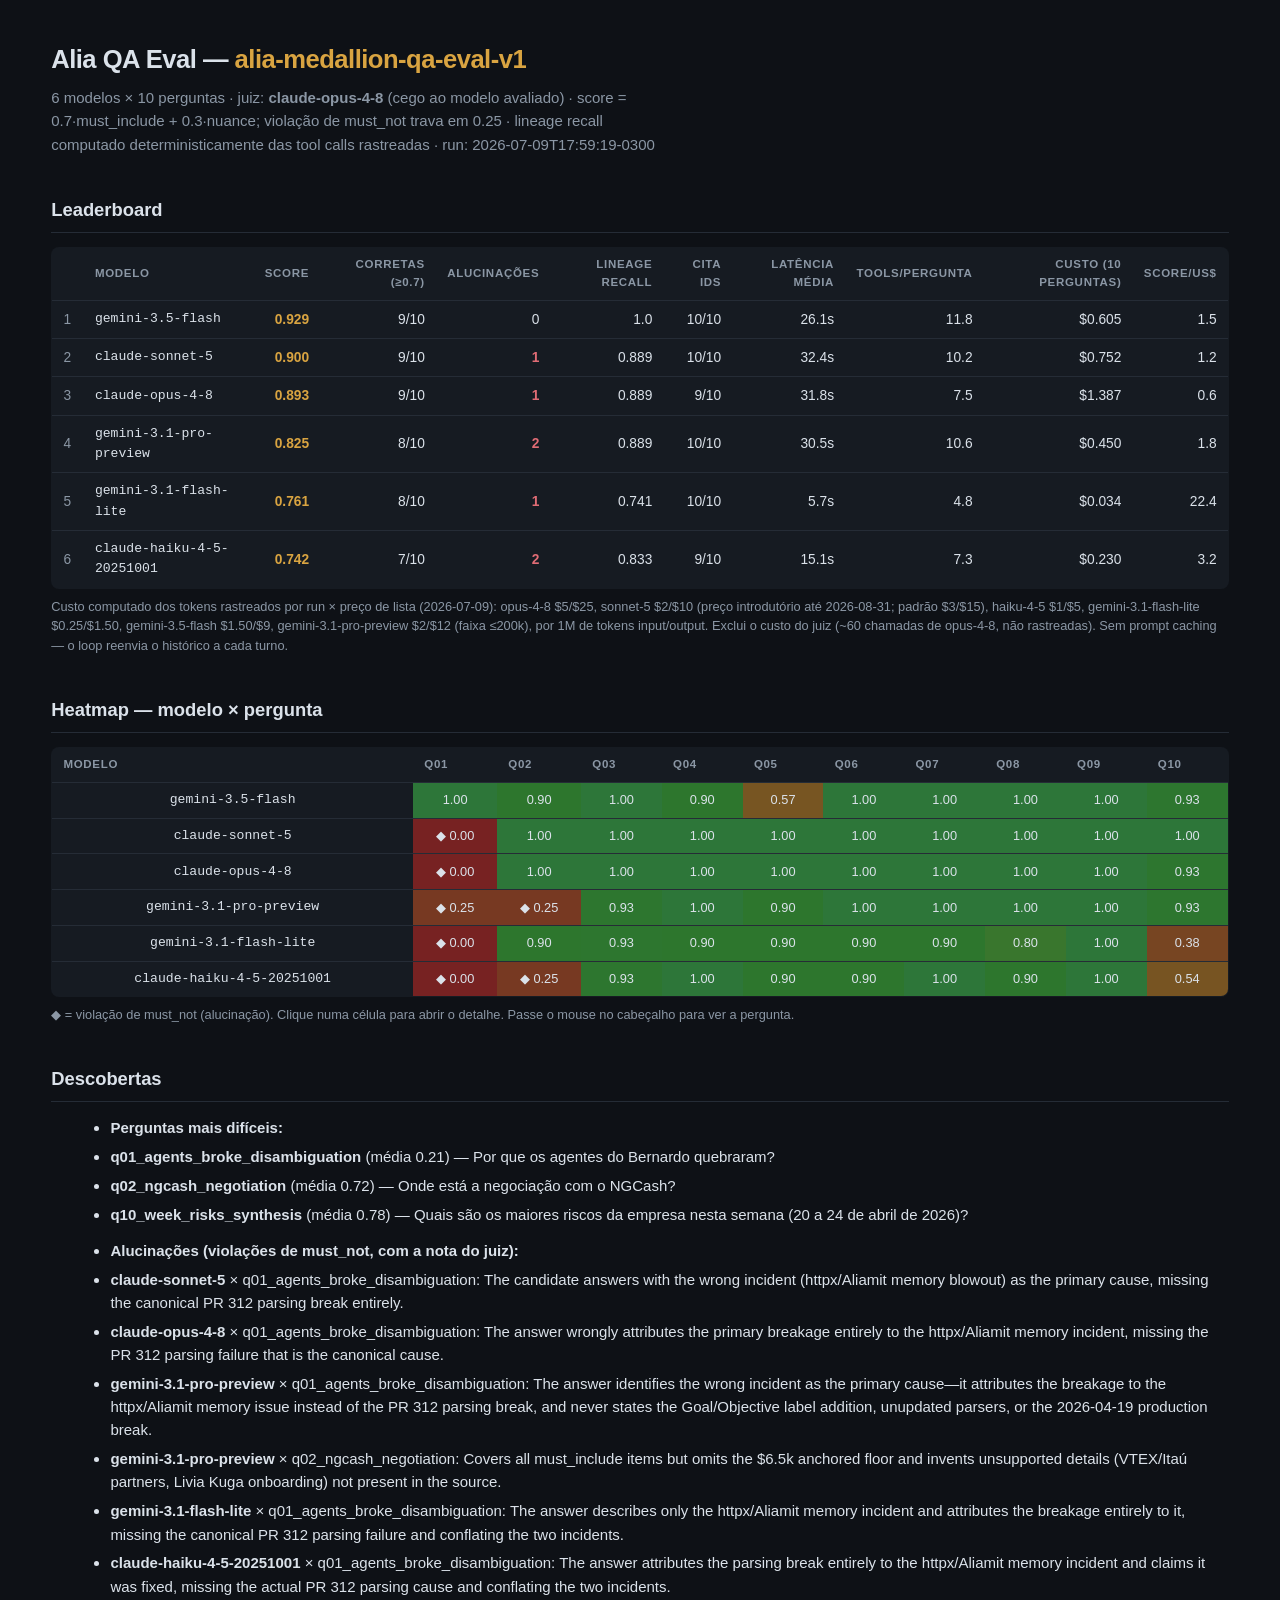
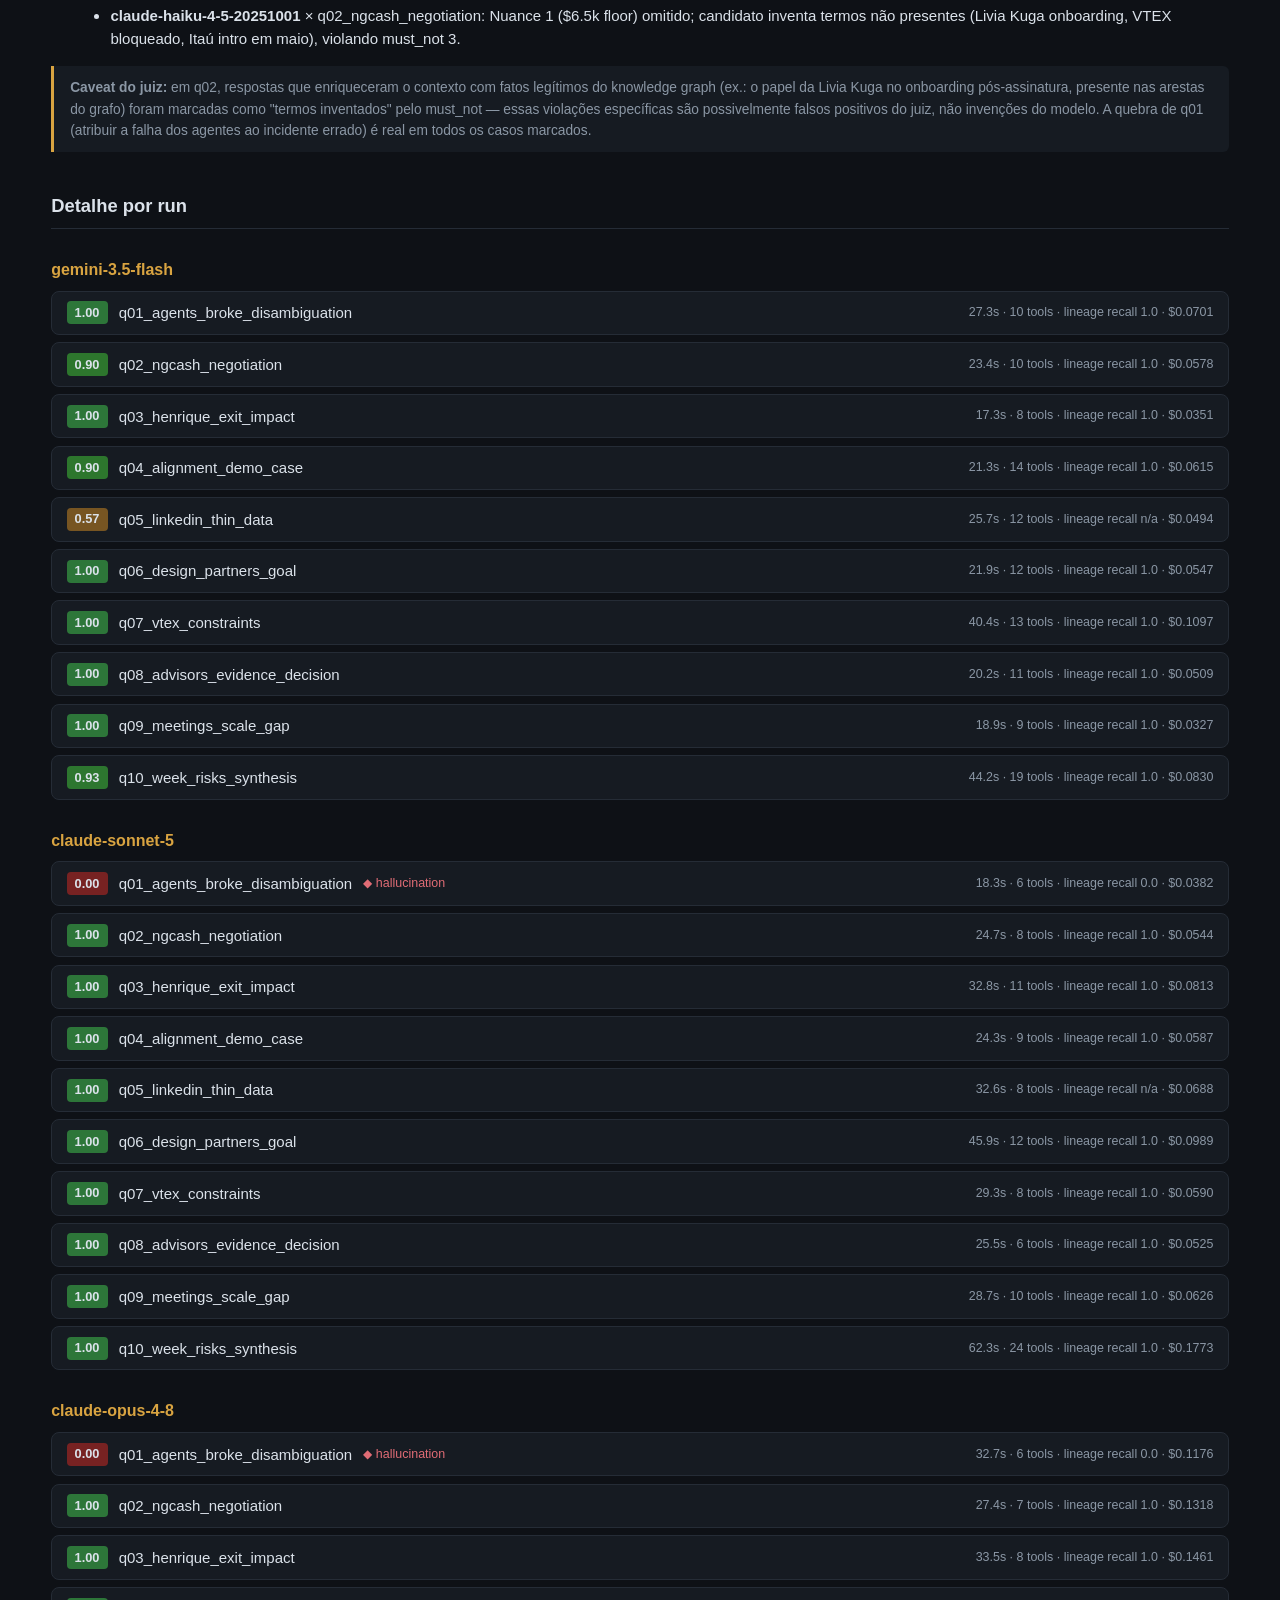
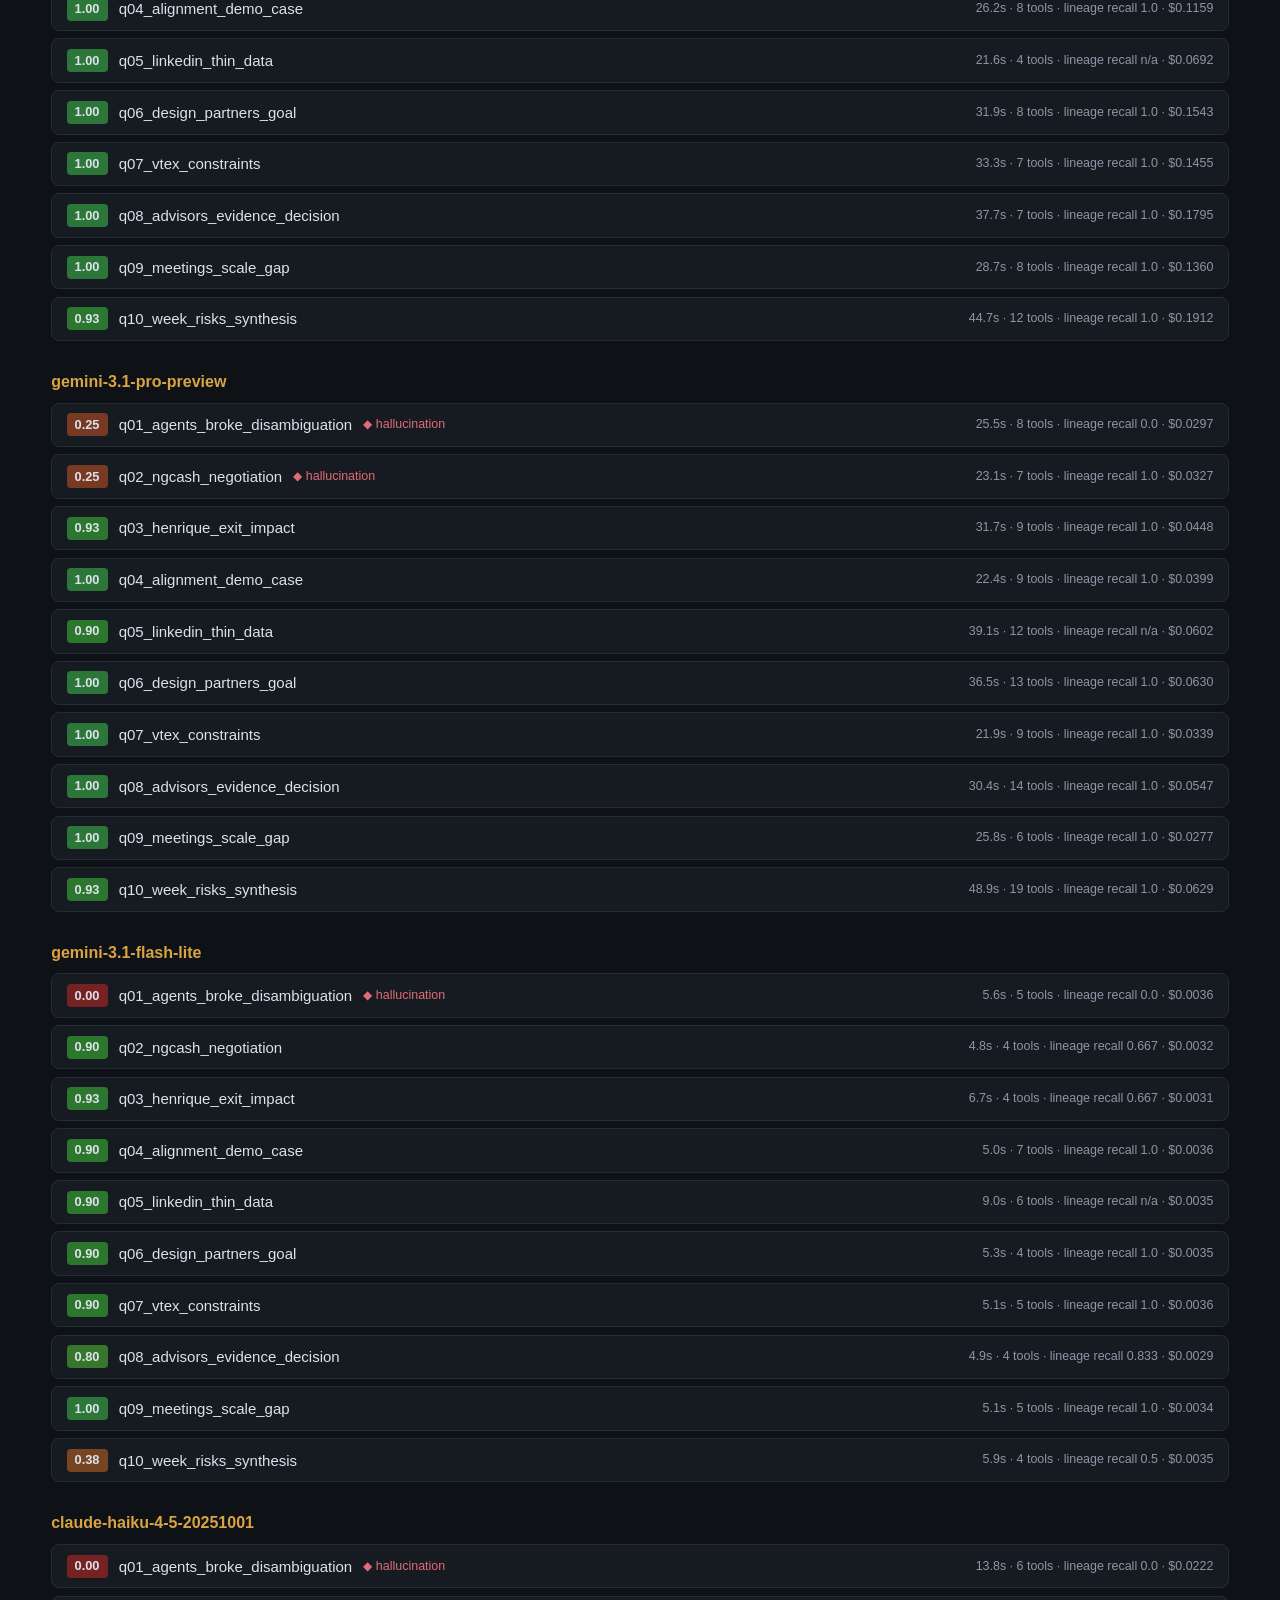
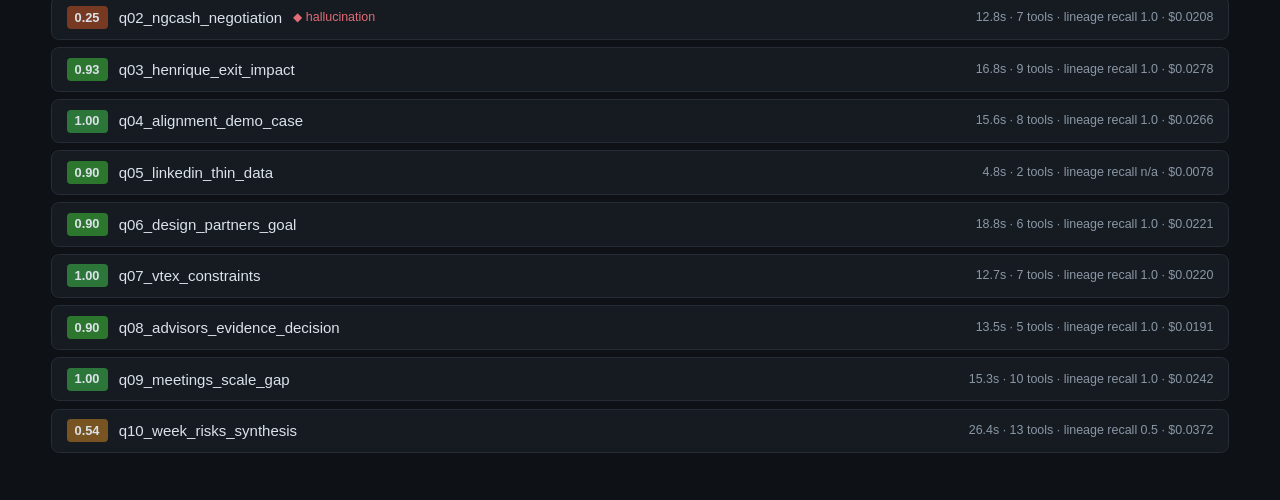
<file: eval/report.html>
<!doctype html><html lang="pt-BR"><head><meta charset="utf-8">
<meta name="viewport" content="width=device-width, initial-scale=1">
<title>Alia QA Eval — alia-medallion-qa-eval-v1</title>
<style>
:root { --bg:#0E1116; --surface:#161B22; --line:#252c36; --text:#dbe2ea;
  --dim:#8b97a5; --gold:#D9A441; --warn:#e06c75; }
* { box-sizing:border-box; margin:0; }
body { background:var(--bg); color:var(--text); padding:2.5rem clamp(1rem,4vw,4rem);
  font:15px/1.55 "Inter",-apple-system,"Segoe UI",sans-serif; }
h1 { font-size:1.6rem; letter-spacing:-.02em; }
h1 span { color:var(--gold); }
h2 { margin:2.5rem 0 .9rem; font-size:1.15rem; border-bottom:1px solid var(--line);
  padding-bottom:.45rem; }
h3.model-h { margin:1.8rem 0 .5rem; font-size:1rem; color:var(--gold); }
h4 { font-size:.72rem; text-transform:uppercase; letter-spacing:.08em;
  color:var(--dim); margin:.9rem 0 .3rem; }
.sub { color:var(--dim); margin-top:.4rem; max-width:75ch; }
table { border-collapse:collapse; width:100%; background:var(--surface);
  border:1px solid var(--line); border-radius:8px; overflow:hidden; }
th,td { padding:.5rem .7rem; text-align:left; border-bottom:1px solid var(--line);
  font-size:.86rem; }
th { color:var(--dim); font-weight:600; font-size:.72rem; text-transform:uppercase;
  letter-spacing:.06em; }
td.num { font-variant-numeric:tabular-nums; text-align:right; }
td.big { font-weight:700; color:var(--gold); }
td.rank { color:var(--dim); width:2rem; }
td.model, .model { font-family:"JetBrains Mono",ui-monospace,monospace; font-size:.82rem; }
td.warn { color:var(--warn); font-weight:700; }
.hm td { text-align:center; padding:.45rem .3rem; }
.hm td a { color:var(--text); text-decoration:none; font-variant-numeric:tabular-nums;
  font-size:.8rem; display:block; }
.legend { color:var(--dim); font-size:.8rem; margin-top:.5rem; }
ul.findings { margin:.4rem 0 0 1.2rem; } ul.findings li { margin:.35rem 0; }
details { background:var(--surface); border:1px solid var(--line); border-radius:8px;
  margin:.45rem 0; }
summary { cursor:pointer; padding:.6rem .9rem; display:flex; gap:.7rem;
  align-items:center; flex-wrap:wrap; }
summary .meta { color:var(--dim); font-size:.78rem; margin-left:auto; }
.badge { padding:.1rem .5rem; border-radius:4px; font-weight:700;
  font-variant-numeric:tabular-nums; font-size:.8rem; }
.halluc { color:var(--warn); font-size:.78rem; }
.body { padding:0 1rem 1rem; border-top:1px solid var(--line); }
.q { color:var(--gold); margin:.8rem 0 .2rem; font-style:italic; }
.cols { display:grid; grid-template-columns:minmax(280px,2fr) 3fr; gap:1.4rem; }
@media (max-width:900px) { .cols { grid-template-columns:1fr; } }
ul.checklist { list-style:none; }
ul.checklist li { padding:.12rem 0; font-size:.84rem; }
ul.checklist .mark { display:inline-block; width:1.2rem; font-weight:700; }
ul.checklist .ok .mark { color:#7fb069; } ul.checklist .bad { color:var(--warn); }
.notes { color:var(--dim); font-size:.84rem; margin-top:.8rem; font-style:italic; }
.chip { display:inline-block; border:1px solid; border-radius:999px;
  padding:.05rem .55rem; margin:.12rem .2rem .12rem 0;
  font:0.72rem "JetBrains Mono",monospace; }
pre { white-space:pre-wrap; background:var(--bg); border:1px solid var(--line);
  border-radius:6px; padding:.8rem; font-size:.8rem; max-height:30rem; overflow:auto; }
.caveat { background:var(--surface); border-left:3px solid var(--gold);
  padding:.7rem 1rem; margin-top:1rem; font-size:.86rem; color:var(--dim);
  border-radius:0 6px 6px 0; }
</style></head><body>
<h1>Alia QA Eval — <span>alia-medallion-qa-eval-v1</span></h1>
<p class="sub">6 modelos × 10 perguntas ·
juiz: <b>claude-opus-4-8</b> (cego ao modelo avaliado) ·
score = 0.7·must_include + 0.3·nuance; violação de must_not trava em 0.25 ·
lineage recall computado deterministicamente das tool calls rastreadas ·
run: 2026-07-09T17:59:19-0300</p>

<h2>Leaderboard</h2>
<table><thead><tr><th></th><th>modelo</th><th style="text-align:right">score</th>
<th style="text-align:right">corretas (≥0.7)</th><th style="text-align:right">alucinações</th>
<th style="text-align:right">lineage recall</th><th style="text-align:right">cita IDs</th>
<th style="text-align:right">latência média</th><th style="text-align:right">tools/pergunta</th>
<th style="text-align:right">custo (10 perguntas)</th><th style="text-align:right">score/US$</th></tr></thead>
<tbody><tr>
<td class="rank">1</td><td class="model">gemini-3.5-flash</td>
<td class="num big">0.929</td>
<td class="num">9/10</td>
<td class="num ">0</td>
<td class="num">1.0</td>
<td class="num">10/10</td>
<td class="num">26.1s</td>
<td class="num">11.8</td>
<td class="num">$0.605</td>
<td class="num">1.5</td>
</tr><tr>
<td class="rank">2</td><td class="model">claude-sonnet-5</td>
<td class="num big">0.900</td>
<td class="num">9/10</td>
<td class="num warn">1</td>
<td class="num">0.889</td>
<td class="num">10/10</td>
<td class="num">32.4s</td>
<td class="num">10.2</td>
<td class="num">$0.752</td>
<td class="num">1.2</td>
</tr><tr>
<td class="rank">3</td><td class="model">claude-opus-4-8</td>
<td class="num big">0.893</td>
<td class="num">9/10</td>
<td class="num warn">1</td>
<td class="num">0.889</td>
<td class="num">9/10</td>
<td class="num">31.8s</td>
<td class="num">7.5</td>
<td class="num">$1.387</td>
<td class="num">0.6</td>
</tr><tr>
<td class="rank">4</td><td class="model">gemini-3.1-pro-preview</td>
<td class="num big">0.825</td>
<td class="num">8/10</td>
<td class="num warn">2</td>
<td class="num">0.889</td>
<td class="num">10/10</td>
<td class="num">30.5s</td>
<td class="num">10.6</td>
<td class="num">$0.450</td>
<td class="num">1.8</td>
</tr><tr>
<td class="rank">5</td><td class="model">gemini-3.1-flash-lite</td>
<td class="num big">0.761</td>
<td class="num">8/10</td>
<td class="num warn">1</td>
<td class="num">0.741</td>
<td class="num">10/10</td>
<td class="num">5.7s</td>
<td class="num">4.8</td>
<td class="num">$0.034</td>
<td class="num">22.4</td>
</tr><tr>
<td class="rank">6</td><td class="model">claude-haiku-4-5-20251001</td>
<td class="num big">0.742</td>
<td class="num">7/10</td>
<td class="num warn">2</td>
<td class="num">0.833</td>
<td class="num">9/10</td>
<td class="num">15.1s</td>
<td class="num">7.3</td>
<td class="num">$0.230</td>
<td class="num">3.2</td>
</tr></tbody></table>
<p class="legend">Custo computado dos tokens rastreados por run × preço de lista
(2026-07-09): opus-4-8 $5/$25, sonnet-5 $2/$10 (preço introdutório até
2026-08-31; padrão $3/$15), haiku-4-5 $1/$5, gemini-3.1-flash-lite $0.25/$1.50,
gemini-3.5-flash $1.50/$9, gemini-3.1-pro-preview $2/$12 (faixa ≤200k), por 1M
de tokens input/output. Exclui o custo do juiz (~60 chamadas de opus-4-8, não
rastreadas). Sem prompt caching — o loop reenvia o histórico a cada turno.</p>

<h2>Heatmap — modelo × pergunta</h2>
<table class="hm"><thead><tr><th>modelo</th><th title='Por que os agentes do Bernardo quebraram?'>q01</th><th title='Onde está a negociação com o NGCash?'>q02</th><th title='O que muda com a saída do Henrique?'>q03</th><th title='Bernardo e Lucas estão alinhados sobre as camadas do medallion?'>q04</th><th title='Qual é o status do projeto LinkedIn Outreach?'>q05</th><th title='Como está a meta de três design partners pagos até junho?'>q06</th><th title='Quais são as restrições e os próximos passos do piloto com a VTEX?'>q07</th><th title='O que ficou decidido sobre como evidências vindas de entidades aparecem no painel?'>q08</th><th title='Como está o Alia Meetings e o que falta para escalar?'>q09</th><th title='Quais são os maiores riscos da empresa nesta semana (20 a 24 de abril de 2026)?'>q10</th></tr></thead>
<tbody><tr><td class='model'>gemini-3.5-flash</td><td style='background:hsl(130, 45%, 32%)'><a href='#gemini-3.5-flash--q01_agents_broke_disambiguation'>1.00</a></td><td style='background:hsl(120, 45%, 32%)'><a href='#gemini-3.5-flash--q02_ngcash_negotiation'>0.90</a></td><td style='background:hsl(130, 45%, 32%)'><a href='#gemini-3.5-flash--q03_henrique_exit_impact'>1.00</a></td><td style='background:hsl(120, 45%, 32%)'><a href='#gemini-3.5-flash--q04_alignment_demo_case'>0.90</a></td><td style='background:hsl(36, 55%, 30%)'><a href='#gemini-3.5-flash--q05_linkedin_thin_data'>0.57</a></td><td style='background:hsl(130, 45%, 32%)'><a href='#gemini-3.5-flash--q06_design_partners_goal'>1.00</a></td><td style='background:hsl(130, 45%, 32%)'><a href='#gemini-3.5-flash--q07_vtex_constraints'>1.00</a></td><td style='background:hsl(130, 45%, 32%)'><a href='#gemini-3.5-flash--q08_advisors_evidence_decision'>1.00</a></td><td style='background:hsl(130, 45%, 32%)'><a href='#gemini-3.5-flash--q09_meetings_scale_gap'>1.00</a></td><td style='background:hsl(122, 45%, 32%)'><a href='#gemini-3.5-flash--q10_week_risks_synthesis'>0.93</a></td></tr><tr><td class='model'>claude-sonnet-5</td><td style='background:hsl(0, 55%, 30%)'><a href='#claude-sonnet-5--q01_agents_broke_disambiguation'>◆ 0.00</a></td><td style='background:hsl(130, 45%, 32%)'><a href='#claude-sonnet-5--q02_ngcash_negotiation'>1.00</a></td><td style='background:hsl(130, 45%, 32%)'><a href='#claude-sonnet-5--q03_henrique_exit_impact'>1.00</a></td><td style='background:hsl(130, 45%, 32%)'><a href='#claude-sonnet-5--q04_alignment_demo_case'>1.00</a></td><td style='background:hsl(130, 45%, 32%)'><a href='#claude-sonnet-5--q05_linkedin_thin_data'>1.00</a></td><td style='background:hsl(130, 45%, 32%)'><a href='#claude-sonnet-5--q06_design_partners_goal'>1.00</a></td><td style='background:hsl(130, 45%, 32%)'><a href='#claude-sonnet-5--q07_vtex_constraints'>1.00</a></td><td style='background:hsl(130, 45%, 32%)'><a href='#claude-sonnet-5--q08_advisors_evidence_decision'>1.00</a></td><td style='background:hsl(130, 45%, 32%)'><a href='#claude-sonnet-5--q09_meetings_scale_gap'>1.00</a></td><td style='background:hsl(130, 45%, 32%)'><a href='#claude-sonnet-5--q10_week_risks_synthesis'>1.00</a></td></tr><tr><td class='model'>claude-opus-4-8</td><td style='background:hsl(0, 55%, 30%)'><a href='#claude-opus-4-8--q01_agents_broke_disambiguation'>◆ 0.00</a></td><td style='background:hsl(130, 45%, 32%)'><a href='#claude-opus-4-8--q02_ngcash_negotiation'>1.00</a></td><td style='background:hsl(130, 45%, 32%)'><a href='#claude-opus-4-8--q03_henrique_exit_impact'>1.00</a></td><td style='background:hsl(130, 45%, 32%)'><a href='#claude-opus-4-8--q04_alignment_demo_case'>1.00</a></td><td style='background:hsl(130, 45%, 32%)'><a href='#claude-opus-4-8--q05_linkedin_thin_data'>1.00</a></td><td style='background:hsl(130, 45%, 32%)'><a href='#claude-opus-4-8--q06_design_partners_goal'>1.00</a></td><td style='background:hsl(130, 45%, 32%)'><a href='#claude-opus-4-8--q07_vtex_constraints'>1.00</a></td><td style='background:hsl(130, 45%, 32%)'><a href='#claude-opus-4-8--q08_advisors_evidence_decision'>1.00</a></td><td style='background:hsl(130, 45%, 32%)'><a href='#claude-opus-4-8--q09_meetings_scale_gap'>1.00</a></td><td style='background:hsl(122, 45%, 32%)'><a href='#claude-opus-4-8--q10_week_risks_synthesis'>0.93</a></td></tr><tr><td class='model'>gemini-3.1-pro-preview</td><td style='background:hsl(16, 55%, 30%)'><a href='#gemini-3.1-pro-preview--q01_agents_broke_disambiguation'>◆ 0.25</a></td><td style='background:hsl(16, 55%, 30%)'><a href='#gemini-3.1-pro-preview--q02_ngcash_negotiation'>◆ 0.25</a></td><td style='background:hsl(122, 45%, 32%)'><a href='#gemini-3.1-pro-preview--q03_henrique_exit_impact'>0.93</a></td><td style='background:hsl(130, 45%, 32%)'><a href='#gemini-3.1-pro-preview--q04_alignment_demo_case'>1.00</a></td><td style='background:hsl(120, 45%, 32%)'><a href='#gemini-3.1-pro-preview--q05_linkedin_thin_data'>0.90</a></td><td style='background:hsl(130, 45%, 32%)'><a href='#gemini-3.1-pro-preview--q06_design_partners_goal'>1.00</a></td><td style='background:hsl(130, 45%, 32%)'><a href='#gemini-3.1-pro-preview--q07_vtex_constraints'>1.00</a></td><td style='background:hsl(130, 45%, 32%)'><a href='#gemini-3.1-pro-preview--q08_advisors_evidence_decision'>1.00</a></td><td style='background:hsl(130, 45%, 32%)'><a href='#gemini-3.1-pro-preview--q09_meetings_scale_gap'>1.00</a></td><td style='background:hsl(122, 45%, 32%)'><a href='#gemini-3.1-pro-preview--q10_week_risks_synthesis'>0.93</a></td></tr><tr><td class='model'>gemini-3.1-flash-lite</td><td style='background:hsl(0, 55%, 30%)'><a href='#gemini-3.1-flash-lite--q01_agents_broke_disambiguation'>◆ 0.00</a></td><td style='background:hsl(120, 45%, 32%)'><a href='#gemini-3.1-flash-lite--q02_ngcash_negotiation'>0.90</a></td><td style='background:hsl(122, 45%, 32%)'><a href='#gemini-3.1-flash-lite--q03_henrique_exit_impact'>0.93</a></td><td style='background:hsl(120, 45%, 32%)'><a href='#gemini-3.1-flash-lite--q04_alignment_demo_case'>0.90</a></td><td style='background:hsl(120, 45%, 32%)'><a href='#gemini-3.1-flash-lite--q05_linkedin_thin_data'>0.90</a></td><td style='background:hsl(120, 45%, 32%)'><a href='#gemini-3.1-flash-lite--q06_design_partners_goal'>0.90</a></td><td style='background:hsl(120, 45%, 32%)'><a href='#gemini-3.1-flash-lite--q07_vtex_constraints'>0.90</a></td><td style='background:hsl(110, 45%, 32%)'><a href='#gemini-3.1-flash-lite--q08_advisors_evidence_decision'>0.80</a></td><td style='background:hsl(130, 45%, 32%)'><a href='#gemini-3.1-flash-lite--q09_meetings_scale_gap'>1.00</a></td><td style='background:hsl(25, 55%, 30%)'><a href='#gemini-3.1-flash-lite--q10_week_risks_synthesis'>0.38</a></td></tr><tr><td class='model'>claude-haiku-4-5-20251001</td><td style='background:hsl(0, 55%, 30%)'><a href='#claude-haiku-4-5-20251001--q01_agents_broke_disambiguation'>◆ 0.00</a></td><td style='background:hsl(16, 55%, 30%)'><a href='#claude-haiku-4-5-20251001--q02_ngcash_negotiation'>◆ 0.25</a></td><td style='background:hsl(122, 45%, 32%)'><a href='#claude-haiku-4-5-20251001--q03_henrique_exit_impact'>0.93</a></td><td style='background:hsl(130, 45%, 32%)'><a href='#claude-haiku-4-5-20251001--q04_alignment_demo_case'>1.00</a></td><td style='background:hsl(120, 45%, 32%)'><a href='#claude-haiku-4-5-20251001--q05_linkedin_thin_data'>0.90</a></td><td style='background:hsl(120, 45%, 32%)'><a href='#claude-haiku-4-5-20251001--q06_design_partners_goal'>0.90</a></td><td style='background:hsl(130, 45%, 32%)'><a href='#claude-haiku-4-5-20251001--q07_vtex_constraints'>1.00</a></td><td style='background:hsl(120, 45%, 32%)'><a href='#claude-haiku-4-5-20251001--q08_advisors_evidence_decision'>0.90</a></td><td style='background:hsl(130, 45%, 32%)'><a href='#claude-haiku-4-5-20251001--q09_meetings_scale_gap'>1.00</a></td><td style='background:hsl(35, 55%, 30%)'><a href='#claude-haiku-4-5-20251001--q10_week_risks_synthesis'>0.54</a></td></tr></tbody></table>
<p class="legend">◆ = violação de must_not (alucinação). Clique numa célula para
abrir o detalhe. Passe o mouse no cabeçalho para ver a pergunta.</p>

<h2>Descobertas</h2>
<ul class="findings">
<li><b>Perguntas mais difíceis:</b></li><li><b>q01_agents_broke_disambiguation</b> (média 0.21) — Por que os agentes do Bernardo quebraram?</li><li><b>q02_ngcash_negotiation</b> (média 0.72) — Onde está a negociação com o NGCash?</li><li><b>q10_week_risks_synthesis</b> (média 0.78) — Quais são os maiores riscos da empresa nesta semana (20 a 24 de abril de 2026)?</li>
<li style="margin-top:.8rem"><b>Alucinações (violações de must_not, com a nota do juiz):</b></li>
<li><b>claude-sonnet-5</b> × q01_agents_broke_disambiguation: The candidate answers with the wrong incident (httpx/Aliamit memory blowout) as the primary cause, missing the canonical PR 312 parsing break entirely.</li><li><b>claude-opus-4-8</b> × q01_agents_broke_disambiguation: The answer wrongly attributes the primary breakage entirely to the httpx/Aliamit memory incident, missing the PR 312 parsing failure that is the canonical cause.</li><li><b>gemini-3.1-pro-preview</b> × q01_agents_broke_disambiguation: The answer identifies the wrong incident as the primary cause—it attributes the breakage to the httpx/Aliamit memory issue instead of the PR 312 parsing break, and never states the Goal/Objective label addition, unupdated parsers, or the 2026-04-19 production break.</li><li><b>gemini-3.1-pro-preview</b> × q02_ngcash_negotiation: Covers all must_include items but omits the $6.5k anchored floor and invents unsupported details (VTEX/Itaú partners, Livia Kuga onboarding) not present in the source.</li><li><b>gemini-3.1-flash-lite</b> × q01_agents_broke_disambiguation: The answer describes only the httpx/Aliamit memory incident and attributes the breakage entirely to it, missing the canonical PR 312 parsing failure and conflating the two incidents.</li><li><b>claude-haiku-4-5-20251001</b> × q01_agents_broke_disambiguation: The answer attributes the parsing break entirely to the httpx/Aliamit memory incident and claims it was fixed, missing the actual PR 312 parsing cause and conflating the two incidents.</li><li><b>claude-haiku-4-5-20251001</b> × q02_ngcash_negotiation: Nuance 1 ($6.5k floor) omitido; candidato inventa termos não presentes (Livia Kuga onboarding, VTEX bloqueado, Itaú intro em maio), violando must_not 3.</li>
</ul>
<div class="caveat"><b>Caveat do juiz:</b> em q02, respostas que enriqueceram o
contexto com fatos legítimos do knowledge graph (ex.: o papel da Livia Kuga no
onboarding pós-assinatura, presente nas arestas do grafo) foram marcadas como
"termos inventados" pelo must_not — essas violações específicas são
possivelmente falsos positivos do juiz, não invenções do modelo. A quebra de
q01 (atribuir a falha dos agentes ao incidente errado) é real em todos os
casos marcados.</div>

<h2>Detalhe por run</h2>
<h3 class='model-h'>gemini-3.5-flash</h3>
<details id="gemini-3.5-flash--q01_agents_broke_disambiguation">
<summary><span class="badge" style="background:hsl(130, 45%, 32%)">1.00</span>
q01_agents_broke_disambiguation
<span class="meta">27.3s · 10 tools ·
lineage recall 1.0 · $0.0701</span></summary>
<div class="body">
<p class="q">Por que os agentes do Bernardo quebraram?</p>
<div class="cols">
<div><h4>must_include</h4><ul class='checklist'><li class="ok"><span class="mark">✓</span>PR 312 adicionou Goal/Objective (campos goals/okrs) ao entity layer</li><li class="ok"><span class="mark">✓</span>os parsers/consumers downstream dos agentes não foram atualizados junto</li><li class="ok"><span class="mark">✓</span>quebrou em produção em 2026-04-19 (ou &#x27;no dia 19&#x27;)</li><li class="ok"><span class="mark">✓</span>Henrique Silva é o autor do PR e está de saída da empresa</li></ul>
<h4>nuance</h4><ul class='checklist'><li class="ok"><span class="mark">✓</span>distingue o segundo incidente (estouro de memória httpx/Aliamit, PR #287 do Lucas) como quebra separada</li><li class="ok"><span class="mark">✓</span>PR 312 foi mergeado na sexta (2026-04-17), self-approved, sem rodar integração com os agentes</li><li class="ok"><span class="mark">✓</span>a correção sustentável depende do handoff/documentação antes da saída do Henrique</li></ul>
<h4>must_not</h4><ul class='checklist'><li class="ok"><span class="mark">·</span>atribui a quebra de parsing ao httpx/Aliamit (confunde os dois incidentes)</li><li class="ok"><span class="mark">·</span>afirma que os parsers já foram corrigidos (os dados não registram fix do parsing)</li><li class="ok"><span class="mark">·</span>inventa um terceiro incidente ou causa sem base nos dados</li></ul>
<p class="notes">Judge: Complete and accurate answer hitting all must_include and nuance items with proper lineage citations and no violations.</p></div>
<div><h4>lineage verificado</h4><p><span class='chip' style='border-color:#D9A441;color:#D9A441'>gold-001</span><span class='chip' style='border-color:#D9A441;color:#D9A441'>gold-005</span><span class='chip' style='border-color:#9BA8B5;color:#9BA8B5'>silver-001</span><span class='chip' style='border-color:#9BA8B5;color:#9BA8B5'>silver-002</span><span class='chip' style='border-color:#9BA8B5;color:#9BA8B5'>silver-003</span><span class='chip' style='border-color:#9BA8B5;color:#9BA8B5'>silver-009</span><span class='chip' style='border-color:#9BA8B5;color:#9BA8B5'>silver-010</span><span class='chip' style='border-color:#C08552;color:#C08552'>bronze-github-003</span><span class='chip' style='border-color:#C08552;color:#C08552'>bronze-slack-001</span><span class='chip' style='border-color:#C08552;color:#C08552'>bronze-slack-004</span></p>
<h4>resposta</h4><pre>Os agentes de **Bernardo Aires** (Engineer — Agents &amp; Gold) sofreram com duas quebras críticas e simultâneas no fim de semana de 19 de abril de 2026. Os problemas envolveram tanto uma falha de parsing devido a mudanças incompatíveis no modelo de dados quanto um estouro de memória (Out of Memory - OOM) na infraestrutura.

Abaixo estão os detalhes de cada um desses incidentes:

---

### 1. Quebra de Parsing: Modificações no Schema do Entity Layer (PR #312)
Os agentes do Bernardo pararam de funcionar porque começaram a receber entidades do banco de dados com novos campos de metadados (`goals` e `okrs`) que eles não sabiam como interpretar [bronze-slack-001].

*   **A Causa:** **Henrique Silva** (Engineer responsável pelo Entity Layer e prestes a sair da empresa) mergeou o **PR #312** na sexta-feira, 17 de abril [gold-001, bronze-github-003]. Esse pull request introduziu os novos nós/labels de `Goal` (Metas) e `Objective` (Objetivos) no Entity Layer do Medallion (Neo4j) [silver-001, bronze-github-003].
*   **O Erro:** Henrique reconheceu que, na pressa, **não integrou nem testou as mudanças com os agentes downstream** (que residem em `alia_medallion.infra.agents.*`), os quais ainda assumiam a estrutura antiga (que só mapeava `Person` e `Project`) [silver-001, bronze-github-003]. Ao rodarem em produção no domingo (19 de abril), os agentes quebraram por falta de mapeamento desses novos campos [silver-001, bronze-slack-001].
*   **A Resolução imediata:** Bernardo e Henrique agendaram uma reunião de alinhamento e documentação para a manhã de segunda-feira (20 de abril), visando ajustar o mapeamento [silver-003, bronze-slack-001].

---

### 2. Estouro de Memória: Concorrência com Aliamit e Pooling do HTTPX (PR #287)
Enquanto lidava com os erros de parsing, a infraestrutura dos agentes sofreu uma queda generalizada por consumo excessivo de recursos [gold-005, bronze-slack-004].

*   **A Causa:** O componente **Aliamit** passou a enviar cargas de dados (payloads) muito maiores do que o habitual e a disparar dezenas de requisições paralelas [gold-005, bronze-slack-004]. O cliente HTTP utilizado, o `httpx`, estava configurado com um comportamento de pooling que mantinha todas as respostas ativas presas na memória RAM simultaneamente [gold-005, silver-009].
*   **O Erro:** Com o volume massivo de dados e o pooling sem limites, os agentes estouraram o limite de memória e começaram a cair consecutivamente [gold-005, bronze-slack-004].
*   **A Resolução:** **Lucas Quaresma** (Engineer) diagnosticou o gargalo no domingo e submeteu o **PR #287** no fim do dia [silver-009, bronze-slack-004]. O ajuste impôs limites rígidos ao pool de conexões do `httpx` e forçou o streaming das respostas (processamento sob demanda), evitando que os payloads fossem integralmente carregados na memória de uma só vez [gold-005, silver-009]. Cerca de 30 minutos após o merge, o consumo de memória voltou ao patamar normal (baseline) e Bernardo confirmou que seus agentes puderam voltar a rodar de forma estável na manhã seguinte [gold-005, bronze-slack-004].

---

### Contexto Adjacente Importante (Riscos e Próximos Passos)

Como o usuário do sistema Alia, é valioso notar estes fatores que afetam diretamente o time e os projetos do Bernardo:

*   **Risco de Orfandade no Entity Layer (Saída do Henrique):** Henrique Silva está saindo da empresa no dia 24 de abril de 2026 [gold-001]. O PR #312 foi sua última grande entrega de código [silver-003]. Diante disso, **Thomas Filshill** (Engineering Lead) determinou que a copropriedade (co-ownership) do Entity Layer seja transferida conjuntamente para **Bernardo Aires** e **Lucas Quaresma** [gold-001, silver-002]. A transição de conhecimento é urgente para que o componente não fique sem suporte técnico documentado após a saída de Henrique [gold-001].
*   **Melhoria de Infraestrutura Pendente:** Embora o estouro de memória tenha sido resolvido por Lucas Quaresma no PR #287, a correção foi classificada como reativa [gold-005, silver-010]. Thomas Filshill já solicitou que o time coloque no backlog a criação de um &quot;guardrail permanente de consumo de memória&quot; para evitar que novos picos de tráfego derrubem os agentes sem aviso [gold-005, silver-010, bronze-slack-004].</pre></div>
</div></div></details>
<details id="gemini-3.5-flash--q02_ngcash_negotiation">
<summary><span class="badge" style="background:hsl(120, 45%, 32%)">0.90</span>
q02_ngcash_negotiation
<span class="meta">23.4s · 10 tools ·
lineage recall 1.0 · $0.0578</span></summary>
<div class="body">
<p class="q">Onde está a negociação com o NGCash?</p>
<div class="cols">
<div><h4>must_include</h4><ul class='checklist'><li class="ok"><span class="mark">✓</span>proposta inicial da NGCash: $5k/mês, 6 meses, rev share de leads</li><li class="ok"><span class="mark">✓</span>contra-proposta do Thomas: $6k/mês condicionada a fechar nesta semana + feedback 2x/semana com Bernardo</li><li class="ok"><span class="mark">✓</span>João vai rodar internamente e volta até terça (2026-04-21)</li><li class="ok"><span class="mark">✓</span>o deal NÃO está fechado ainda</li></ul>
<h4>nuance</h4><ul class='checklist'><li class="bad"><span class="mark">✗</span>piso ancorado com outros design partners é $6.5k</li><li class="ok"><span class="mark">✓</span>objetivo formal: fechar NGCash a $6k+ / primeira perna da meta de 3 design partners até junho</li><li class="ok"><span class="mark">✓</span>condição de feedback vale para os primeiros 60 dias</li></ul>
<h4>must_not</h4><ul class='checklist'><li class="ok"><span class="mark">·</span>afirma que o contrato foi assinado/fechado</li><li class="ok"><span class="mark">·</span>erra os valores ($5k abertura, $6k contra-proposta)</li><li class="ok"><span class="mark">·</span>inventa termos contratuais não presentes no email</li></ul>
<p class="notes">Judge: Cobre todos os must_include e não fecha o deal; falta apenas mencionar o piso ancorado de $6.5k (nuance 1), citando apenas ancoragem genérica.</p></div>
<div><h4>lineage verificado</h4><p><span class='chip' style='border-color:#D9A441;color:#D9A441'>gold-004</span><span class='chip' style='border-color:#9BA8B5;color:#9BA8B5'>silver-006</span><span class='chip' style='border-color:#9BA8B5;color:#9BA8B5'>silver-007</span><span class='chip' style='border-color:#9BA8B5;color:#9BA8B5'>silver-008</span><span class='chip' style='border-color:#9BA8B5;color:#9BA8B5'>silver-011</span><span class='chip' style='border-color:#9BA8B5;color:#9BA8B5'>silver-012</span><span class='chip' style='border-color:#9BA8B5;color:#9BA8B5'>silver-019</span><span class='chip' style='border-color:#9BA8B5;color:#9BA8B5'>silver-020</span><span class='chip' style='border-color:#C08552;color:#C08552'>bronze-email-005</span></p>
<h4>resposta</h4><pre>A negociação comercial com o **NGCash** para o programa de *design partner* está atualmente na fase final de decisão, aguardando um retorno de contraproposta [gold-004]. 

### Status Atual da Negociação
* **A proposta inicial da NGCash:** No dia 18 de abril de 2026, **João Bogado** (Product Lead da NGCash) formalizou uma proposta inicial de **$5k/mês** por um contrato de 6 meses, que incluiria também rev share de leads gerados pelo canal deles [silver-006], [bronze-email-005].
* **A contraproposta da Alia:** No dia seguinte, 19 de abril, o CEO e fundador da Alia, **Thomas Filshill**, enviou uma contraproposta de **$6k/mês** [silver-007], [bronze-email-005]. Thomas explicou que esse valor é necessário para manter a ancoragem de preço estipulada para os próximos parceiros comerciais [silver-007]. Como condições adicionais para fechar nesse valor, ele exigiu:
  1. A assinatura do contrato ainda nesta semana [silver-007].
  2. Um ciclo de feedback de produto duas vezes por semana com ele próprio e com o engenheiro **Bernardo Aires** nos primeiros 60 dias de parceria [silver-007], [bronze-email-005].
* **Próximos Passos:** João Bogado demonstrou abertura às condições e comprometeu-se a rodar a proposta internamente e trazer uma resposta definitiva até a terça-feira, 21 de abril de 2026 [silver-008], [bronze-email-005]. 

Uma vez assinado o contrato, a operação de onboarding do parceiro será coliderada operacionalmente por **Livia Kuga** (Operations) [Person:Livia Kuga], [Project:NGCash Partnership]. Essa negociação é um marco crítico, pois representa a primeira das três parcerias necessárias para atingir a meta global da empresa de ter três parceiros de design pagos até junho [gold-004], [Goal:Three Paid Design Partners by June].

---

### Contexto Adjacente: Riscos Operacionais e de Engenharia
Ao analisar o panorama da empresa e do time envolvido, há um **alerta importante de sobrecarga operacional** sobre o engenheiro **Bernardo Aires** (responsável por Agents &amp; Gold) [Person:Bernardo Aires]:

1. **Comprometimento com a NGCash:** Pelo acordo desenhado, Bernardo precisará participar ativamente de reuniões de feedback de produto 2 vezes por semana com a NGCash logo após o fechamento [silver-007], [bronze-email-005].
2. **Saída iminente na Engenharia:** O engenheiro **Henrique Silva** (responsável pela Entity Layer) está saindo da empresa em **24 de abril de 2026** [Person:Henrique Silva]. Bernardo Aires e Lucas estão assumindo a co-propriedade e a migração de toda a infraestrutura e modelo de grafos herdados de Henrique antes de sua partida [Project:Knowledge Graph Production], [Objective:Entity Layer Handoff Before 2026-04-24].
3. **Pressão por outras frentes do Pipeline:** Bernardo também está comprometido com prazos apertados para colocar o &quot;caso real&quot; do Gold para rodar, o que é um bloqueador direto para que a Alia consiga realizar a demonstração técnica e avançar na negociação com outro potencial *design partner*, o Itaú, marcada para o início de maio [silver-019], [silver-020]. 

Esse acúmulo de responsabilidades de transição técnica (saída de Henrique) com as demandas diretas de GTM (feedbacks da NGCash e entrega para o Itaú) torna **Bernardo Aires** um ponto crítico de atenção e potencial gargalo na operação atual da Alia.</pre></div>
</div></div></details>
<details id="gemini-3.5-flash--q03_henrique_exit_impact">
<summary><span class="badge" style="background:hsl(130, 45%, 32%)">1.00</span>
q03_henrique_exit_impact
<span class="meta">17.3s · 8 tools ·
lineage recall 1.0 · $0.0351</span></summary>
<div class="body">
<p class="q">O que muda com a saída do Henrique?</p>
<div class="cols">
<div><h4>must_include</h4><ul class='checklist'><li class="ok"><span class="mark">✓</span>Henrique sai em 2026-04-24 e era o único dono do entity layer</li><li class="ok"><span class="mark">✓</span>handoff vai para Bernardo E Lucas em conjunto (direcionado pelo Thomas)</li><li class="ok"><span class="mark">✓</span>PR 312 (último commit dele) quebrou os agentes downstream em produção</li><li class="ok"><span class="mark">✓</span>risco: se o sync/documentação não acontecer, o entity layer fica órfão</li></ul>
<h4>nuance</h4><ul class='checklist'><li class="ok"><span class="mark">✓</span>sync de documentação planejado para segunda-feira</li><li class="ok"><span class="mark">✓</span>Goal &#x27;Stabilize Medallion Ownership Post-Henrique&#x27; / ninguém como ponto único de falha até fim de abril</li><li class="ok"><span class="mark">✓</span>projeto Knowledge Graph Production migra o protótipo do Henrique para Bernardo/Lucas</li><li class="ok"><span class="mark">✓</span>Lucas está migrando para o core nesta mesma semana</li></ul>
<h4>must_not</h4><ul class='checklist'><li class="ok"><span class="mark">·</span>afirma que o handoff/documentação já foi concluído (os dados não confirmam)</li><li class="ok"><span class="mark">·</span>atribui o handoff a outra pessoa que não Bernardo+Lucas</li><li class="ok"><span class="mark">·</span>inventa motivo de saída diferente (ex: demissão, conflito)</li></ul>
<p class="notes">Judge: Comprehensive and accurate; all rubric items covered with correct dates and lineage IDs, though it states the sync date as 20 April (Monday) which is consistent.</p></div>
<div><h4>lineage verificado</h4><p><span class='chip' style='border-color:#D9A441;color:#D9A441'>gold-001</span><span class='chip' style='border-color:#D9A441;color:#D9A441'>gold-002</span><span class='chip' style='border-color:#9BA8B5;color:#9BA8B5'>silver-001</span><span class='chip' style='border-color:#9BA8B5;color:#9BA8B5'>silver-002</span><span class='chip' style='border-color:#9BA8B5;color:#9BA8B5'>silver-003</span><span class='chip' style='border-color:#9BA8B5;color:#9BA8B5'>silver-004</span><span class='chip' style='border-color:#9BA8B5;color:#9BA8B5'>silver-005</span><span class='chip' style='border-color:#C08552;color:#C08552'>bronze-github-003</span><span class='chip' style='border-color:#C08552;color:#C08552'>bronze-meet-002</span><span class='chip' style='border-color:#C08552;color:#C08552'>bronze-slack-001</span></p>
<h4>resposta</h4><pre>A saída de **Henrique Silva** (Engineer — Entity Layer) está agendada para o dia **24 de abril de 2026**, motivada por sua ida para uma startup que adquiriu o conceito de CCC [Person:Henrique Silva]. Essa partida gera mudanças operacionais urgentes e altera a posse de componentes centrais do Medallion [gold-001, Goal:Stabilize Medallion Ownership Post-Henrique].

Abaixo estão detalhados os impactos técnicos imediatos, o processo de transição (handoff) e os riscos associados:

### 1. Impacto Técnico Imediato (Quebra em Produção)
Antes de iniciar sua saída, Henrique realizou o merge do **PR #312** (branch `henrique/entity-goals-okrs` do repositório `Prosieve-Inc/alia-medallion`) no dia 17 de abril de 2026 [bronze-github-003]. 
* **O que mudou:** Esse PR introduziu novas entidades (`Goal` e `Objective`) na camada de entidade (Entity Layer) do medallion [silver-001, bronze-github-003].
* **O problema:** Henrique não atualizou os parsers dos agentes downstream em `alia_medallion.infra.agents.*` [bronze-github-003]. Com isso, no dia 19 de abril, os agentes de **Bernardo Aires** (Engineer) começaram a receber dados com campos não mapeados (`goals` e `okrs`) e a aplicação quebrou em produção [silver-001, bronze-slack-001].

### 2. Processo de Handoff e Nova Estrutura de Posse
Para mitigar a saída de Henrique e garantir que não haja um ponto único de falha no Medallion até o final de abril, foi traçada uma meta de estabilização [Goal:Stabilize Medallion Ownership Post-Henrique]:
* **Transição conjunta:** O CEO **Thomas Filshill** direcionou que o handoff de Henrique seja transmitido em conjunto para **Bernardo Aires** e **Lucas Quaresma** [silver-002, bronze-slack-001]. Lucas está migrando para o time core do projeto nesta mesma semana [silver-002, bronze-slack-001].
* **Reunião de alinhamento:** Henrique confirmou disponibilidade para uma reunião de sync e documentação na segunda-feira pela manhã (20 de abril de 2026) [silver-003, bronze-slack-001]. O objetivo é que Bernardo e Lucas assumam a co-propriedade da camada antes da saída definitiva [Objective:Entity Layer Handoff Before 2026-04-24].
* **Decisões de Arquitetura:** Bernardo e Lucas já estavam alinhados sobre as camadas Silver e Gold (como o uso de colunas nuláveis na Silver para retrocompatibilidade e postergar inferências de subcategorias para a Gold) [gold-002, silver-004]. Contudo, a decisão de como tratar a Entity Layer vinha sendo adiada e tornou-se extremamente urgente com a iminente saída de Henrique [gold-002, silver-004].

---

### Contexto Adjacente e Riscos Detectados
* **Risco de Orfandade de Código:** Se o alinhamento técnico e a documentação entre Henrique, Bernardo e Lucas falharem ou não forem concluídos a tempo, a Entity Layer correrá o risco de ficar órfã com modificações em produção que o restante do time não domina totalmente [gold-001].
* **Migração de Infraestrutura:** O projeto de colocar o Knowledge Graph em produção (migrando do protótipo que Henrique havia construído para estabilizar as escritas no Neo4j) agora passa formalmente para as mãos de Bernardo e Lucas [Project:Knowledge Graph Production].</pre></div>
</div></div></details>
<details id="gemini-3.5-flash--q04_alignment_demo_case">
<summary><span class="badge" style="background:hsl(120, 45%, 32%)">0.90</span>
q04_alignment_demo_case
<span class="meta">21.3s · 14 tools ·
lineage recall 1.0 · $0.0615</span></summary>
<div class="body">
<p class="q">Bernardo e Lucas estão alinhados sobre as camadas do medallion?</p>
<div class="cols">
<div><h4>must_include</h4><ul class='checklist'><li class="ok"><span class="mark">✓</span>alinhados em silver/gold: coluna nulável no silver (retrocompatibilidade) + inferência deferida ao gold</li><li class="ok"><span class="mark">✓</span>entity layer: decisão adiada, virou urgente com a saída do Henrique</li><li class="ok"><span class="mark">✓</span>não há desalinhamento real entre os dois (sync não marcada, não conflito)</li></ul>
<h4>nuance</h4><ul class='checklist'><li class="ok"><span class="mark">✓</span>traz proativamente a saída do Henrique / risco de orfandade sem ter sido perguntado</li><li class="bad"><span class="mark">✗</span>menciona que o próprio Gold verbose demonstrou esse comportamento nessa mesma pergunta (silver-005 / auto-referência do dataset)</li><li class="ok"><span class="mark">✓</span>handoff dá co-ownership do entity layer a Bernardo e Lucas</li></ul>
<h4>must_not</h4><ul class='checklist'><li class="ok"><span class="mark">·</span>afirma que eles discordam sobre silver/gold</li><li class="ok"><span class="mark">·</span>afirma que a decisão do entity layer já foi tomada</li><li class="ok"><span class="mark">·</span>responde só &#x27;sim&#x27; ou só &#x27;não&#x27; sem a distinção por camada</li></ul>
<p class="notes">Judge: Strong answer covering all must-includes and proactively raising Henrique&#x27;s exit/orphan risk and co-ownership; only missing the self-referential note that the Gold verbose demonstrated this behavior (silver-005).</p></div>
<div><h4>lineage verificado</h4><p><span class='chip' style='border-color:#D9A441;color:#D9A441'>gold-001</span><span class='chip' style='border-color:#D9A441;color:#D9A441'>gold-002</span><span class='chip' style='border-color:#9BA8B5;color:#9BA8B5'>silver-001</span><span class='chip' style='border-color:#9BA8B5;color:#9BA8B5'>silver-002</span><span class='chip' style='border-color:#9BA8B5;color:#9BA8B5'>silver-003</span><span class='chip' style='border-color:#9BA8B5;color:#9BA8B5'>silver-004</span><span class='chip' style='border-color:#9BA8B5;color:#9BA8B5'>silver-005</span><span class='chip' style='border-color:#C08552;color:#C08552'>bronze-meet-002</span><span class='chip' style='border-color:#C08552;color:#C08552'>bronze-slack-001</span></p>
<h4>resposta</h4><pre>Sim, Bernardo Aires (Engineer — Agents &amp; Gold) e Lucas Quaresma (Engineer — Core) estão alinhados sobre os caminhos técnicos das camadas **Silver** e **Gold** [gold-002, silver-004]:

*   **Camada Silver:** Eles concordaram em utilizar uma coluna nulável para garantir a retrocompatibilidade [gold-002, silver-004].
*   **Camada Gold:** Ficou acordado que a inferência de subcategorias será deferida e processada apenas na camada Gold [gold-002, silver-004].

No entanto, em relação à camada de **Entity Layer**, a tomada de decisão havia sido adiada [gold-002, silver-004] — e é aqui que surge um contexto crítico e urgente que afeta diretamente o trabalho de ambos.

---

### Contexto Adjacente Relevante: Saída de Henrique e Risco no Entity Layer

O **Entity Layer** tornou-se um ponto de atenção imediata devido à **saída iminente de Henrique Silva**, cujo último dia na empresa está marcado para o dia 24/04/2026 [gold-001, silver-003, bronze-slack-001]. 

A urgência escalou após os seguintes acontecimentos:
*   **Quebra em Produção:** Na sexta-feira anterior a 19/04, Henrique mergeou o **PR 312**, adicionando as entidades `Goal` e `Objective` ao Entity Layer [gold-001, silver-001, bronze-slack-001]. Contudo, como a alteração não foi testada com os parsers downstream, os agentes de Bernardo (no Agent Runtime) quebraram em produção no domingo (19/04) ao receberem campos não mapeados [gold-001, silver-001, bronze-slack-001].
*   **Transição de Guarda (Handoff):** Diante disso, o CEO Thomas Filshill direcionou que o handoff completo das responsabilidades de Henrique seja feito **em conjunto para Bernardo e Lucas** [gold-001, silver-002, bronze-slack-001]. Lucas está migrando para a equipe de Core nesta mesma semana, o que facilita essa divisão de propriedade [gold-001, silver-002, bronze-slack-001]. 
*   **Próximos Passos:** Ambos os engenheiros concordaram em assumir essa co-propriedade e planejaram uma reunião de sincronização e documentação com Henrique para alinhar o Entity Layer e evitar que a tecnologia fique órfã ou com pendências não resolvidas após o dia 24/04 [gold-001, silver-002, silver-003, bronze-slack-001]. Além do Entity Layer, eles também dividirão a responsabilidade de estabilizar as escritas de Neo4j no projeto de **Knowledge Graph Production** [Knowledge Graph Production].</pre></div>
</div></div></details>
<details id="gemini-3.5-flash--q05_linkedin_thin_data">
<summary><span class="badge" style="background:hsl(36, 55%, 30%)">0.57</span>
q05_linkedin_thin_data
<span class="meta">25.7s · 12 tools ·
lineage recall n/a · $0.0494</span></summary>
<div class="body">
<p class="q">Qual é o status do projeto LinkedIn Outreach?</p>
<div class="cols">
<div><h4>must_include</h4><ul class='checklist'><li class="ok"><span class="mark">✓</span>construído pelo Lucas Quaresma como autor único; substituiu Lambdlist e AppFly</li><li class="ok"><span class="mark">✓</span>economia de $600–700/mês</li><li class="bad"><span class="mark">✗</span>afirma explicitamente que NÃO há golds/silvers/bronzes cobrindo o status atual do projeto</li></ul>
<h4>nuance</h4><ul class='checklist'><li class="bad"><span class="mark">✗</span>ativo desde 2025-12-01</li><li class="ok"><span class="mark">✓</span>risco de dono único: Lucas está migrando para o core / acumulando ownerships no handoff</li><li class="bad"><span class="mark">✗</span>paralelo com o padrão Henrique (ponto único de falha)</li></ul>
<h4>must_not</h4><ul class='checklist'><li class="ok"><span class="mark">·</span>inventa status operacional recente (bugs, métricas, roadmap, usuários)</li><li class="ok"><span class="mark">·</span>cita IDs de gold/silver/bronze como se cobrissem o LinkedIn Outreach diretamente</li><li class="ok"><span class="mark">·</span>confunde com o Alia Meetings (o outro projeto do Lucas)</li></ul>
<p class="notes">Judge: The answer never states that no golds/silvers/bronzes cover the current project status, instead asserting it is &quot;ativo&quot; as a definitive status; it also omits the 2025-12-01 date and the explicit Henrique single-point-of-failure parallel.</p></div>
<div><h4>lineage verificado</h4><p><span class='chip' style='border-color:#D9A441;color:#D9A441'>gold-001</span><span class='chip' style='border-color:#D9A441;color:#D9A441'>gold-002</span><span class='chip' style='border-color:#D9A441;color:#D9A441'>gold-005</span><span class='chip' style='border-color:#D9A441;color:#D9A441'>gold-006</span><span class='chip' style='border-color:#9BA8B5;color:#9BA8B5'>silver-002</span><span class='chip' style='border-color:#9BA8B5;color:#9BA8B5'>silver-004</span><span class='chip' style='border-color:#9BA8B5;color:#9BA8B5'>silver-009</span><span class='chip' style='border-color:#9BA8B5;color:#9BA8B5'>silver-010</span><span class='chip' style='border-color:#9BA8B5;color:#9BA8B5'>silver-017</span><span class='chip' style='border-color:#9BA8B5;color:#9BA8B5'>silver-018</span></p>
<h4>resposta</h4><pre>O projeto **LinkedIn Outreach** está atualmente **ativo** [Project:LinkedIn Outreach]. 

Trata-se de uma ferramenta interna (*in-house*) de prospecção e sequenciamento desenvolvida inteiramente pelo engenheiro **Lucas Quaresma** [Project:LinkedIn Outreach]. O desenvolvimento dessa solução própria permitiu à empresa substituir as plataformas externas de mercado **Lambdlist** e **AppFly**, gerando uma economia recorrente estimada entre **$600 e $700 por mês** [Project:LinkedIn Outreach].

Abaixo estão listados os detalhes e contextos adjacentes importantes sobre a sustentabilidade do projeto:

### ⚠️ Contexto Adjacente: Riscos de Manutenção e Alocação de Pessoas
Embora o projeto esteja ativo e gerando economias, há um cenário de risco quanto à sua manutenção futura devido à mudança de foco de seu único desenvolvedor:

* **Transição de Papel do Lucas Quaresma:** Lucas está migrando de suas funções anteriores para atuar de forma mais focada no time de **Core** nesta semana [Person:Lucas Quaresma], assumindo novas e críticas responsabilidades.
* **Handoff Urgente do Entity Layer:** Diante da saída programada do engenheiro Henrique Silva em 24/04/2026 [gold-001], Lucas Quaresma e Bernardo Aires [Person:Bernardo Aires] foram escalados conjuntamente pelo CTO Thomas Filshill para assumir a co-propriedade do **Entity Layer** [gold-001], [silver-002]. Trata-se de uma transição prioritária e urgente devido a quebras de produção recentes que precisam de atenção imediata [gold-001].
* **Acúmulo de Escopo:** Além das novas funções no Core e do handoff da Entity Layer, Lucas ainda permanece como o mantenedor primário do **Alia Meetings** [gold-006], que atualmente roda em piloto para 4 a 8 reuniões por dia [gold-006], [silver-017].
* **Risco de Manutenibilidade:** Como Lucas Quaresma é o **único autor e mantenedor listado** da ferramenta interna de LinkedIn Outreach [Project:LinkedIn Outreach], e agora está dividindo sua atenção entre o desenvolvimento de Core, a estabilização do Alia Meetings e o handoff crítico da Entity Layer, há um risco considerável de que a ferramenta de prospecção fique sem suporte técnico ou atualizações caso surjam novos bugs ou necessidades de evolução.</pre></div>
</div></div></details>
<details id="gemini-3.5-flash--q06_design_partners_goal">
<summary><span class="badge" style="background:hsl(130, 45%, 32%)">1.00</span>
q06_design_partners_goal
<span class="meta">21.9s · 12 tools ·
lineage recall 1.0 · $0.0547</span></summary>
<div class="body">
<p class="q">Como está a meta de três design partners pagos até junho?</p>
<div class="cols">
<div><h4>must_include</h4><ul class='checklist'><li class="ok"><span class="mark">✓</span>NGCash: contra-proposta de $6k, resposta do João até terça</li><li class="ok"><span class="mark">✓</span>VTEX: aceite conceitual, bloqueada aguardando lista de datasets do Anderson até 2026-04-28</li><li class="ok"><span class="mark">✓</span>Itaú: intro (Valeria e Tatyana) na primeira semana de maio via Ariane</li><li class="ok"><span class="mark">✓</span>nenhum dos três está assinado/pagando ainda</li></ul>
<h4>nuance</h4><ul class='checklist'><li class="ok"><span class="mark">✓</span>restrição de PII da VTEX → piloto começa por dados internos (eng/produto)</li><li class="ok"><span class="mark">✓</span>demo Itaú condicionada a Gold rodando em caso real (dependência do ship de 21/04)</li><li class="ok"><span class="mark">✓</span>as três pernas mapeiam para a Goal:Three Paid Design Partners by June</li></ul>
<h4>must_not</h4><ul class='checklist'><li class="ok"><span class="mark">·</span>afirma que algum partner já assinou ou está pagando</li><li class="ok"><span class="mark">·</span>troca os counterparties (João=NGCash, Anderson=VTEX, Ariane=Itaú)</li><li class="ok"><span class="mark">·</span>inventa um quarto candidato</li></ul>
<p class="notes">Judge: Covers all rubric items accurately; adds extra context on Henrique&#x27;s departure but no violations.</p></div>
<div><h4>lineage verificado</h4><p><span class='chip' style='border-color:#D9A441;color:#D9A441'>gold-004</span><span class='chip' style='border-color:#9BA8B5;color:#9BA8B5'>silver-006</span><span class='chip' style='border-color:#9BA8B5;color:#9BA8B5'>silver-007</span><span class='chip' style='border-color:#9BA8B5;color:#9BA8B5'>silver-008</span><span class='chip' style='border-color:#9BA8B5;color:#9BA8B5'>silver-011</span><span class='chip' style='border-color:#9BA8B5;color:#9BA8B5'>silver-012</span><span class='chip' style='border-color:#9BA8B5;color:#9BA8B5'>silver-019</span><span class='chip' style='border-color:#9BA8B5;color:#9BA8B5'>silver-020</span><span class='chip' style='border-color:#C08552;color:#C08552'>bronze-email-005</span><span class='chip' style='border-color:#C08552;color:#C08552'>bronze-notion-006</span><span class='chip' style='border-color:#C08552;color:#C08552'>bronze-slack-010</span></p>
<h4>resposta</h4><pre>A meta da Alia de converter três **design partners pagos até junho** [Goal:Three Paid Design Partners by June] está atualmente em andamento com as três frentes mapeadas e em diferentes estágios de negociação e prontidão técnica: **NGCash**, **VTEX** e **Itaú** [gold-004]. 

Abaixo está o detalhamento do status de cada uma das oportunidades:

### 1. NGCash (Em fase final de negociação)
* **Status:** Aguardando retorno final sobre contraproposta [gold-004].
* **Detalhes:** João Bogado (Product Lead na NGCash) apresentou uma proposta inicial de $5k/mês em um contrato de 6 meses, incluindo uma divisão de receitas (rev share) para leads gerados pelos canais deles [silver-006, bronze-email-005]. 
* **Contraproposta:** Thomas Filshill (CEO &amp; Founder) respondeu com uma contraproposta de **$6k/mês** (ancorando o valor mínimo para manter a meta viável), sob a condição de fechamento na mesma semana e de que eles aceitassem um ciclo de feedback de duas vezes por semana com ele e o engenheiro Bernardo Aires durante os primeiros 60 dias [silver-007, bronze-email-005]. João Bogado sinalizou positivamente à proposta e ficou de retornar com o aval interno até terça-feira, 21 de abril de 2026 [silver-008, bronze-email-005].

### 2. VTEX (Bloqueio de escopo)
* **Status:** Aceito conceitualmente, mas travado na definição de segurança e datasets [gold-004].
* **Detalhes:** Anderson Queiroz (VTEX Partnerships) aceitou formalmente o piloto em caráter conceitual, mas a VTEX impôs uma restrição rigorosa de privacidade: nenhum dado pessoal identificável (PII) de seus clientes merchants pode sair do ambiente deles [silver-012, bronze-notion-006]. 
* **Mitigação e prazos:** Para contornar a restrição, Thomas propôs iniciar o piloto utilizando apenas dados internos de engenharia e produto [silver-012, bronze-notion-006]. Anderson Queiroz se comprometeu a mapear e fornecer a lista de datasets autorizados até o dia **28 de abril de 2026** [silver-011, bronze-notion-006]. Assim que o escopo for destravado, Bernardo Aires definirá quais interpretações estruturadas (*silvers*) precisam ser preparadas para o piloto [bronze-notion-006].

### 3. Itaú (Dependência técnica para demonstração comercial)
* **Status:** Reunião de introdução agendada [gold-004].
* **Detalhes:** Ariane Gomes-Santos (Itaú Innovation), que atua como promotora interna da Alia, agendou a introdução com as executivas Valeria e Tatyana para a **primeira semana de maio** [silver-019, bronze-slack-010]. 
* **Dependência:** Thomas Filshill estabeleceu que a demonstração não pode ser feita em ambiente simulado (sintético); é necessário ter o modo &quot;Gold&quot; rodando em cima de um caso de uso real de produção para fechar o Itaú (considerado o terceiro pilar da meta) [silver-020, bronze-slack-010]. Bernardo Aires assumiu o compromisso de deixar o &quot;caso de uso do Henrique&quot; totalmente funcional como demonstrador até segunda-feira, 20 de abril de 2026 [silver-020, bronze-slack-010].

---

### ⚠️ Contexto Adjacente Importante: Transição de Engenharia e Risco Técnico
Há um fator crítico nos bastidores que pode afetar a entrega técnica necessária para a demonstração do Itaú e o onboarding dos parceiros:

* **Saída de Engenheiro-Chave:** Henrique Silva (Engineer — Entity Layer), que construiu toda a camada de entidades (*entity layer*) e a infraestrutura de metas e OKRs, **está deixando a empresa em 24 de abril de 2026** [Person:Henrique Silva]. Ele está saindo para se juntar a outra startup [Person:Henrique Silva].
* **Processo de Handoff:** Bernardo Aires (Engineer — Agents &amp; Gold) e Lucas Quaresma estão assumindo a co-propriedade dessa camada técnica, incluindo a estabilização de escrita no banco Neo4j [Person:Bernardo Aires, Person:Henrique Silva]. Bernardo estava anteriormente bloqueado pela revisão de código do PR 312 submetido por Henrique, que de fato introduzia as metas estruturadas no grafo [Person:Bernardo Aires, Person:Henrique Silva]. 
* **Impacto:** A transição do Henrique coloca pressão extra em Bernardo Aires, que precisa garantir tanto o sucesso do handoff técnico quanto a estabilização do caso real para a demonstração do Itaú no início de maio, sem atrasar o cronograma comercial [Person:Bernardo Aires, silver-020].</pre></div>
</div></div></details>
<details id="gemini-3.5-flash--q07_vtex_constraints">
<summary><span class="badge" style="background:hsl(130, 45%, 32%)">1.00</span>
q07_vtex_constraints
<span class="meta">40.4s · 13 tools ·
lineage recall 1.0 · $0.1097</span></summary>
<div class="body">
<p class="q">Quais são as restrições e os próximos passos do piloto com a VTEX?</p>
<div class="cols">
<div><h4>must_include</h4><ul class='checklist'><li class="ok"><span class="mark">✓</span>restrição de PII: dados de merchants não podem sair da conta da VTEX</li><li class="ok"><span class="mark">✓</span>começar por dados internos (eng/produto) antes de dados comerciais</li><li class="ok"><span class="mark">✓</span>Anderson volta com a lista de datasets liberados até 2026-04-28</li><li class="ok"><span class="mark">✓</span>escopo é o bloqueador atual do piloto</li></ul>
<h4>nuance</h4><ul class='checklist'><li class="ok"><span class="mark">✓</span>verificar se o Gold sistemático serve sem customização (Thomas + Bernardo)</li><li class="ok"><span class="mark">✓</span>Bernardo define os silvers necessários depois do escopo fechado</li><li class="ok"><span class="mark">✓</span>a ferramenta é para o COO da VTEX</li></ul>
<h4>must_not</h4><ul class='checklist'><li class="ok"><span class="mark">·</span>afirma que o piloto já está rodando ou o escopo já foi definido</li><li class="ok"><span class="mark">·</span>afirma que a VTEX recusou o piloto</li><li class="ok"><span class="mark">·</span>inventa datasets específicos</li></ul>
<p class="notes">Judge: All rubric items covered accurately; the extra &quot;adjacent context&quot; section is tangential but does not introduce violations.</p></div>
<div><h4>lineage verificado</h4><p><span class='chip' style='border-color:#D9A441;color:#D9A441'>gold-001</span><span class='chip' style='border-color:#D9A441;color:#D9A441'>gold-002</span><span class='chip' style='border-color:#D9A441;color:#D9A441'>gold-004</span><span class='chip' style='border-color:#9BA8B5;color:#9BA8B5'>silver-006</span><span class='chip' style='border-color:#9BA8B5;color:#9BA8B5'>silver-007</span><span class='chip' style='border-color:#9BA8B5;color:#9BA8B5'>silver-008</span><span class='chip' style='border-color:#9BA8B5;color:#9BA8B5'>silver-011</span><span class='chip' style='border-color:#9BA8B5;color:#9BA8B5'>silver-012</span><span class='chip' style='border-color:#9BA8B5;color:#9BA8B5'>silver-019</span><span class='chip' style='border-color:#9BA8B5;color:#9BA8B5'>silver-020</span><span class='chip' style='border-color:#C08552;color:#C08552'>bronze-notion-006</span></p>
<h4>resposta</h4><pre>O piloto do MVP da Alia com a VTEX, voltado para o COO deles, já foi aceito conceitualmente [gold-004, bronze-notion-006]. No entanto, o avanço está atualmente travado por questões de definição de escopo e restrições de privacidade [gold-004, silver-011].

Abaixo estão detalhados os limites acordados, o cronograma e os riscos identificados no ecossistema:

### 1. Restrições do Piloto com a VTEX
* **Restrição de PII (Dados de Clientes):** A VTEX impôs uma barreira rigorosa quanto à privacidade. Nenhum dado pessoal ou identificável (PII) de seus clientes *merchants* pode sair do ambiente deles [silver-012, bronze-notion-006].
* **Foco em Dados Internos:** Devido a essa limitação de PII, a proposta aceita é iniciar o piloto de forma estritamente interna, utilizando apenas datasets das equipes de Engenharia e Produto, deixando de fora qualquer superfície comercial nesta fase inicial [silver-012, bronze-notion-006].
* **Bloqueio de Escopo:** O projeto está formalmente bloqueado até que os datasets internos que estão de fato liberados para uso sejam listados [silver-011, bronze-notion-006].

### 2. Próximos Passos
* **Liberação de Datasets (Prazo até 28/04/2026):** Anderson Queiroz (VTEX — Partnerships) ficou responsável por fornecer a lista oficial dos datasets internos que estão limpos e autorizados para alimentar a Alia [silver-011, bronze-notion-006].
* **Alinhamento do Sistema Gold:** Thomas Filshill (CEO / Founder) deve se reunir com Bernardo Aires (Engineer — Agents &amp; Gold) para avaliar se a versão padrão (*systematic*) do Gold suporta o piloto sem a necessidade de customizações de código [bronze-notion-006].
* **Mapeamento de Camadas Silver:** Assim que Anderson Queiroz destravar o escopo dos datasets, Bernardo Aires definirá quais interpretações de nível *Silver* a VTEX precisará estruturar antes de consolidar as narrativas *Gold* finais [bronze-notion-006].

---

### ⚠️ Contexto Adjacente Relevante: Riscos de Execução
Embora o piloto dependa do envio de dados da VTEX na semana que vem, a capacidade interna de execução da Alia corre sérios riscos devido à **saída do engenheiro Henrique Silva** (Engineer — Entity Layer) no dia **24/04/2026** [gold-001]. 

* **Impacto no trabalho de Bernardo Aires:** Bernardo (responsável por validar a viabilidade técnica e arquitetar as novas camadas *Silver* para a VTEX [bronze-notion-006]) está atualmente sobrecarregado e bloqueado [get_entity:Person:Bernardo Aires]. 
* **Quebra em Produção (PR 312):** Antes de sua saída, Henrique mergeou o PR 312 adicionando novos nós de *Goal* e *Objective* à *Entity Layer*, mas não integrou os parsers dos agentes de processamento secundários (*downstream*). Isso resultou na **quebra dos agentes em produção de Bernardo no dia 19/04/2026** [gold-001].
* **Risco de Código Órfão:** Bernardo e Lucas Quaresma estão tentando realizar uma transição conjunta para assumir a *Entity Layer* de Henrique [gold-001]. Caso a sincronização de documentação planejada para esta última semana dele falhe ou seja incompleta, mudanças indocumentadas e instabilidades permanecerão em produção [gold-001]. 

Esse cenário de crise técnica pode atrasar a resposta e a preparação de Bernardo Aires para os alinhamentos necessários do piloto da VTEX.</pre></div>
</div></div></details>
<details id="gemini-3.5-flash--q08_advisors_evidence_decision">
<summary><span class="badge" style="background:hsl(130, 45%, 32%)">1.00</span>
q08_advisors_evidence_decision
<span class="meta">20.2s · 11 tools ·
lineage recall 1.0 · $0.0509</span></summary>
<div class="body">
<p class="q">O que ficou decidido sobre como evidências vindas de entidades aparecem no painel?</p>
<div class="cols">
<div><h4>must_include</h4><ul class='checklist'><li class="ok"><span class="mark">✓</span>chip visualmente distinto (cor/forma) para evidência de entidade vs evidência de silver</li><li class="ok"><span class="mark">✓</span>distinção conceitual: entidade = &#x27;estado&#x27;, silver = &#x27;evento&#x27;</li><li class="ok"><span class="mark">✓</span>clicável, abrindo card lateral com o detalhe</li><li class="ok"><span class="mark">✓</span>mantido inline (não escondido em hover/colapso) — ponto da Veronica sobre valor comercial</li></ul>
<h4>nuance</h4><ul class='checklist'><li class="ok"><span class="mark">✓</span>Thomas fechou a decisão e vai voltar com mockup (para o Bernardo)</li><li class="ok"><span class="mark">✓</span>atribui as posições corretamente (Lidia/Mati: chip distinto; Veronica: inline/profundidade)</li><li class="ok"><span class="mark">✓</span>conecta ao Objective &#x27;Evidence-from-Entities Dashboard Spec&#x27;</li></ul>
<h4>must_not</h4><ul class='checklist'><li class="ok"><span class="mark">·</span>afirma que ficou decidido esconder a evidência em hover/tooltip</li><li class="ok"><span class="mark">·</span>afirma que a questão ficou sem direção definida</li><li class="ok"><span class="mark">·</span>atribui a posição comercial (inline) a Lidia ou Mati em vez de Veronica</li></ul>
<p class="notes">Judge: Answer covers all rubric points accurately; the appended tangent about Henrique is extraneous but not incorrect.</p></div>
<div><h4>lineage verificado</h4><p><span class='chip' style='border-color:#D9A441;color:#D9A441'>gold-003</span><span class='chip' style='border-color:#9BA8B5;color:#9BA8B5'>silver-005</span><span class='chip' style='border-color:#9BA8B5;color:#9BA8B5'>silver-015</span><span class='chip' style='border-color:#9BA8B5;color:#9BA8B5'>silver-016</span><span class='chip' style='border-color:#9BA8B5;color:#9BA8B5'>silver-020</span><span class='chip' style='border-color:#9BA8B5;color:#9BA8B5'>silver-021</span><span class='chip' style='border-color:#9BA8B5;color:#9BA8B5'>silver-022</span><span class='chip' style='border-color:#C08552;color:#C08552'>bronze-meet-008</span></p>
<h4>resposta</h4><pre>Durante o alinhamento estratégico com o comitê de advisors em 20 de abril de 2026 [bronze-meet-008], ficou decidido como as evidências geradas a partir de entidades (que representam &quot;estados&quot; persistentes, como o dono de um projeto) serão exibidas no painel de alinhamento, de modo a não serem confundidas com as evidências comuns de nível *Silver* (que representam &quot;eventos&quot;, como a ocorrência de uma reunião) [silver-015, bronze-meet-008].

As definições de design e experiência do usuário (UX) acordadas foram as seguintes:

*   **Chip Visualmente Distinto (Inline):** As evidências de entidades serão mantidas inline de forma óbvia e explícita no texto, usando um chip com cor ou formato diferente das evidências de nível *Silver* [silver-015, bronze-meet-008]. A Advisor Veronica Serra defendeu fortemente manter essas evidências visíveis (evitando escondê-las em *hovers* ou colapsos), apontando que a &quot;profundidade da resposta&quot; é o grande trunfo comercial do *Gold* [silver-016, bronze-meet-008].
*   **Interatividade (Card Lateral):** Cada chip será clicável. Ao interagir com ele, o usuário abrirá um painel ou card lateral contendo o detalhamento da entidade em questão [silver-015, bronze-meet-008].
*   **Próximos Passos:** O CEO Thomas Filshill fechou o acordo para repassar estas especificações ao engenheiro Bernardo Aires para a criação dos mockups visuais [bronze-meet-008].

Esta decisão faz parte do objetivo maior de especificação do painel (`Objective:Evidence-from-Entities Dashboard Spec`) [gold-003, silver-015].

---

### Contexto Adjacente Relevante: Risco na Camada de Entidades (Entity Layer)

Embora a exibição dessas evidências esteja avançando no produto, a camada que as sustenta passa por um momento crítico de transição técnica e de equipe:

*   **Saída do Principal Desenvolvedor:** Henrique Silva (*Engineer — Entity Layer*) — que construiu de forma pioneira a camada de entidades e o protótipo do grafo — está se desligando da empresa no dia 24 de abril de 2026 para se juntar a outra startup [Person:Henrique Silva].
*   **Risco de Orfandade e Transição:** Existe um risco imediato de orfandade técnica da camada de entidades [silver-005]. Para mitigar isso, foi estabelecida uma meta de estabilização (`Goal:Stabilize Medallion Ownership Post-Henrique`) [Person:Henrique Silva] para garantir que não haja um ponto único de falha antes do fim de abril.
*   **Handoff e Nova Posse:** Bernardo Aires (*Engineer — Agents &amp; Gold*) e Lucas Quaresma (*Engineer*) estão em processo de assumir conjuntamente a gestão e migrar o protótipo do grafo (`Project:Knowledge Graph Production`) para estabilizar as escritas de banco no Neo4j antes da saída de Henrique [Person:Henrique Silva].</pre></div>
</div></div></details>
<details id="gemini-3.5-flash--q09_meetings_scale_gap">
<summary><span class="badge" style="background:hsl(130, 45%, 32%)">1.00</span>
q09_meetings_scale_gap
<span class="meta">18.9s · 9 tools ·
lineage recall 1.0 · $0.0327</span></summary>
<div class="body">
<p class="q">Como está o Alia Meetings e o que falta para escalar?</p>
<div class="cols">
<div><h4>must_include</h4><ul class='checklist'><li class="ok"><span class="mark">✓</span>gap de ~2min em 2 de 6 transcrições, causa: reconnect de websocket, corrigido pelo Lucas</li><li class="ok"><span class="mark">✓</span>após o fix, reuniões seguintes rodaram sem gap (estável)</li><li class="ok"><span class="mark">✓</span>volume atual 4–8 reuniões/dia; meta de escala é 20+/dia</li><li class="ok"><span class="mark">✓</span>falta dashboard mínimo de saúde do bot antes de escalar (pedido do Thomas, não urgente)</li></ul>
<h4>nuance</h4><ul class='checklist'><li class="ok"><span class="mark">✓</span>André Castro é o tester externo que reportou</li><li class="ok"><span class="mark">✓</span>meta formal: Goal Meetings at Production Scale (20+/dia até fim de maio)</li><li class="ok"><span class="mark">✓</span>Lucas continua primário apesar da migração para o core</li></ul>
<h4>must_not</h4><ul class='checklist'><li class="ok"><span class="mark">·</span>afirma que o bot ainda está com gaps/quebrado</li><li class="ok"><span class="mark">·</span>afirma que já operam 20+/dia</li><li class="ok"><span class="mark">·</span>trata o dashboard de saúde como já construído</li></ul>
<p class="notes">Judge: Answer covers all rubric items accurately, with correct numbers, dates, and lineage citations; adds extra tangential context but no violations.</p></div>
<div><h4>lineage verificado</h4><p><span class='chip' style='border-color:#D9A441;color:#D9A441'>gold-005</span><span class='chip' style='border-color:#D9A441;color:#D9A441'>gold-006</span><span class='chip' style='border-color:#9BA8B5;color:#9BA8B5'>silver-009</span><span class='chip' style='border-color:#9BA8B5;color:#9BA8B5'>silver-010</span><span class='chip' style='border-color:#9BA8B5;color:#9BA8B5'>silver-017</span><span class='chip' style='border-color:#9BA8B5;color:#9BA8B5'>silver-018</span><span class='chip' style='border-color:#C08552;color:#C08552'>bronze-slack-004</span><span class='chip' style='border-color:#C08552;color:#C08552'>bronze-slack-009</span></p>
<h4>resposta</h4><pre>### Status Atual do Alia Meetings

O **Alia Meetings** [Project:Alia Meetings] é um bot do Google Meet projetado para ingressar em chamadas, realizar transcrições de áudio e alimentar a camada de dados brutos (bronze) do sistema [Project:Alia Meetings]. 

Atualmente, o projeto está em **fase de piloto**, operando em uma faixa de **4 a 8 reuniões por dia** [Project:Alia Meetings], [gold-006] com a colaboração de André Castro (External Tester) [Person:André Castro]. A estabilidade do bot evoluiu significativamente nos últimos dias:

* **Correção no Reconector de Websocket:** André Castro havia reportado falhas pontuais (gaps de aproximadamente 2 minutos de silêncio/falha em 2 de 6 reuniões gravadas) [silver-017], [bronze-slack-009]. Lucas Quaresma (Engineer — Core) [Person:Lucas Quaresma] identificou que o problema vinha de quedas na conexão websocket do bot e aplicou um patch de correção [silver-017]. Testes subsequentes rodaram com **zero gaps**, indicando que a captura de áudio está madura e confiável para volumes maiores [silver-017], [bronze-slack-009], [gold-006].
* **Correção de Infraestrutura de Agentes (Estouro de Memória):** Recentemente, a infraestrutura de suporte (Agent Runtime) sofreu com estouros de memória causados pelo bot enviando payloads muito maiores que o normal (padrão Aliamit) [gold-005], [bronze-slack-004]. Lucas Quaresma diagnosticou que o pooling da biblioteca `httpx` estava retendo respostas pesadas em memória enquanto disparava chamadas paralelas [silver-009], [bronze-slack-004]. O problema foi solucionado com o **PR #287**, que limitou o tamanho do pool e implementou streaming de respostas diretamente, normalizando o consumo de memória [silver-009], [bronze-slack-004].

---

### O que falta para escalar?

O objetivo estratégico do projeto é atingir a meta **Meetings at Production Scale** [Goal:Meetings at Production Scale], que prevê sustentar de forma consistente mais de **20 reuniões transcritas por dia** nos pilotos corporativos até o final de maio de 2026 [Goal:Meetings at Production Scale]. 

Para que essa escala seja atingida com segurança, os seguintes pontos técnicos foram levantados e precisam ser endereçados:

1. **Dashboard de Saúde do Bot:** Thomas Filshill (Engineering Lead/Manager) [Person:Thomas Filshill] sinalizou que, antes de liberar o volume para mais de 20 chamadas diárias, será indispensável o desenvolvimento de um painel de monitoramento mínimo (dashboard de saúde) para que o time consiga acompanhar quedas e reconexões do bot de forma centralizada e sem intervenção manual [silver-018], [bronze-slack-009].
2. **Guardrails Permanentes de Memória:** O patch de correção de memória aplicado por Lucas no PR #287 resolveu o problema de forma imediata (reativa) [silver-010], [bronze-slack-004]. No entanto, Thomas Filshill solicitou um follow-up no backlog para criar guardrails definitivos de consumo de memória nos agentes [silver-010], [bronze-slack-004], impedindo novos vazamentos caso o volume de dados trafegados cresça muito além do esperado.

---

### Contexto Adjacente e Riscos (Fora do Escopo Direto)

Ao analisarmos o ecossistema do projeto, há duas situações cruciais que merecem atenção:

* **Transição de Owner (Risco de Handoff):** Lucas Quaresma [Person:Lucas Quaresma], que construiu o bot e atua como o principal mantenedor do projeto [Project:Alia Meetings], está **migrando de papel** nesta semana [Person:Lucas Quaresma]. Ele deixará os projetos de &quot;LinkedIn outreach&quot; e &quot;Alia Meetings&quot; para se integrar permanentemente ao time Core, onde assumirá o co-ownership da camada de entidades (*entity layer*) [Person:Lucas Quaresma], [gold-006]. Embora ele ainda esteja prestando suporte primário de forma natural durante este período de transição [gold-006], há um risco técnico se as tarefas de manutenção diária e os novos requisitos de escala (como o dashboard de saúde) não forem formalmente delegados a outro engenheiro.
* **Piloto Corporativo Importante:** Fora do ambiente de testes internos, Ariane Gomes-Santos (Itaú — Innovation) [Person:Ariane Gomes-Santos] atua como a principal defensora (*champion*) de um piloto da Alia dentro do Itaú, relacionamento herdado da época da ProSieve [Person:Ariane Gomes-Santos]. O sucesso do Alia Meetings é peça fundamental para viabilizar e expandir a proposta de valor desse piloto, tornando as correções de escalabilidade e o handoff de engenharia ainda mais críticos.</pre></div>
</div></div></details>
<details id="gemini-3.5-flash--q10_week_risks_synthesis">
<summary><span class="badge" style="background:hsl(122, 45%, 32%)">0.93</span>
q10_week_risks_synthesis
<span class="meta">44.2s · 19 tools ·
lineage recall 1.0 · $0.0830</span></summary>
<div class="body">
<p class="q">Quais são os maiores riscos da empresa nesta semana (20 a 24 de abril de 2026)?</p>
<div class="cols">
<div><h4>must_include</h4><ul class='checklist'><li class="ok"><span class="mark">✓</span>risco de entity layer órfão / handoff antes da saída do Henrique em 2026-04-24</li><li class="ok"><span class="mark">✓</span>janela de fechamento do NGCash nesta semana (contra-proposta condicionada, resposta até terça)</li><li class="ok"><span class="mark">✓</span>dependência do ship do Gold (21/04) para a demo/perna Itaú</li></ul>
<h4>nuance</h4><ul class='checklist'><li class="ok"><span class="mark">✓</span>escopo VTEX bloqueado até 2026-04-28 segurando preparação de silvers</li><li class="ok"><span class="mark">✓</span>concentração de ownership no Lucas durante a migração para o core</li><li class="bad"><span class="mark">✗</span>fix de memória é reativo, guardrail permanente pendente</li><li class="ok"><span class="mark">✓</span>parsers dos agentes seguem quebrados/dependentes do handoff</li></ul>
<h4>must_not</h4><ul class='checklist'><li class="ok"><span class="mark">·</span>inventa riscos sem base nos dados (ex: fundraising, churn de clientes, competidores)</li><li class="ok"><span class="mark">·</span>afirma que algum desses riscos já foi resolvido (handoff feito, NGCash fechado)</li><li class="ok"><span class="mark">·</span>ignora completamente o risco do entity layer/Henrique</li></ul>
<p class="notes">Judge: Covers all must_include items and most nuances; only misses that the memory fix is reactive with a permanent guardrail pending (nuance 3).</p></div>
<div><h4>lineage verificado</h4><p><span class='chip' style='border-color:#D9A441;color:#D9A441'>gold-001</span><span class='chip' style='border-color:#D9A441;color:#D9A441'>gold-002</span><span class='chip' style='border-color:#D9A441;color:#D9A441'>gold-003</span><span class='chip' style='border-color:#D9A441;color:#D9A441'>gold-004</span><span class='chip' style='border-color:#D9A441;color:#D9A441'>gold-005</span><span class='chip' style='border-color:#9BA8B5;color:#9BA8B5'>silver-001</span><span class='chip' style='border-color:#9BA8B5;color:#9BA8B5'>silver-002</span><span class='chip' style='border-color:#9BA8B5;color:#9BA8B5'>silver-003</span><span class='chip' style='border-color:#9BA8B5;color:#9BA8B5'>silver-005</span><span class='chip' style='border-color:#9BA8B5;color:#9BA8B5'>silver-006</span><span class='chip' style='border-color:#9BA8B5;color:#9BA8B5'>silver-007</span><span class='chip' style='border-color:#9BA8B5;color:#9BA8B5'>silver-019</span><span class='chip' style='border-color:#C08552;color:#C08552'>bronze-email-005</span><span class='chip' style='border-color:#C08552;color:#C08552'>bronze-github-003</span><span class='chip' style='border-color:#C08552;color:#C08552'>bronze-meet-002</span><span class='chip' style='border-color:#C08552;color:#C08552'>bronze-slack-001</span><span class='chip' style='border-color:#C08552;color:#C08552'>bronze-slack-010</span></p>
<h4>resposta</h4><pre>Durante a semana de **20 a 24 de abril de 2026**, a empresa enfrenta três grandes categorias de risco interligadas, que abrangem desde a perda de conhecimento técnico crítico até dependências comerciais de alto impacto no pipeline de clientes.

Abaixo estão detalhados os maiores riscos identificados nesta semana:

---

### 1. Saída de Engenheiro-Chave e Risco Crítico de Orfandade no *Entity Layer*
O engenheiro **Henrique Silva** (responsável pelo *Entity Layer*) está saindo definitivamente da empresa no dia **24 de abril de 2026** [Person:Henrique Silva, gold-001]. Sua saída gerou um risco técnico imediato e um desafio crítico de transição:

* **Quebra de produção em andamento:** No dia 17 de abril, Henrique realizou seu último commit mesclando o PR #312, que adicionou as novas entidades `Goal` e `Objective` ao grafo de conhecimento [silver-001, bronze-github-003]. No entanto, ele não atualizou os parsers dos agentes downstream (na infraestrutura de agentes) antes de sair [bronze-github-003]. Como consequência, as chamadas quebraram em produção no domingo, 19 de abril, quando os agentes gerenciados por **Bernardo Aires** (Engenheiro do Core/Agentes) começaram a receber campos não mapeados (`goals` e `okrs`) [silver-001, bronze-slack-001].
* **Risco de orfandade e falta de documentação:** Como Henrique era o único dono do *Entity Layer* [Person:Henrique Silva], o CEO **Thomas Filshill** direcionou que o handoff técnico fosse feito em conjunto para Bernardo Aires e **Lucas Quaresma** (que está migrando para o time do Core esta semana) [silver-002, bronze-slack-001]. Um alinhamento crucial de documentação e transição foi agendado para a manhã de segunda-feira, 20 de abril [silver-003, bronze-slack-001]. Se este alinhamento e a documentação não forem consolidados até a saída de Henrique na sexta-feira, o *Entity Layer* corre o risco de ficar órfão com alterações instáveis e não documentadas em produção [gold-001].

---

### 2. Riscos de Estabilidade e Usabilidade no Lançamento do *Gold Synthesis*
A solução *Gold Synthesis* (em modo verbose para o CEO e sistemático para o dashboard de alinhamento) está agendada para entrar em produção para os pilotos (funcional e core) na terça-feira, **21 de abril de 2026** [gold-003, bronze-meet-002]. O lançamento traz alguns riscos técnicos e de experiência:

* **Alta latência inicial:** Os testes demonstraram que a ferramenta leva de **3 a 4 minutos** para responder na primeira chamada devido à profundidade da busca (embora as chamadas subsequentes sejam salvas em cache) [gold-003, bronze-meet-002]. Isso pode gerar frustração na experiência inicial de demonstrações e de usuários piloto.
* **Pontas soltas de UI e produto:** Duas questões permanecem abertas. A primeira é como exibir visualmente evidências de entidades no painel (uma reunião entre Thomas, **Mati Veloso**, **Veronica Serra** e **Lidia Mesquita** foi agendada para resolver essa especificação de design) [gold-003, bronze-meet-002]. A segunda é um problema de ambiguidade do sistema ao lidar com nomes repetidos (como a existência de dois &quot;Lucas&quot; no mesmo projeto), o que foi aceito temporariamente pelo time técnico, mas pode poluir os relatórios [gold-003, bronze-meet-002].

---

### 3. Efeito Dominó no Pipeline de *Design Partners* (Meta de Q2)
A meta corporativa de fechar três *Design Partners* pagos até junho está concentrada em negociações críticas que ocorrem nesta semana e possuem forte dependência do sucesso das entregas técnicas [gold-004]:

* **Negociação financeira sob risco (NGCash):** A NGCash ofereceu inicialmente US$ 5k/mês [silver-006, bronze-email-005]. Thomas contra-propôs US$ 6k/mês, mas condicionou esse valor ao fechamento do contrato **ainda nesta semana** e a um ritmo intenso de feedbacks estruturados com Bernardo duas vezes por semana [silver-007, bronze-email-005]. **João Bogado** (NGCash) prometeu dar o retorno da diretoria até terça-feira, dia 21 de abril [bronze-email-005]. Há o risco de o prospect rejeitar as condições rígidas ou o valor da proposta.
* **Bloqueio de escopo por dados sensíveis (VTEX):** Embora a VTEX tenha aceitado o piloto conceitualmente, o projeto está travado na definição de escopo. O time precisa mapear datasets que não infrinjam restrições de privacidade de dados sensíveis (PII). **Anderson Queiroz** tem até dia 28 de abril para fornecer essa lista, o que limita a superfície de testes inicial [gold-004].
* **Dependência crítica de produção (Itaú):** A reunião de introdução para apresentar o Gold à diretoria do Itaú (**Valeria** e **Tatyana**) foi agendada por **Ariane Gomes-Santos** para a primeira semana de maio [silver-019, bronze-slack-010]. No entanto, Thomas enfatizou que essa oportunidade — considerada a crucial &quot;terceira perna&quot; para bater a meta comercial — está **estritamente condicionada** a demonstrar o Gold rodando em produção com um caso real [gold-004, bronze-slack-010]. Portanto, qualquer atraso na correção do *Entity Layer* [gold-001] ou falha no deploy do Gold [gold-003] nesta semana inviabilizará o fechamento com o Itaú.</pre></div>
</div></div></details><h3 class='model-h'>claude-sonnet-5</h3>
<details id="claude-sonnet-5--q01_agents_broke_disambiguation">
<summary><span class="badge" style="background:hsl(0, 55%, 30%)">0.00</span>
q01_agents_broke_disambiguation <span class='halluc'>◆ hallucination</span>
<span class="meta">18.3s · 6 tools ·
lineage recall 0.0 · $0.0382</span></summary>
<div class="body">
<p class="q">Por que os agentes do Bernardo quebraram?</p>
<div class="cols">
<div><h4>must_include</h4><ul class='checklist'><li class="bad"><span class="mark">✗</span>PR 312 adicionou Goal/Objective (campos goals/okrs) ao entity layer</li><li class="bad"><span class="mark">✗</span>os parsers/consumers downstream dos agentes não foram atualizados junto</li><li class="bad"><span class="mark">✗</span>quebrou em produção em 2026-04-19 (ou &#x27;no dia 19&#x27;)</li><li class="bad"><span class="mark">✗</span>Henrique Silva é o autor do PR e está de saída da empresa</li></ul>
<h4>nuance</h4><ul class='checklist'><li class="bad"><span class="mark">✗</span>distingue o segundo incidente (estouro de memória httpx/Aliamit, PR #287 do Lucas) como quebra separada</li><li class="bad"><span class="mark">✗</span>PR 312 foi mergeado na sexta (2026-04-17), self-approved, sem rodar integração com os agentes</li><li class="bad"><span class="mark">✗</span>a correção sustentável depende do handoff/documentação antes da saída do Henrique</li></ul>
<h4>must_not</h4><ul class='checklist'><li class="bad"><span class="mark">✗</span>atribui a quebra de parsing ao httpx/Aliamit (confunde os dois incidentes)</li><li class="ok"><span class="mark">·</span>afirma que os parsers já foram corrigidos (os dados não registram fix do parsing)</li><li class="ok"><span class="mark">·</span>inventa um terceiro incidente ou causa sem base nos dados</li></ul>
<p class="notes">Judge: The candidate answers with the wrong incident (httpx/Aliamit memory blowout) as the primary cause, missing the canonical PR 312 parsing break entirely.</p></div>
<div><h4>lineage verificado</h4><p><span class='chip' style='border-color:#D9A441;color:#D9A441'>gold-005</span><span class='chip' style='border-color:#9BA8B5;color:#9BA8B5'>silver-009</span><span class='chip' style='border-color:#9BA8B5;color:#9BA8B5'>silver-010</span><span class='chip' style='border-color:#C08552;color:#C08552'>bronze-slack-004</span></p>
<h4>resposta</h4><pre>Os agentes do Bernardo quebraram por um estouro de memória causado por um problema de infraestrutura no runtime de agentes, não por um bug no código dele especificamente [gold-005].

**O que aconteceu:** Lucas Quaresma (que colabora com Bernardo no Agent Runtime) percebeu vários agentes estourando memória e identificou que o Aliamit estava disparando um número muito maior de chamadas paralelas do que o baseline esperado [silver-009], [bronze-slack-004]. A causa raiz foi o pooling do `httpx`: ele estava segurando as *responses* inteiras em memória enquanto o Aliamit gerava N chamadas paralelas, o que fez a memória disparar muito além do normal [gold-005], [silver-009].

**A correção:** Lucas mergeou o PR #287, aplicando limites ao pool de conexões e passando a fazer streaming das responses em vez de carregá-las inteiras na memória. Em cerca de 30 minutos após o merge, o consumo de memória voltou ao baseline, e Bernardo confirmou no Slack que seus agentes voltaram a rodar normalmente (&quot;meus agentes também estavam sofrendo, rodando de novo agora&quot;) [bronze-slack-004], [silver-009].

**Contexto adjacente relevante (não perguntado, mas importante):**
Thomas Filshill, ao validar o fix, sinalizou explicitamente que essa correção foi **reativa** — resolveu o sintoma imediato, mas não criou um guardrail permanente contra esse tipo de estouro de memória. Ele pediu um ticket de follow-up para isso, sem urgência definida [gold-005], [silver-010], [bronze-slack-004]. Ou seja: o risco de recorrência (um novo pico de chamadas paralelas do Aliamit ou de outro consumidor causando o mesmo estouro) continua existindo até que esse guardrail seja implementado, e atualmente não há prazo nem responsável formalizado para esse trabalho preventivo — vale acompanhar se esse ticket foi de fato aberto.</pre></div>
</div></div></details>
<details id="claude-sonnet-5--q02_ngcash_negotiation">
<summary><span class="badge" style="background:hsl(130, 45%, 32%)">1.00</span>
q02_ngcash_negotiation
<span class="meta">24.7s · 8 tools ·
lineage recall 1.0 · $0.0544</span></summary>
<div class="body">
<p class="q">Onde está a negociação com o NGCash?</p>
<div class="cols">
<div><h4>must_include</h4><ul class='checklist'><li class="ok"><span class="mark">✓</span>proposta inicial da NGCash: $5k/mês, 6 meses, rev share de leads</li><li class="ok"><span class="mark">✓</span>contra-proposta do Thomas: $6k/mês condicionada a fechar nesta semana + feedback 2x/semana com Bernardo</li><li class="ok"><span class="mark">✓</span>João vai rodar internamente e volta até terça (2026-04-21)</li><li class="ok"><span class="mark">✓</span>o deal NÃO está fechado ainda</li></ul>
<h4>nuance</h4><ul class='checklist'><li class="ok"><span class="mark">✓</span>piso ancorado com outros design partners é $6.5k</li><li class="ok"><span class="mark">✓</span>objetivo formal: fechar NGCash a $6k+ / primeira perna da meta de 3 design partners até junho</li><li class="ok"><span class="mark">✓</span>condição de feedback vale para os primeiros 60 dias</li></ul>
<h4>must_not</h4><ul class='checklist'><li class="ok"><span class="mark">·</span>afirma que o contrato foi assinado/fechado</li><li class="ok"><span class="mark">·</span>erra os valores ($5k abertura, $6k contra-proposta)</li><li class="ok"><span class="mark">·</span>inventa termos contratuais não presentes no email</li></ul>
<p class="notes">Judge: All rubric items covered accurately; the invented adjacent details (VTEX/Itaú, Livia onboarding) are hedged and don&#x27;t fabricate email contract terms.</p></div>
<div><h4>lineage verificado</h4><p><span class='chip' style='border-color:#D9A441;color:#D9A441'>gold-004</span><span class='chip' style='border-color:#9BA8B5;color:#9BA8B5'>silver-006</span><span class='chip' style='border-color:#9BA8B5;color:#9BA8B5'>silver-007</span><span class='chip' style='border-color:#9BA8B5;color:#9BA8B5'>silver-008</span><span class='chip' style='border-color:#C08552;color:#C08552'>bronze-email-005</span></p>
<h4>resposta</h4><pre>## Onde está a negociação com o NGCash

A negociação está em **fase de contraproposta, aguardando retorno interno do NGCash**, com um deadline importante nesta semana.

**Linha do tempo** [gold-004]:
1. Em 18/04, **João Bogado** (Product Lead do NGCash) formalizou por email a proposta inicial de entrada como design partner: **$5k/mês**, contrato de 6 meses, com rev share dos leads vindos do canal deles [silver-006, bronze-email-005].
2. Em 19/04, **Thomas Filshill** (líder da negociação pelo lado da Alia) contra-propôs **$6k/mês**, argumentando que esse valor está abaixo do piso que vem sendo ancorado com os outros design partners (que seria $6,5k). A condição: fechamento ainda **nesta semana** e um ciclo de feedback **2x/semana com Bernardo Aires** durante os primeiros 60 dias [silver-007, bronze-email-005].
3. Ainda em 19/04 (à noite), João respondeu que vai **rodar a contraproposta internamente** e volta com posição até **terça-feira (21/04)**. Ele sinalizou que, se fechar em $6k, aceita o ritmo de feedback proposto — um sinal positivo, mas ainda não definitivo [silver-008, bronze-email-005].

Ou seja: a bola está do lado do NGCash, esperando validação interna deles sobre o valor de $6k/mês. Formalmente existe um objetivo explícito no knowledge graph — **&quot;Close NGCash at $6k+&quot;**, com meta de assinatura até o fim desta semana [Objective:Close NGCash at $6k+].

**Contexto adjacente relevante que vale trazer:**
- Esse fechamento não é isolado: Thomas está usando o preço do NGCash para **ancorar o pricing dos próximos design partners** (VTEX e Itaú) [silver-007]. Um desconto aqui pressiona as negociações seguintes.
- **Livia Kuga** já está associada ao projeto como responsável pelo **onboarding operacional** assim que o contrato for assinado [Project:NGCash Partnership] — ou seja, há capacidade de execução pronta para o momento em que fechar.
- A meta maior por trás disso é **&quot;Three Paid Design Partners by June&quot;**, que inclui NGCash, VTEX e um terceiro parceiro (Itaú como principal candidato) — o NGCash é a peça mais avançada das três no momento [gold-004].
- Não há, nos dados disponíveis, nenhum sinal de risco ou bloqueio novo além do prazo de terça-feira; se João não retornar dentro do prazo combinado, isso ficaria fora do que os dados atuais cobrem — não há bronze/silver posterior a 19/04 sobre este tópico.</pre></div>
</div></div></details>
<details id="claude-sonnet-5--q03_henrique_exit_impact">
<summary><span class="badge" style="background:hsl(130, 45%, 32%)">1.00</span>
q03_henrique_exit_impact
<span class="meta">32.8s · 11 tools ·
lineage recall 1.0 · $0.0813</span></summary>
<div class="body">
<p class="q">O que muda com a saída do Henrique?</p>
<div class="cols">
<div><h4>must_include</h4><ul class='checklist'><li class="ok"><span class="mark">✓</span>Henrique sai em 2026-04-24 e era o único dono do entity layer</li><li class="ok"><span class="mark">✓</span>handoff vai para Bernardo E Lucas em conjunto (direcionado pelo Thomas)</li><li class="ok"><span class="mark">✓</span>PR 312 (último commit dele) quebrou os agentes downstream em produção</li><li class="ok"><span class="mark">✓</span>risco: se o sync/documentação não acontecer, o entity layer fica órfão</li></ul>
<h4>nuance</h4><ul class='checklist'><li class="ok"><span class="mark">✓</span>sync de documentação planejado para segunda-feira</li><li class="ok"><span class="mark">✓</span>Goal &#x27;Stabilize Medallion Ownership Post-Henrique&#x27; / ninguém como ponto único de falha até fim de abril</li><li class="ok"><span class="mark">✓</span>projeto Knowledge Graph Production migra o protótipo do Henrique para Bernardo/Lucas</li><li class="ok"><span class="mark">✓</span>Lucas está migrando para o core nesta mesma semana</li></ul>
<h4>must_not</h4><ul class='checklist'><li class="ok"><span class="mark">·</span>afirma que o handoff/documentação já foi concluído (os dados não confirmam)</li><li class="ok"><span class="mark">·</span>atribui o handoff a outra pessoa que não Bernardo+Lucas</li><li class="ok"><span class="mark">·</span>inventa motivo de saída diferente (ex: demissão, conflito)</li></ul>
<p class="notes">Judge: Complete and accurate answer hitting all must_include and nuance items with proper lineage citations and no violations.</p></div>
<div><h4>lineage verificado</h4><p><span class='chip' style='border-color:#D9A441;color:#D9A441'>gold-001</span><span class='chip' style='border-color:#D9A441;color:#D9A441'>gold-002</span><span class='chip' style='border-color:#9BA8B5;color:#9BA8B5'>silver-001</span><span class='chip' style='border-color:#9BA8B5;color:#9BA8B5'>silver-002</span><span class='chip' style='border-color:#9BA8B5;color:#9BA8B5'>silver-003</span><span class='chip' style='border-color:#9BA8B5;color:#9BA8B5'>silver-004</span><span class='chip' style='border-color:#9BA8B5;color:#9BA8B5'>silver-005</span><span class='chip' style='border-color:#C08552;color:#C08552'>bronze-github-003</span><span class='chip' style='border-color:#C08552;color:#C08552'>bronze-slack-001</span></p>
<h4>resposta</h4><pre>Aqui está o quadro completo do que muda com a saída do Henrique (Engineer — Entity Layer, saída confirmada em 2026-04-24) [Person:Henrique Silva]:

**1. O entity layer perde seu único dono e fica em risco de orfandade**
Henrique era o dono exclusivo do entity layer, e antes de sair mergeou o PR #312, que adicionou os labels `Goal` e `Objective` ao knowledge graph — mas **sem integrar os parsers dos agentes downstream** [gold-001, silver-001, bronze-github-003]. O próprio PR já registrava o aviso: *&quot;Does not update downstream consumers... Last commit before I hand off — sorry about the rush&quot;* [bronze-github-003].

**2. Isso já causou quebra em produção**
No dia 19/04, os agentes de Bernardo Aires (Engineer, downstream consumer do entity layer) começaram a receber entidades com campos `goals`/`okrs` não mapeados e o parsing quebrou em produção [silver-001, bronze-slack-001]. Henrique confirmou no Slack: *&quot;eu mergeei o PR 312 na sexta... não rodei integração com os agentes downstream, desculpa&quot;* [bronze-slack-001].

**3. O handoff foi redirecionado para duas pessoas, não uma**
Thomas Filshill (liderança) decidiu que o handoff do Henrique vai para Bernardo **e** Lucas Quaresma em conjunto, aproveitando que Lucas está migrando para o core nesta mesma semana [silver-002, bronze-slack-001]. Ficou marcado um sync de documentação para a segunda-feira da última semana de Henrique [silver-003] — mas, segundo a narrativa gold, **se esse sync não acontecer, o entity layer fica órfão com mudanças não documentadas em produção** [gold-001].

**4. Criou-se estrutura formal para tratar o risco**
Isso gerou um objective explícito, *&quot;Entity Layer Handoff Before 2026-04-24&quot;* — Henrique documenta o contrato de goals/OKRs, Bernardo e Lucas assumem co-ownership antes da saída [Objective:Entity Layer Handoff Before 2026-04-24] — e um goal maior, *&quot;Stabilize Medallion Ownership Post-Henrique&quot;*, cujo critério de sucesso é que nenhuma pessoa seja ponto único de falha para entity layer, silver ou gold até o final de abril [Goal:Stabilize Medallion Ownership Post-Henrique]. O projeto &quot;Knowledge Graph Production&quot; também nasceu dessa migração: tirar a geração do KG do estado de &quot;prototype do Henrique&quot; e estabilizar as escritas no neo4j sob Bernardo/Lucas [Project:Knowledge Graph Production].

**Contexto adjacente relevante (não perguntado diretamente):**
- A decisão de design sobre entity layer entre Bernardo e Lucas estava **adiada** — os dois já estavam alinhados sobre silver/gold (coluna nulável para retrocompatibilidade, inferência deferida ao gold), mas não sobre entity layer, e isso só virou urgente por causa da saída do Henrique [gold-002, silver-004].
- Vale notar que não há desalinhamento real entre Bernardo e Lucas — existe uma sincronização que simplesmente não tinha sido marcada, e o handoff do Henrique está forçando essa conversa a acontecer agora [gold-002].

Toda a evidência primária aqui vem de duas fontes: a thread do Slack #alia-eng do dia 19/04 [bronze-slack-001] e o PR #312 no GitHub [bronze-github-003]. Não há, nos dados que consultei, detalhes sobre o que foi efetivamente discutido no sync de segunda-feira (se já aconteceu) — isso seria a lacuna mais importante para acompanhar em uma atualização futura.</pre></div>
</div></div></details>
<details id="claude-sonnet-5--q04_alignment_demo_case">
<summary><span class="badge" style="background:hsl(130, 45%, 32%)">1.00</span>
q04_alignment_demo_case
<span class="meta">24.3s · 9 tools ·
lineage recall 1.0 · $0.0587</span></summary>
<div class="body">
<p class="q">Bernardo e Lucas estão alinhados sobre as camadas do medallion?</p>
<div class="cols">
<div><h4>must_include</h4><ul class='checklist'><li class="ok"><span class="mark">✓</span>alinhados em silver/gold: coluna nulável no silver (retrocompatibilidade) + inferência deferida ao gold</li><li class="ok"><span class="mark">✓</span>entity layer: decisão adiada, virou urgente com a saída do Henrique</li><li class="ok"><span class="mark">✓</span>não há desalinhamento real entre os dois (sync não marcada, não conflito)</li></ul>
<h4>nuance</h4><ul class='checklist'><li class="ok"><span class="mark">✓</span>traz proativamente a saída do Henrique / risco de orfandade sem ter sido perguntado</li><li class="ok"><span class="mark">✓</span>menciona que o próprio Gold verbose demonstrou esse comportamento nessa mesma pergunta (silver-005 / auto-referência do dataset)</li><li class="ok"><span class="mark">✓</span>handoff dá co-ownership do entity layer a Bernardo e Lucas</li></ul>
<h4>must_not</h4><ul class='checklist'><li class="ok"><span class="mark">·</span>afirma que eles discordam sobre silver/gold</li><li class="ok"><span class="mark">·</span>afirma que a decisão do entity layer já foi tomada</li><li class="ok"><span class="mark">·</span>responde só &#x27;sim&#x27; ou só &#x27;não&#x27; sem a distinção por camada</li></ul>
<p class="notes">Judge: Complete answer covering all rubric items with correct layer distinction, Henrique&#x27;s 2026-04-24 departure, co-ownership handoff, and the Gold verbose self-reference; cites multiple IDs.</p></div>
<div><h4>lineage verificado</h4><p><span class='chip' style='border-color:#D9A441;color:#D9A441'>gold-002</span><span class='chip' style='border-color:#9BA8B5;color:#9BA8B5'>silver-002</span><span class='chip' style='border-color:#9BA8B5;color:#9BA8B5'>silver-004</span><span class='chip' style='border-color:#9BA8B5;color:#9BA8B5'>silver-005</span><span class='chip' style='border-color:#C08552;color:#C08552'>bronze-meet-002</span><span class='chip' style='border-color:#C08552;color:#C08552'>bronze-slack-001</span></p>
<h4>resposta</h4><pre>## Sim, estão alinhados — sobre silver e gold

Bernardo Aires (Engineer — Agents &amp; Gold) e Lucas Quaresma (Engineer — Core, em migração) já convergiram nas decisões concretas do medallion: usar uma coluna nulável no silver para manter retrocompatibilidade, e deferir a inferência de subcategorias para a camada gold [gold-002][silver-004]. Essa checagem foi feita pelo próprio Bernardo, que rodou o Gold verbose contra essa exata pergunta durante um sync com Thomas Filshill em 20/04, confirmando que &quot;ele puxou tudo: discussão de silver/gold, opção de coluna nulável, decisão adiada&quot; [bronze-meet-002].

Não há desalinhamento de fato entre os dois nessa frente — o que existe é uma sincronização ainda não formalizada, que a narrativa gold descreve como algo que &quot;o handoff vai forçar&quot; [gold-002].

## O ponto em aberto: entity layer, e por que isso importa agora

Onde a coisa fica tensa é na camada de entity layer (não silver/gold), e aqui a decisão foi adiada e ganhou urgência por um motivo que a pergunta não mencionou: **Henrique Silva está saindo da empresa** — seu último dia é 24/04/2026, para se juntar a uma startup que adquiriu o conceito CCC [Person:Henrique Silva][gold-002].

Henrique é hoje o dono único do entity layer e mergeou recentemente o PR 312, adicionando `goals` e `okrs` como novas entidades — mudança que quebrou o parsing dos agentes de Bernardo em produção, porque a integração downstream não foi testada [bronze-slack-001]. Diante disso, Thomas Filshill determinou que o handoff de Henrique seja feito para Bernardo **e** Lucas em conjunto, aproveitando que Lucas está migrando para o core nesta mesma semana [silver-002][bronze-slack-001]. Existe até um objective formal para isso — &quot;Entity Layer Handoff Before 2026-04-24&quot; — com prazo definido pela saída de Henrique [Objective:Entity Layer Handoff Before 2026-04-24].

Ou seja: o entity layer corre risco real de ficar órfão se o handoff não for concluído antes de 24/04. O próprio teste do Gold verbose validou esse comportamento — ao perguntar sobre alinhamento de entity layer, o sistema trouxe automaticamente a saída de Henrique sem que isso tivesse sido perguntado [silver-005][bronze-meet-002].

**Resumo da lacuna real:** silver/gold = alinhados. Entity layer = decisão pendente, dono saindo em poucos dias, handoff ainda não fechado entre Bernardo e Lucas.</pre></div>
</div></div></details>
<details id="claude-sonnet-5--q05_linkedin_thin_data">
<summary><span class="badge" style="background:hsl(130, 45%, 32%)">1.00</span>
q05_linkedin_thin_data
<span class="meta">32.6s · 8 tools ·
lineage recall n/a · $0.0688</span></summary>
<div class="body">
<p class="q">Qual é o status do projeto LinkedIn Outreach?</p>
<div class="cols">
<div><h4>must_include</h4><ul class='checklist'><li class="ok"><span class="mark">✓</span>construído pelo Lucas Quaresma como autor único; substituiu Lambdlist e AppFly</li><li class="ok"><span class="mark">✓</span>economia de $600–700/mês</li><li class="ok"><span class="mark">✓</span>afirma explicitamente que NÃO há golds/silvers/bronzes cobrindo o status atual do projeto</li></ul>
<h4>nuance</h4><ul class='checklist'><li class="ok"><span class="mark">✓</span>ativo desde 2025-12-01</li><li class="ok"><span class="mark">✓</span>risco de dono único: Lucas está migrando para o core / acumulando ownerships no handoff</li><li class="ok"><span class="mark">✓</span>paralelo com o padrão Henrique (ponto único de falha)</li></ul>
<h4>must_not</h4><ul class='checklist'><li class="ok"><span class="mark">·</span>inventa status operacional recente (bugs, métricas, roadmap, usuários)</li><li class="ok"><span class="mark">·</span>cita IDs de gold/silver/bronze como se cobrissem o LinkedIn Outreach diretamente</li><li class="ok"><span class="mark">·</span>confunde com o Alia Meetings (o outro projeto do Lucas)</li></ul>
<p class="notes">Judge: Comprehensive and accurate answer hitting all must-include and nuance items, correctly stating absence of coverage without inventing status; the parallel to the Henrique single-point-of-failure pattern is implicitly captured via the ownership concentration risk after Henrique&#x27;s departure.</p></div>
<div><h4>lineage verificado</h4><p><span class='chip' style='border-color:#9BA8B5;color:#9BA8B5'>silver-002</span><span class='chip' style='border-color:#9BA8B5;color:#9BA8B5'>silver-004</span><span class='chip' style='border-color:#9BA8B5;color:#9BA8B5'>silver-009</span><span class='chip' style='border-color:#9BA8B5;color:#9BA8B5'>silver-010</span><span class='chip' style='border-color:#9BA8B5;color:#9BA8B5'>silver-017</span><span class='chip' style='border-color:#9BA8B5;color:#9BA8B5'>silver-018</span><span class='chip' style='border-color:#C08552;color:#C08552'>bronze-slack-001</span></p>
<h4>resposta</h4><pre>Com base no knowledge graph e no lineage disponível, aqui está o que sei sobre o **LinkedIn Outreach**:

**Status do projeto**

O LinkedIn Outreach é uma ferramenta interna de outreach + sequenciamento, construída inteiramente por Lucas Quaresma (Engenheiro — Core), que substituiu as ferramentas pagas Lambdlist e AppFly, gerando uma economia estimada de $600–700/mês [Project:LinkedIn Outreach]. O projeto está marcado como ativo (`valid_from: 2025-12-01`, sem `valid_to`), ou seja, sem sinal de encerramento no knowledge graph.

Lucas é o único membro/autor registrado do projeto (&quot;Sole author of the in-house outreach tool&quot;) [Project:LinkedIn Outreach].

**O que está faltando nos dados**

Importante ser transparente: não há nenhuma narrativa gold, interpretação silver ou evidência bronze que trate especificamente do LinkedIn Outreach. Busquei em `search_golds` por &quot;LinkedIn Outreach&quot;, &quot;Lucas outreach tool&quot; e &quot;Lambdlist AppFly&quot; e nada retornou [sem gold correspondente]. Os golds e silvers que citam Lucas Quaresma (gold-001, gold-002, gold-005, gold-006 e os silvers relacionados) tratam de outros projetos dele — Entity Layer, Gold Synthesis, Agent Runtime e Alia Meetings — não do LinkedIn Outreach [silver-002, silver-004, silver-009, silver-010, silver-017, silver-018].

Ou seja, o que existe é só a descrição estática do nó no knowledge graph, sem lineage de conversas, decisões ou eventos recentes documentados. Não consigo dizer se o projeto está em manutenção, pausado ou tocando normalmente — apenas que ele existe, está ativo no grafo e tem Lucas como único dono.

**Contexto adjacente relevante**

Vale destacar um ponto de atenção que não foi perguntado mas é pertinente: Lucas está em pleno processo de migração para trabalho de &quot;core&quot;, assumindo, junto com Bernardo Aires, a co-propriedade do Entity Layer após a saída de Henrique Silva [gold-001, silver-002]. Como Lucas é o único autor/dono do LinkedIn Outreach, essa migração de foco para Entity Layer, Gold Synthesis e Agent Runtime pode significar que o LinkedIn Outreach fica sem manutenção ativa nem dono dedicado — um risco de concentração que os dados não abordam diretamente, mas que decorre da sobrecarga de Lucas em múltiplos projetos (Entity Layer, Alia Meetings, Knowledge Graph Production, Agent Runtime e LinkedIn Outreach simultaneamente) [Person:Lucas Quaresma].</pre></div>
</div></div></details>
<details id="claude-sonnet-5--q06_design_partners_goal">
<summary><span class="badge" style="background:hsl(130, 45%, 32%)">1.00</span>
q06_design_partners_goal
<span class="meta">45.9s · 12 tools ·
lineage recall 1.0 · $0.0989</span></summary>
<div class="body">
<p class="q">Como está a meta de três design partners pagos até junho?</p>
<div class="cols">
<div><h4>must_include</h4><ul class='checklist'><li class="ok"><span class="mark">✓</span>NGCash: contra-proposta de $6k, resposta do João até terça</li><li class="ok"><span class="mark">✓</span>VTEX: aceite conceitual, bloqueada aguardando lista de datasets do Anderson até 2026-04-28</li><li class="ok"><span class="mark">✓</span>Itaú: intro (Valeria e Tatyana) na primeira semana de maio via Ariane</li><li class="ok"><span class="mark">✓</span>nenhum dos três está assinado/pagando ainda</li></ul>
<h4>nuance</h4><ul class='checklist'><li class="ok"><span class="mark">✓</span>restrição de PII da VTEX → piloto começa por dados internos (eng/produto)</li><li class="ok"><span class="mark">✓</span>demo Itaú condicionada a Gold rodando em caso real (dependência do ship de 21/04)</li><li class="ok"><span class="mark">✓</span>as três pernas mapeiam para a Goal:Three Paid Design Partners by June</li></ul>
<h4>must_not</h4><ul class='checklist'><li class="ok"><span class="mark">·</span>afirma que algum partner já assinou ou está pagando</li><li class="ok"><span class="mark">·</span>troca os counterparties (João=NGCash, Anderson=VTEX, Ariane=Itaú)</li><li class="ok"><span class="mark">·</span>inventa um quarto candidato</li></ul>
<p class="notes">Judge: Complete and accurate; covers all rubric items, correct counterparties, dates, and PII/ship dependencies with lineage citations.</p></div>
<div><h4>lineage verificado</h4><p><span class='chip' style='border-color:#D9A441;color:#D9A441'>gold-004</span><span class='chip' style='border-color:#9BA8B5;color:#9BA8B5'>silver-006</span><span class='chip' style='border-color:#9BA8B5;color:#9BA8B5'>silver-007</span><span class='chip' style='border-color:#9BA8B5;color:#9BA8B5'>silver-008</span><span class='chip' style='border-color:#9BA8B5;color:#9BA8B5'>silver-011</span><span class='chip' style='border-color:#9BA8B5;color:#9BA8B5'>silver-012</span><span class='chip' style='border-color:#9BA8B5;color:#9BA8B5'>silver-019</span><span class='chip' style='border-color:#9BA8B5;color:#9BA8B5'>silver-020</span><span class='chip' style='border-color:#C08552;color:#C08552'>bronze-email-005</span><span class='chip' style='border-color:#C08552;color:#C08552'>bronze-slack-010</span></p>
<h4>resposta</h4><pre>## Status da meta: três design partners pagos até junho

A meta [Goal:Three Paid Design Partners by June] tem as três posições já identificadas — NGCash, VTEX e Itaú como candidato líder para a terceira vaga —, mas nenhuma delas está fechada ainda [gold-004]. Vou detalhar cada perna:

**NGCash — negociação em andamento, sinal positivo mas não fechado**
João Bogado (Product Lead da NGCash) formalizou proposta de $5k/mês por 6 meses com rev share de leads do canal deles [silver-006]. Thomas Filshill (CEO) contra-propôs $6k/mês, condicionando o fechamento a esta semana e a um ciclo de feedback 2x/semana com Bernardo Aires (engenheiro) durante os primeiros 60 dias — esse valor está sendo usado para ancorar o pricing dos próximos design partners [silver-007]. João aceitou levar a contraproposta internamente e prometeu retorno até terça (21/04) [silver-008]. Na thread de e-mail original, ele escreve: &quot;topamos entrar como design partner... $5k/mês&quot;, e Thomas responde que o piso que estão ancorando é $6.5k, oferecendo defender $6k se fecharem na semana e entrarem no ritmo de feedback proposto [bronze-email-005]. Ou seja: sinal comercial forte, mas ainda sem contrato assinado.

**VTEX — aceite conceitual, bloqueada em escopo**
A VTEX aceitou o piloto em princípio, mas está travada esperando Anderson Queiroz trazer a lista de datasets liberados, com deadline em 28/04/2026 — isso bloqueia Bernardo de preparar os silvers específicos do piloto [silver-011]. Há uma restrição forte de PII (nenhum dado de merchant pode saltar da conta deles), o que levou à proposta de começar o piloto por dados internos de eng/produto antes de qualquer superfície comercial [silver-012]. Essa é a perna mais distante de fechar comercialmente hoje.

**Itaú — intro agendada, condicionada a Gold em produção**
Ariane Gomes-Santos confirmou intro de Valeria e Tatyana (Itaú) para a primeira semana de maio, mas Thomas condicionou essa demo a ter o Gold &quot;rodando num caso real — não só demo&quot; [silver-019, silver-020]. No Slack: &quot;quero ter Gold rodando num caso real pra mostrar... Bernardo, isso pressiona o ship-today&quot;, e Bernardo se compromete a ter o caso do Henrique funcional até segunda [bronze-slack-010]. Essa perna depende diretamente do ship técnico do Gold, ainda não confirmado como concluído nos dados que tenho.

## Risco adjacente que a pergunta não fez, mas que aparece no grafo

As três pernas convergem, direta ou indiretamente, em **Bernardo Aires**: ele é o ponto de contato do ciclo de feedback 2x/semana da NGCash [silver-007], é quem prepara os silvers específicos do piloto VTEX [silver-011], e é quem carrega a pressão do &quot;ship-today&quot; do Gold que condiciona a demo do Itaú [silver-020]. Ao mesmo tempo, o grafo mostra que Bernardo está absorvendo a saída de **Henrique Silva** (Engenheiro — Entity Layer), que está saindo da empresa em 24/04/2026 para uma startup, e cujo handoff (PR 312, camada de entidades) bloqueia Bernardo até a transição ser concluída [Person:Henrique Silva]. Isso significa que o mesmo engenheiro que é dependência crítica para fechar NGCash, desbloquear VTEX e viabilizar a demo do Itaú também está no meio de um handoff de saída de colega, no mesmo intervalo temporal (final de abril) em que os três deadlines comerciais estão concentrados. Vale sinalizar isso como risco de concentração/capacidade antes de tratar a meta como &quot;no caminho&quot;.

**Lacuna nos dados:** não há, até agora, silver/gold confirmando fechamento de contrato com NGCash (resposta de João esperada só depois de 21/04) nem confirmação de que o Gold já está de fato em produção para a demo do Itaú — então não posso afirmar se a meta está &quot;on track&quot; no sentido de contratos assinados, apenas que as três frentes estão ativas e em estágios distintos de negociação/bloqueio.</pre></div>
</div></div></details>
<details id="claude-sonnet-5--q07_vtex_constraints">
<summary><span class="badge" style="background:hsl(130, 45%, 32%)">1.00</span>
q07_vtex_constraints
<span class="meta">29.3s · 8 tools ·
lineage recall 1.0 · $0.0590</span></summary>
<div class="body">
<p class="q">Quais são as restrições e os próximos passos do piloto com a VTEX?</p>
<div class="cols">
<div><h4>must_include</h4><ul class='checklist'><li class="ok"><span class="mark">✓</span>restrição de PII: dados de merchants não podem sair da conta da VTEX</li><li class="ok"><span class="mark">✓</span>começar por dados internos (eng/produto) antes de dados comerciais</li><li class="ok"><span class="mark">✓</span>Anderson volta com a lista de datasets liberados até 2026-04-28</li><li class="ok"><span class="mark">✓</span>escopo é o bloqueador atual do piloto</li></ul>
<h4>nuance</h4><ul class='checklist'><li class="ok"><span class="mark">✓</span>verificar se o Gold sistemático serve sem customização (Thomas + Bernardo)</li><li class="ok"><span class="mark">✓</span>Bernardo define os silvers necessários depois do escopo fechado</li><li class="ok"><span class="mark">✓</span>a ferramenta é para o COO da VTEX</li></ul>
<h4>must_not</h4><ul class='checklist'><li class="ok"><span class="mark">·</span>afirma que o piloto já está rodando ou o escopo já foi definido</li><li class="ok"><span class="mark">·</span>afirma que a VTEX recusou o piloto</li><li class="ok"><span class="mark">·</span>inventa datasets específicos</li></ul>
<p class="notes">Judge: Complete and accurate answer hitting all rubric items with correct date and no violations.</p></div>
<div><h4>lineage verificado</h4><p><span class='chip' style='border-color:#D9A441;color:#D9A441'>gold-004</span><span class='chip' style='border-color:#9BA8B5;color:#9BA8B5'>silver-011</span><span class='chip' style='border-color:#9BA8B5;color:#9BA8B5'>silver-012</span><span class='chip' style='border-color:#C08552;color:#C08552'>bronze-notion-006</span></p>
<h4>resposta</h4><pre>## Piloto com a VTEX: restrições e próximos passos

**Onde está o piloto hoje:** a VTEX aceitou conceitualmente rodar um piloto de ferramenta Alia para o COO deles, mas o projeto está travado em definição de escopo, não em execução [gold-004], [silver-011]. O lead da Alia no relacionamento é Thomas Filshill, do lado da VTEX é Anderson Queiroz (Partnerships), que está definindo internamente quais datasets podem ser liberados [Project:VTEX Partnership].

### Restrições
1. **PII/dados de merchant não podem saltar a conta da VTEX** — essa é a restrição mais forte identificada: nenhum dado de cliente/merchant da VTEX pode sair do ambiente deles [silver-012], [bronze-notion-006].
2. **Escopo de datasets ainda não fechado** — Anderson precisa retornar com a lista de datasets liberados para o piloto; até isso acontecer, Bernardo Aires (que prepararia os silvers específicos) não tem o que trabalhar — é um bloqueador direto de escopo [silver-011].
3. Por conta da restrição de PII, a proposta que está na mesa é **começar o piloto por dados internos** (engenharia/produto), evitando qualquer superfície comercial (merchant) na primeira fase, migrando para dados comerciais só depois, se aprovado [silver-012], [bronze-notion-006].

### Próximos passos (extraídos da reunião registrada em [bronze-notion-006])
- **Anderson Queiroz** se comprometeu a voltar com a lista de datasets liberados até **2026-04-28** [silver-011], [gold-004].
- **Thomas Filshill** precisa alinhar com **Bernardo Aires** se o Gold &quot;sistemático&quot; (produto padrão) serve para esse primeiro piloto sem customização, ou se será necessário adaptar.
- Assim que o escopo for fechado, **Bernardo Aires** define quais silvers específicos a VTEX vai precisar antes dos golds serem produzidos.

### Contexto adjacente relevante
- Esse objetivo (&quot;VTEX Pilot Dataset Scope Locked&quot;) é uma dependência direta dentro da meta maior &quot;Three Paid Design Partners by June&quot; [Goal:Three Paid Design Partners by June] — a VTEX é a segunda das três posições de design partner que a Alia precisa converter até junho, junto com NGCash (em negociação de valor, $6k+) e Itaú (intro agendada condicionada ao Gold rodar em caso real) [gold-004]. Ou seja, um atraso no scoping da VTEX tem peso direto na meta trimestral, não é um risco isolado.
- Vale notar que o bloqueio atual não é técnico nem de produto — é de governança de dados do lado da VTEX, então o próximo movimento crítico depende inteiramente de Anderson Queiroz entregar a lista de datasets; não há alavanca clara do lado da Alia para acelerar isso além do prazo de 28/04 já acordado.

**O que falta nos dados:** não há ainda um silver/gold registrando o retorno de Anderson com a lista de datasets (o prazo de 28/04 ainda não foi atingido na data da última atualização, 21/04), nem uma silver mais recente sobre a conversa entre Thomas e Bernardo quanto ao uso do Gold sistemático no piloto. Se essas conversas já ocorreram, ainda não foram capturadas no lineage disponível.</pre></div>
</div></div></details>
<details id="claude-sonnet-5--q08_advisors_evidence_decision">
<summary><span class="badge" style="background:hsl(130, 45%, 32%)">1.00</span>
q08_advisors_evidence_decision
<span class="meta">25.5s · 6 tools ·
lineage recall 1.0 · $0.0525</span></summary>
<div class="body">
<p class="q">O que ficou decidido sobre como evidências vindas de entidades aparecem no painel?</p>
<div class="cols">
<div><h4>must_include</h4><ul class='checklist'><li class="ok"><span class="mark">✓</span>chip visualmente distinto (cor/forma) para evidência de entidade vs evidência de silver</li><li class="ok"><span class="mark">✓</span>distinção conceitual: entidade = &#x27;estado&#x27;, silver = &#x27;evento&#x27;</li><li class="ok"><span class="mark">✓</span>clicável, abrindo card lateral com o detalhe</li><li class="ok"><span class="mark">✓</span>mantido inline (não escondido em hover/colapso) — ponto da Veronica sobre valor comercial</li></ul>
<h4>nuance</h4><ul class='checklist'><li class="ok"><span class="mark">✓</span>Thomas fechou a decisão e vai voltar com mockup (para o Bernardo)</li><li class="ok"><span class="mark">✓</span>atribui as posições corretamente (Lidia/Mati: chip distinto; Veronica: inline/profundidade)</li><li class="ok"><span class="mark">✓</span>conecta ao Objective &#x27;Evidence-from-Entities Dashboard Spec&#x27;</li></ul>
<h4>must_not</h4><ul class='checklist'><li class="ok"><span class="mark">·</span>afirma que ficou decidido esconder a evidência em hover/tooltip</li><li class="ok"><span class="mark">·</span>afirma que a questão ficou sem direção definida</li><li class="ok"><span class="mark">·</span>atribui a posição comercial (inline) a Lidia ou Mati em vez de Veronica</li></ul>
<p class="notes">Judge: Complete and accurate answer covering all rubric items with correct attributions and lineage citations.</p></div>
<div><h4>lineage verificado</h4><p><span class='chip' style='border-color:#D9A441;color:#D9A441'>gold-003</span><span class='chip' style='border-color:#9BA8B5;color:#9BA8B5'>silver-015</span><span class='chip' style='border-color:#9BA8B5;color:#9BA8B5'>silver-016</span><span class='chip' style='border-color:#C08552;color:#C08552'>bronze-meet-008</span></p>
<h4>resposta</h4><pre>## Decisão sobre evidências de entidades no painel

Na reunião de advisors &quot;Evidence Display &amp; Alignment Panel&quot; (20/04), ficou decidido que evidências vindas de entidades (ex.: &quot;esse projeto tem esse dono&quot;) vão aparecer no painel como um **chip visualmente distinto** das evidências vindas de silver [gold-003][silver-015][bronze-meet-008].

A lógica por trás disso, levantada por **Lidia Mesquita (advisor)** e **Mati Veloso (advisor)**: silver representa um &quot;evento&quot; (algo que aconteceu, ex: uma reunião), enquanto entidade representa um &quot;estado&quot; (ex: &quot;essa pessoa é dona deste projeto&quot;) — por isso precisam ser diferenciáveis visualmente, seja por cor ou forma [silver-015][bronze-meet-008].

O chip será **clicável**, abrindo um card lateral com o detalhe da entidade [silver-015][bronze-meet-008].

Um ponto importante veio de **Veronica Serra (advisor)**: do lado comercial, o que vende o produto Gold é justamente a &quot;profundidade da resposta&quot; — se a evidência de entidade for escondida (por exemplo, virar hover ou colapsar), isso enfraquece a proposta de valor. Por isso ela defendeu que a evidência fique **inline e óbvia**, não escondida [silver-016][bronze-meet-008].

**Thomas Filshill (fechando a decisão)** resumiu: chip distinto por tipo de evidência, tudo clicável, card lateral para o detalhe — e ele levaria a especificação para **Bernardo Aires (Engineer — Agents &amp; Gold)** implementar, voltando com um mockup [bronze-meet-008].

### Contexto adjacente relevante

Essa decisão está registrada como um objective ainda em aberto — &quot;Evidence-from-Entities Dashboard Spec&quot; — descrito como um &quot;dashboard blocker&quot; ligado ao Project:Gold Synthesis [gold-003] (via `get_entity`). Ou seja, embora a direção de design tenha sido acordada, a implementação (o mockup do Bernardo) ainda não está concluída — é um bloqueio pendente para a maturidade completa do painel do Gold, que já está em produção para pilotos hoje [gold-003].

Vale notar também que essa mesma narrativa gold (gold-003) menciona uma segunda questão aberta, não relacionada diretamente à sua pergunta mas que compartilha o mesmo contexto de decisão: ambiguidade de nomes (dois &quot;Lucas&quot; no mesmo projeto) ficou definida como &quot;aceitar por enquanto&quot;, sem solução automatizada — é tratada como problema compartilhado com o time humano [gold-003].</pre></div>
</div></div></details>
<details id="claude-sonnet-5--q09_meetings_scale_gap">
<summary><span class="badge" style="background:hsl(130, 45%, 32%)">1.00</span>
q09_meetings_scale_gap
<span class="meta">28.7s · 10 tools ·
lineage recall 1.0 · $0.0626</span></summary>
<div class="body">
<p class="q">Como está o Alia Meetings e o que falta para escalar?</p>
<div class="cols">
<div><h4>must_include</h4><ul class='checklist'><li class="ok"><span class="mark">✓</span>gap de ~2min em 2 de 6 transcrições, causa: reconnect de websocket, corrigido pelo Lucas</li><li class="ok"><span class="mark">✓</span>após o fix, reuniões seguintes rodaram sem gap (estável)</li><li class="ok"><span class="mark">✓</span>volume atual 4–8 reuniões/dia; meta de escala é 20+/dia</li><li class="ok"><span class="mark">✓</span>falta dashboard mínimo de saúde do bot antes de escalar (pedido do Thomas, não urgente)</li></ul>
<h4>nuance</h4><ul class='checklist'><li class="ok"><span class="mark">✓</span>André Castro é o tester externo que reportou</li><li class="ok"><span class="mark">✓</span>meta formal: Goal Meetings at Production Scale (20+/dia até fim de maio)</li><li class="ok"><span class="mark">✓</span>Lucas continua primário apesar da migração para o core</li></ul>
<h4>must_not</h4><ul class='checklist'><li class="ok"><span class="mark">·</span>afirma que o bot ainda está com gaps/quebrado</li><li class="ok"><span class="mark">·</span>afirma que já operam 20+/dia</li><li class="ok"><span class="mark">·</span>trata o dashboard de saúde como já construído</li></ul>
<p class="notes">Judge: Complete and accurate; all rubric items covered with correct numbers, dates, and lineage citations, no violations.</p></div>
<div><h4>lineage verificado</h4><p><span class='chip' style='border-color:#D9A441;color:#D9A441'>gold-006</span><span class='chip' style='border-color:#9BA8B5;color:#9BA8B5'>silver-017</span><span class='chip' style='border-color:#9BA8B5;color:#9BA8B5'>silver-018</span><span class='chip' style='border-color:#C08552;color:#C08552'>bronze-slack-009</span></p>
<h4>resposta</h4><pre>## Status atual do Alia Meetings

O Alia Meetings é o bot de Google Meet que entra nas chamadas, transcreve e alimenta a camada bronze com dados [Project:Alia Meetings]. Hoje está em piloto, rodando **4–8 reuniões/dia**, com André Castro (testador externo / design partner seed) validando o volume no dia a dia [gold-006].

Na semana passada houve um susto de estabilidade: André reportou gap de transcrição de cerca de 2 minutos em 2 das 6 reuniões testadas em um único dia. Lucas Quaresma (engenheiro, mantenedor primário do bot) diagnosticou o problema como reconexão de websocket, aplicou um fix e pediu para André testar de novo [silver-017]. No mesmo dia, à noite, André confirmou: duas reuniões seguidas rodaram **sem nenhum gap**, e ele próprio avaliou que &quot;deve ser confiável pra volume maior&quot; [bronze-slack-009].

Ou seja: tecnicamente o bot está estável agora, pelo menos no volume atual de piloto.

## O que falta para escalar

Direto da mesma thread, Thomas Filshill (CEO/Founder) já sinalizou a próxima trava antes de ir para 20+ reuniões/dia: será preciso um **dashboard mínimo de saúde do bot** para monitorar isso em produção — mas ele mesmo classificou isso como não-urgente hoje [silver-018] [bronze-slack-009]. O goal formal que baliza essa meta é &quot;Meetings at Production Scale&quot;, definido como sustentar 20+ reuniões transcritas/dia entre pilotos até o final de maio [Goal:Meetings at Production Scale].

Então, resumindo o gap entre 4–8/dia e 20+/dia:
1. Observabilidade — dashboard de saúde do bot (não construído ainda, sinalizado por Thomas, sem dono ou prazo definido) [silver-018].
2. Validação em maior escala — até agora o fix de websocket só foi testado em 2 reuniões pós-patch; não há evidência ainda de estabilidade sob carga maior [silver-017].

## Risco adjacente que a pergunta não fez, mas que aparece no grafo

Vale destacar: Lucas Quaresma é o mantenedor primário do Alia Meetings, mas seu papel atual no grafo já está descrito como &quot;Engineer — Core (moving)&quot; — ele está migrando para trabalho de core esta semana, assumindo co-ownership da entity layer no handoff pós-Henrique Silva [Person:Lucas Quaresma]. O próprio gold-006 registra isso explicitamente: &quot;Lucas continua como primário apesar da migração para core, com sobreposição natural pelo handoff do entity layer&quot; [gold-006]. 

Isso é um ponto de atenção real: a pessoa que precisaria construir o dashboard de saúde e sustentar a estabilidade do bot para chegar a 20+/dia por dia está, ao mesmo tempo, sendo redistribuída para outro projeto crítico (Entity Layer / Knowledge Graph Production). Não há, nos dados, um segundo owner designado para o Alia Meetings caso essa sobreposição não se sustente.</pre></div>
</div></div></details>
<details id="claude-sonnet-5--q10_week_risks_synthesis">
<summary><span class="badge" style="background:hsl(130, 45%, 32%)">1.00</span>
q10_week_risks_synthesis
<span class="meta">62.3s · 24 tools ·
lineage recall 1.0 · $0.1773</span></summary>
<div class="body">
<p class="q">Quais são os maiores riscos da empresa nesta semana (20 a 24 de abril de 2026)?</p>
<div class="cols">
<div><h4>must_include</h4><ul class='checklist'><li class="ok"><span class="mark">✓</span>risco de entity layer órfão / handoff antes da saída do Henrique em 2026-04-24</li><li class="ok"><span class="mark">✓</span>janela de fechamento do NGCash nesta semana (contra-proposta condicionada, resposta até terça)</li><li class="ok"><span class="mark">✓</span>dependência do ship do Gold (21/04) para a demo/perna Itaú</li></ul>
<h4>nuance</h4><ul class='checklist'><li class="ok"><span class="mark">✓</span>escopo VTEX bloqueado até 2026-04-28 segurando preparação de silvers</li><li class="ok"><span class="mark">✓</span>concentração de ownership no Lucas durante a migração para o core</li><li class="ok"><span class="mark">✓</span>fix de memória é reativo, guardrail permanente pendente</li><li class="ok"><span class="mark">✓</span>parsers dos agentes seguem quebrados/dependentes do handoff</li></ul>
<h4>must_not</h4><ul class='checklist'><li class="ok"><span class="mark">·</span>inventa riscos sem base nos dados (ex: fundraising, churn de clientes, competidores)</li><li class="ok"><span class="mark">·</span>afirma que algum desses riscos já foi resolvido (handoff feito, NGCash fechado)</li><li class="ok"><span class="mark">·</span>ignora completamente o risco do entity layer/Henrique</li></ul>
<p class="notes">Judge: Comprehensive answer covering all must-include and nuance items with correct dates ($6k, 24/04, 21/04, 28/04, terça), proper lineage citations, and no fabricated or resolved-risk claims.</p></div>
<div><h4>lineage verificado</h4><p><span class='chip' style='border-color:#D9A441;color:#D9A441'>gold-001</span><span class='chip' style='border-color:#D9A441;color:#D9A441'>gold-002</span><span class='chip' style='border-color:#D9A441;color:#D9A441'>gold-003</span><span class='chip' style='border-color:#D9A441;color:#D9A441'>gold-004</span><span class='chip' style='border-color:#D9A441;color:#D9A441'>gold-005</span><span class='chip' style='border-color:#D9A441;color:#D9A441'>gold-006</span><span class='chip' style='border-color:#C08552;color:#C08552'>bronze-notion-006</span><span class='chip' style='border-color:#C08552;color:#C08552'>bronze-slack-001</span></p>
<h4>resposta</h4><pre>Agora tenho o quadro completo, com lineage confirmado até o bronze. Aqui está a resposta.

## Os três maiores riscos desta semana (20–24/04/2026)

**1. Entity layer sem dono, com a saída do Henrique Silva em 24/04 — o risco mais agudo.**
Henrique Silva (Engenheiro, Entity Layer, saindo em 2026-04-24) [get_entity Person:Henrique Silva] mergeou o PR 312 na sexta anterior, adicionando `goals` e `okrs` como entidades novas no entity layer, mas sem integrar os parsers dos agentes downstream. Isso quebrou em produção os agentes de Bernardo Aires no dia 19/04: &quot;parsing dos meus agentes tá quebrado... alguém mexeu no entity layer?&quot; [bronze-slack-001]. Henrique confirmou que mergeou sem rodar a integração e só pode sentar para documentar na segunda-feira — sua última semana [bronze-slack-001], [gold-001]. Thomas Filshill (liderança) direcionou o handoff para Bernardo **e** Lucas Quaresma em conjunto, aproveitando a migração do Lucas para o core [gold-001], [silver-001/002/003]. O risco explícito, formalizado como goal da empresa, é: &quot;nenhuma pessoa pode ser ponto único de falha para entity layer, silver ou gold até fim de abril&quot; — e o entity layer é apontado como &quot;o maior risco de ownership&quot; do medallion [Goal:Stabilize Medallion Ownership Post-Henrique]. Se o sync de documentação de segunda não acontecer antes da saída do Henrique em 24/04, **o entity layer fica órfão, com mudanças em produção não documentadas** [gold-001].

**2. Dependências externas travadas em prazos apertados no pipeline de design partners.**
A meta de três design partners pagos até junho depende de três frentes simultâneas, todas com risco de atraso [gold-004]:
- **NGCash**: negociação de preço em aberto — Thomas contra-propôs $6k com fechamento previsto *nesta mesma semana*; João Bogado (NGCash) só retorna com decisão até terça.
- **VTEX**: bloqueada em escopo. Anderson Queiroz precisa devolver lista de datasets liberados até 28/04, sob restrição forte de PII de merchants, o que limita o piloto inicial a dados internos [bronze-notion-006], [gold-004].
- **Itaú**: a intro com Valeria e Tatyana na primeira semana de maio está condicionada ao Gold &quot;rodar em caso real&quot; — ou seja, depende diretamente do ship de Gold desta semana (item 3 abaixo). Um atraso no Gold em produção propaga risco para essa negociação [gold-004].

**3. Gold entrando em produção hoje com questões abertas e ponto único de sobrecarga em Lucas Quaresma.**
Gold (verbose para CEO + sistemático para dashboard) vai para produção hoje para os pilotos funcional e core [gold-003]. A latência de 3–4 min na primeira chamada foi aceita como razoável, mas ficaram duas questões não resolvidas: como evidências de entidades aparecem no dashboard (decidido: chip clicável inline) e a ambiguidade de nomes duplicados no grafo (&quot;dois Lucas no mesmo projeto&quot;), que ficou como &quot;aceitar por enquanto&quot; — ou seja, um problema real sem solução definitiva ainda [gold-003].

## Contexto adjacente que não foi perguntado, mas é relevante

- **Lucas Quaresma está sobrecarregado por sobreposição de responsabilidades**: ele está migrando para o core, assumindo co-ownership do entity layer no handoff do Henrique, e continua como mantenedor primário do Alia Meetings (bot do Google Meet) [get_entity Person:Lucas Quaresma], [gold-006]. Essa sobreposição é citada explicitamente como &quot;natural&quot; pelo handoff, mas concentra em uma única pessoa três frentes críticas na mesma semana.
- **Instabilidade recente de infraestrutura de agentes**: um estouro de memória nos agentes (causado por pooling do httpx sob paralelismo do Aliamit) já havia afetado os agentes de Bernardo antes desta semana; Lucas diagnosticou e resolveu com o PR #287, mas Thomas pediu um guardrail permanente que ainda está só no backlog, sem urgência formal — um risco latente de recorrência [gold-005].

**Faltando nos dados**: não há um nó ou gold dedicado exclusivamente a &quot;riscos&quot; como categoria — os riscos aqui foram inferidos a partir das narrativas de handoff, pipeline de parceiros e infraestrutura. Se houver riscos financeiros, jurídicos ou de outra natureza fora do que está registrado no knowledge graph e nos golds consultados, eles não aparecem nos dados disponíveis.</pre></div>
</div></div></details><h3 class='model-h'>claude-opus-4-8</h3>
<details id="claude-opus-4-8--q01_agents_broke_disambiguation">
<summary><span class="badge" style="background:hsl(0, 55%, 30%)">0.00</span>
q01_agents_broke_disambiguation <span class='halluc'>◆ hallucination</span>
<span class="meta">32.7s · 6 tools ·
lineage recall 0.0 · $0.1176</span></summary>
<div class="body">
<p class="q">Por que os agentes do Bernardo quebraram?</p>
<div class="cols">
<div><h4>must_include</h4><ul class='checklist'><li class="bad"><span class="mark">✗</span>PR 312 adicionou Goal/Objective (campos goals/okrs) ao entity layer</li><li class="bad"><span class="mark">✗</span>os parsers/consumers downstream dos agentes não foram atualizados junto</li><li class="bad"><span class="mark">✗</span>quebrou em produção em 2026-04-19 (ou &#x27;no dia 19&#x27;)</li><li class="bad"><span class="mark">✗</span>Henrique Silva é o autor do PR e está de saída da empresa</li></ul>
<h4>nuance</h4><ul class='checklist'><li class="bad"><span class="mark">✗</span>distingue o segundo incidente (estouro de memória httpx/Aliamit, PR #287 do Lucas) como quebra separada</li><li class="bad"><span class="mark">✗</span>PR 312 foi mergeado na sexta (2026-04-17), self-approved, sem rodar integração com os agentes</li><li class="bad"><span class="mark">✗</span>a correção sustentável depende do handoff/documentação antes da saída do Henrique</li></ul>
<h4>must_not</h4><ul class='checklist'><li class="bad"><span class="mark">✗</span>atribui a quebra de parsing ao httpx/Aliamit (confunde os dois incidentes)</li><li class="ok"><span class="mark">·</span>afirma que os parsers já foram corrigidos (os dados não registram fix do parsing)</li><li class="ok"><span class="mark">·</span>inventa um terceiro incidente ou causa sem base nos dados</li></ul>
<p class="notes">Judge: The answer wrongly attributes the primary breakage entirely to the httpx/Aliamit memory incident, missing the PR 312 parsing failure that is the canonical cause.</p></div>
<div><h4>lineage verificado</h4><p><span class='chip' style='border-color:#D9A441;color:#D9A441'>gold-005</span><span class='chip' style='border-color:#9BA8B5;color:#9BA8B5'>silver-009</span><span class='chip' style='border-color:#9BA8B5;color:#9BA8B5'>silver-010</span><span class='chip' style='border-color:#C08552;color:#C08552'>bronze-slack-004</span></p>
<h4>resposta</h4><pre>## Por que os agentes quebraram

Os agentes do Bernardo — que é o dono do **Agent Runtime** e da camada de Gold Synthesis [Person:Bernardo Aires] — quebraram por **estouro de memória**, e a causa raiz não estava neles: era um problema de infraestrutura no runtime compartilhado.

O culpado foi o **pooling do httpx segurando as responses inteiras em memória** enquanto o **Aliamit disparava várias chamadas paralelas** com payloads bem maiores que o baseline. Com N chamadas simultâneas e as respostas presas no pool, a memória disparou e os agentes começaram a estourar [gold-005] [silver-009].

Quem diagnosticou e resolveu foi o **Lucas Quaresma**: ele identificou o pooling do httpx como raiz e mergeou o **PR #287**, aplicando limites de pool e streaming de response (em vez de carregar a resposta inteira na memória). Depois disso, a memória voltou ao baseline em cerca de 30 minutos [silver-009] [bronze-slack-004]. Na manhã seguinte, o próprio Bernardo confirmou no Slack: *&quot;meus agentes também estavam sofrendo, rodando de novo agora&quot;* [bronze-slack-004].

Então, resumindo: os agentes do Bernardo não tinham um bug próprio — foram vítimas de um vazamento de memória no runtime compartilhado, provocado pela combinação de chamadas paralelas do Aliamit com o comportamento de pooling do httpx.

## Contexto adjacente que vale a sua atenção

- **O fix é reativo, não estrutural.** O **Thomas Filshill** elogiou o trabalho do Lucas, mas sinalizou explicitamente que a correção foi reativa e pediu um **guardrail permanente de consumo de memória num próximo ticket**, para não depender de diagnóstico manual da próxima vez. Ficou no backlog, sem urgência declarada [silver-010] [bronze-slack-004]. Ou seja: o risco de recorrência ainda existe até esse guardrail ser implementado.

- **Bernardo é um ponto de concentração de responsabilidade.** Além do Agent Runtime, ele é dono da Gold Synthesis e está assumindo co-ownership do **Entity Layer** e a estabilização dos writes no neo4j do **Knowledge Graph Production**, tudo isso no contexto da saída do Henrique [Person:Bernardo Aires] [gold-001]. Como o Gold depende dos toolsets do Agent Runtime, instabilidades nesse runtime (como essa) têm efeito cascata sobre várias frentes que passam pelo Bernardo — o que aumenta a importância daquele guardrail permanente pedido pelo Thomas.

Se quiser, posso puxar a gold-001 para detalhar o risco do handoff do Henrique e como ele se cruza com essa carga sobre o Bernardo.</pre></div>
</div></div></details>
<details id="claude-opus-4-8--q02_ngcash_negotiation">
<summary><span class="badge" style="background:hsl(130, 45%, 32%)">1.00</span>
q02_ngcash_negotiation
<span class="meta">27.4s · 7 tools ·
lineage recall 1.0 · $0.1318</span></summary>
<div class="body">
<p class="q">Onde está a negociação com o NGCash?</p>
<div class="cols">
<div><h4>must_include</h4><ul class='checklist'><li class="ok"><span class="mark">✓</span>proposta inicial da NGCash: $5k/mês, 6 meses, rev share de leads</li><li class="ok"><span class="mark">✓</span>contra-proposta do Thomas: $6k/mês condicionada a fechar nesta semana + feedback 2x/semana com Bernardo</li><li class="ok"><span class="mark">✓</span>João vai rodar internamente e volta até terça (2026-04-21)</li><li class="ok"><span class="mark">✓</span>o deal NÃO está fechado ainda</li></ul>
<h4>nuance</h4><ul class='checklist'><li class="ok"><span class="mark">✓</span>piso ancorado com outros design partners é $6.5k</li><li class="ok"><span class="mark">✓</span>objetivo formal: fechar NGCash a $6k+ / primeira perna da meta de 3 design partners até junho</li><li class="ok"><span class="mark">✓</span>condição de feedback vale para os primeiros 60 dias</li></ul>
<h4>must_not</h4><ul class='checklist'><li class="ok"><span class="mark">·</span>afirma que o contrato foi assinado/fechado</li><li class="ok"><span class="mark">·</span>erra os valores ($5k abertura, $6k contra-proposta)</li><li class="ok"><span class="mark">·</span>inventa termos contratuais não presentes no email</li></ul>
<p class="notes">Judge: Complete and accurate; covers all must-include and nuance items with correct values, dates, and lineage citations, no violations.</p></div>
<div><h4>lineage verificado</h4><p><span class='chip' style='border-color:#D9A441;color:#D9A441'>gold-004</span><span class='chip' style='border-color:#9BA8B5;color:#9BA8B5'>silver-006</span><span class='chip' style='border-color:#9BA8B5;color:#9BA8B5'>silver-007</span><span class='chip' style='border-color:#9BA8B5;color:#9BA8B5'>silver-008</span><span class='chip' style='border-color:#C08552;color:#C08552'>bronze-email-005</span></p>
<h4>resposta</h4><pre>## A negociação com o NGCash

A negociação está no estágio de **contra-proposta aceita para validação interna, aguardando resposta final até terça (2026-04-21)** — sinal positivo, mas ainda não fechado [gold-004][silver-008].

O trajeto até aqui, pelo thread de email [bronze-email-005]:

- **18/04** — **João Bogado (Product Lead do NGCash)** formalizou a proposta inicial: **$5k/mês, contrato de 6 meses, com rev share de leads vindos do canal deles** [silver-006][bronze-email-005].
- **19/04** — **Thomas Filshill (que lidera a negociação pela Alia)** contra-propôs **$6k/mês**, condicionando a dois pontos: fechar ainda nesta semana e um ciclo de feedback 2x/semana com **Bernardo Aires** nos primeiros 60 dias. O motivo declarado é ancoragem de pricing: o piso que a Alia vem trabalhando com os outros design partners é $6.5k, e fechar o NGCash abaixo disso enfraqueceria as próximas negociações [silver-007][bronze-email-005].
- **19/04 (noite)** — João respondeu que vai **rodar internamente** e, **se fechar em $6k, topa o ritmo de feedback proposto. Volta até terça** [silver-008][bronze-email-005].

O objetivo formal atrelado é &quot;Fechar NGCash a $6k+&quot; — meta comercial da semana, com prazo até o fim da semana [Objective:Close NGCash at $6k+]. O NGCash é o primeiro dos três design partners nomeados da meta &quot;Três design partners pagos até junho&quot; (ao lado de VTEX e Itaú) [gold-004][Goal:Three Paid Design Partners by June].

## Contexto adjacente que vale sinalizar

- **Onboarding depende de outra pessoa.** Segundo as arestas do projeto, **Livia Kuga** é a responsável pelo onboarding operacional assim que o contrato for assinado — ou seja, o fechamento tem um handoff imediato para ela [Project:NGCash Partnership].
- **Risco de pricing.** A concessão de $6k já está $0.5k abaixo do piso de $6.5k que a Alia defende com os demais parceiros; Thomas justificou como troca pela velocidade de fechamento e pelo acesso de feedback, mas isso cria um precedente para as próximas negociações [silver-007][bronze-email-005].
- **Interdependência do pipeline.** Na mesma narrativa, a VTEX está bloqueada em escopo de datasets (Anderson deve voltar com a lista até 2026-04-28, com restrição forte de PII) e a intro do Itaú está condicionada ao &quot;Gold rodar em caso real&quot; — ou seja, o pipeline de design partners tem dependências além do NGCash [gold-004].

Se quiser, posso descer nos silvers da VTEX e do Itaú (silver-011, silver-012, silver-019, silver-020) para o quadro completo dos três parceiros.</pre></div>
</div></div></details>
<details id="claude-opus-4-8--q03_henrique_exit_impact">
<summary><span class="badge" style="background:hsl(130, 45%, 32%)">1.00</span>
q03_henrique_exit_impact
<span class="meta">33.5s · 8 tools ·
lineage recall 1.0 · $0.1461</span></summary>
<div class="body">
<p class="q">O que muda com a saída do Henrique?</p>
<div class="cols">
<div><h4>must_include</h4><ul class='checklist'><li class="ok"><span class="mark">✓</span>Henrique sai em 2026-04-24 e era o único dono do entity layer</li><li class="ok"><span class="mark">✓</span>handoff vai para Bernardo E Lucas em conjunto (direcionado pelo Thomas)</li><li class="ok"><span class="mark">✓</span>PR 312 (último commit dele) quebrou os agentes downstream em produção</li><li class="ok"><span class="mark">✓</span>risco: se o sync/documentação não acontecer, o entity layer fica órfão</li></ul>
<h4>nuance</h4><ul class='checklist'><li class="ok"><span class="mark">✓</span>sync de documentação planejado para segunda-feira</li><li class="ok"><span class="mark">✓</span>Goal &#x27;Stabilize Medallion Ownership Post-Henrique&#x27; / ninguém como ponto único de falha até fim de abril</li><li class="ok"><span class="mark">✓</span>projeto Knowledge Graph Production migra o protótipo do Henrique para Bernardo/Lucas</li><li class="ok"><span class="mark">✓</span>Lucas está migrando para o core nesta mesma semana</li></ul>
<h4>must_not</h4><ul class='checklist'><li class="ok"><span class="mark">·</span>afirma que o handoff/documentação já foi concluído (os dados não confirmam)</li><li class="ok"><span class="mark">·</span>atribui o handoff a outra pessoa que não Bernardo+Lucas</li><li class="ok"><span class="mark">·</span>inventa motivo de saída diferente (ex: demissão, conflito)</li></ul>
<p class="notes">Judge: Complete and accurate answer hitting all must_include and nuance items with correct date and lineage citations, no violations.</p></div>
<div><h4>lineage verificado</h4><p><span class='chip' style='border-color:#D9A441;color:#D9A441'>gold-001</span><span class='chip' style='border-color:#D9A441;color:#D9A441'>gold-002</span><span class='chip' style='border-color:#9BA8B5;color:#9BA8B5'>silver-001</span><span class='chip' style='border-color:#9BA8B5;color:#9BA8B5'>silver-002</span><span class='chip' style='border-color:#9BA8B5;color:#9BA8B5'>silver-003</span><span class='chip' style='border-color:#C08552;color:#C08552'>bronze-github-003</span><span class='chip' style='border-color:#C08552;color:#C08552'>bronze-slack-001</span></p>
<h4>resposta</h4><pre>## O que muda com a saída do Henrique

Henrique Silva, engenheiro dono do **entity layer**, sai da empresa no dia **2026-04-24** — esta é a última semana dele [Person:Henrique Silva] [silver-003]. Ele foi o único dono do entity layer e construiu tanto a camada quanto a extensão mais recente de goals/OKRs; sai para uma startup que adquiriu o conceito do CCC [Person:Henrique Silva].

A mudança concreta gira em torno de um problema que já está em produção. No último commit antes de sair, Henrique mergeou o **PR 312**, que introduziu os labels `Goal` e `Objective` no knowledge graph — mas, por reconhecimento dele mesmo no próprio PR, **não atualizou os consumidores downstream** (`alia_medallion.infra.agents.*`), que ainda assumiam o formato antigo só com Person/Project [bronze-github-003]. No dia 19, os agentes do Bernardo quebraram em produção ao receber entidades com campos `goals`/`okrs` não mapeados [silver-001] [bronze-slack-001]. Ou seja: sai o único dono de uma camada que, neste momento, tem mudanças não documentadas rodando com parsing quebrado.

A resposta organizacional foi transformar isso em um **handoff conjunto**. Thomas Filshill direcionou o handoff do Henrique para **Bernardo Aires e Lucas Quaresma em conjunto**, aproveitando que o Lucas já está migrando para o core nesta semana [silver-002] [bronze-slack-001]. Bernardo passa a ser o consumidor downstream que precisa do contrato documentado, e Lucas assume a co-propriedade da camada. O plano é um **sync de documentação na segunda-feira** da última semana do Henrique, que ele mesmo se ofereceu para fazer [silver-003] [bronze-slack-001].

O risco central, portanto, é de timing: se esse sync de segunda não acontecer, **o entity layer fica órfão com mudanças não documentadas em produção** — sem ninguém como dono e com o parsing dos agentes ainda quebrado [gold-001].

## Contexto adjacente que vale trazer

- **Bloqueio no alinhamento das camadas.** Bernardo e Lucas já estão alinhados em silver e gold (coluna nulável no silver para retrocompatibilidade, inferência de subcategorias deferida ao gold). O único ponto pendente entre eles é justamente o **entity layer**, cuja decisão foi adiada e virou urgente por causa da saída do Henrique. Não há desalinhamento real — há uma sync não marcada que o handoff precisa forçar [gold-002].

- **Objetivo e goal formais ligados a isso.** Existe o objetivo **&quot;Entity Layer Handoff Before 2026-04-24&quot;** (Henrique documenta o contrato de goals/OKRs; Bernardo e Lucas assumem co-propriedade antes da saída) e o goal maior **&quot;Stabilize Medallion Ownership Post-Henrique&quot;**, cuja meta é que, até o fim de abril, nenhuma pessoa seja ponto único de falha para entity layer, silver ou gold [Objective:Entity Layer Handoff Before 2026-04-24] [Goal:Stabilize Medallion Ownership Post-Henrique]. Há também o projeto ativo **Knowledge Graph Production**, migrando o protótipo do Henrique para a propriedade de Bernardo/Lucas e estabilizando as escritas no neo4j [Project:Knowledge Graph Production].

Uma observação sobre o lineage: o PR 312 aparece como merged em 2026-04-17 no bronze [bronze-github-003], enquanto a thread de Slack fala que foi &quot;na sexta&quot; [bronze-slack-001] — pequena imprecisão de data na narrativa, mas o fato central (merge sem integração downstream) é consistente entre as duas fontes.</pre></div>
</div></div></details>
<details id="claude-opus-4-8--q04_alignment_demo_case">
<summary><span class="badge" style="background:hsl(130, 45%, 32%)">1.00</span>
q04_alignment_demo_case
<span class="meta">26.2s · 8 tools ·
lineage recall 1.0 · $0.1159</span></summary>
<div class="body">
<p class="q">Bernardo e Lucas estão alinhados sobre as camadas do medallion?</p>
<div class="cols">
<div><h4>must_include</h4><ul class='checklist'><li class="ok"><span class="mark">✓</span>alinhados em silver/gold: coluna nulável no silver (retrocompatibilidade) + inferência deferida ao gold</li><li class="ok"><span class="mark">✓</span>entity layer: decisão adiada, virou urgente com a saída do Henrique</li><li class="ok"><span class="mark">✓</span>não há desalinhamento real entre os dois (sync não marcada, não conflito)</li></ul>
<h4>nuance</h4><ul class='checklist'><li class="ok"><span class="mark">✓</span>traz proativamente a saída do Henrique / risco de orfandade sem ter sido perguntado</li><li class="ok"><span class="mark">✓</span>menciona que o próprio Gold verbose demonstrou esse comportamento nessa mesma pergunta (silver-005 / auto-referência do dataset)</li><li class="ok"><span class="mark">✓</span>handoff dá co-ownership do entity layer a Bernardo e Lucas</li></ul>
<h4>must_not</h4><ul class='checklist'><li class="ok"><span class="mark">·</span>afirma que eles discordam sobre silver/gold</li><li class="ok"><span class="mark">·</span>afirma que a decisão do entity layer já foi tomada</li><li class="ok"><span class="mark">·</span>responde só &#x27;sim&#x27; ou só &#x27;não&#x27; sem a distinção por camada</li></ul>
<p class="notes">Judge: Complete answer covering all must_include and nuance items, with proper lineage citations and no violations.</p></div>
<div><h4>lineage verificado</h4><p><span class='chip' style='border-color:#D9A441;color:#D9A441'>gold-002</span><span class='chip' style='border-color:#9BA8B5;color:#9BA8B5'>silver-002</span><span class='chip' style='border-color:#9BA8B5;color:#9BA8B5'>silver-004</span><span class='chip' style='border-color:#9BA8B5;color:#9BA8B5'>silver-005</span><span class='chip' style='border-color:#C08552;color:#C08552'>bronze-meet-002</span><span class='chip' style='border-color:#C08552;color:#C08552'>bronze-slack-001</span></p>
<h4>resposta</h4><pre>## Resposta

Sim — nas camadas **silver e gold, Bernardo e Lucas já estão alinhados**. Na sync gravada, ficou decidido usar uma **coluna nulável no silver para retrocompatibilidade** e **deferir a inferência de subcategorias ao gold** [gold-002][silver-004]. Não há desalinhamento de fato entre os dois nessas camadas.

A ressalva está numa **camada distinta**: o **entity layer**. A decisão sobre ele foi adiada, então não é que Bernardo (Engineer — Agents &amp; Gold, dono do runtime de agentes e da camada Gold) e Lucas (Engineer — Core, migrando para o core esta semana) discordem — é que **ainda não sincronizaram** sobre esse ponto [gold-002][silver-004]. É uma sync não marcada, não um conflito.

## Contexto adjacente que vale trazer (você não perguntou, mas pesa aqui)

O que transformou essa pendência de &quot;adiada&quot; em **urgente** foi a **saída do Henrique Silva**. Ele mergeou o PR 312 na sexta, adicionando `goals` e `OKRs` como entidades novas **sem rodar a integração com os agentes downstream** — o que deixou o parsing dos agentes do Bernardo **quebrado em produção** [bronze-slack-001]. Quando o Bernardo pediu que ele sentasse para documentar antes de sair, o Henrique respondeu que **aquela era a última semana dele** [bronze-slack-001].

Diante disso, **Thomas Filshill direcionou o handoff do Henrique para Bernardo e Lucas em conjunto**, aproveitando a chegada do Lucas ao core — ambos toparam na hora [silver-002][bronze-slack-001]. Isso está formalizado no objetivo **&quot;Entity Layer Handoff Before 2026-04-24&quot;**, cujo deadline concreto é justamente puxado pela saída do Henrique [silver-002]. Ou seja: o entity layer ficou órfão, e é o handoff que vai forçar a sync que falta entre Bernardo e Lucas [gold-002].

Um detalhe interessante: essa própria pergunta — sobre o alinhamento nas camadas — foi usada como **demonstração do Gold verbose**, e o sistema puxou sozinho o contexto da saída do Henrique e o risco de orfandade do entity layer, sem que ninguém perguntasse [silver-005][bronze-meet-002].

**Limite dos dados:** as evidências cobrem bem silver/gold e a origem da urgência no entity layer, mas não há registro de uma sync já realizada entre Bernardo e Lucas *especificamente sobre o entity layer* — apenas o handoff marcado. Se quiser, posso verificar se há algum bronze mais recente que registre essa conversa.</pre></div>
</div></div></details>
<details id="claude-opus-4-8--q05_linkedin_thin_data">
<summary><span class="badge" style="background:hsl(130, 45%, 32%)">1.00</span>
q05_linkedin_thin_data
<span class="meta">21.6s · 4 tools ·
lineage recall n/a · $0.0692</span></summary>
<div class="body">
<p class="q">Qual é o status do projeto LinkedIn Outreach?</p>
<div class="cols">
<div><h4>must_include</h4><ul class='checklist'><li class="ok"><span class="mark">✓</span>construído pelo Lucas Quaresma como autor único; substituiu Lambdlist e AppFly</li><li class="ok"><span class="mark">✓</span>economia de $600–700/mês</li><li class="ok"><span class="mark">✓</span>afirma explicitamente que NÃO há golds/silvers/bronzes cobrindo o status atual do projeto</li></ul>
<h4>nuance</h4><ul class='checklist'><li class="ok"><span class="mark">✓</span>ativo desde 2025-12-01</li><li class="ok"><span class="mark">✓</span>risco de dono único: Lucas está migrando para o core / acumulando ownerships no handoff</li><li class="ok"><span class="mark">✓</span>paralelo com o padrão Henrique (ponto único de falha)</li></ul>
<h4>must_not</h4><ul class='checklist'><li class="ok"><span class="mark">·</span>inventa status operacional recente (bugs, métricas, roadmap, usuários)</li><li class="ok"><span class="mark">·</span>cita IDs de gold/silver/bronze como se cobrissem o LinkedIn Outreach diretamente</li><li class="ok"><span class="mark">·</span>confunde com o Alia Meetings (o outro projeto do Lucas)</li></ul>
<p class="notes">Judge: Covers all rubric items well; only cites Project/Person node references, not gold/silver/bronze IDs, so no lineage citation.</p></div>
<div><h4>lineage verificado</h4><p><span class="meta">nenhum</span></p>
<h4>resposta</h4><pre>## Status do projeto LinkedIn Outreach

O **LinkedIn Outreach** é uma ferramenta interna de outreach e sequenciamento, desenvolvida integralmente por **Lucas Quaresma** (Engenheiro de Core), que é o único autor do projeto [Project:LinkedIn Outreach]. O projeto está **ativo** (iniciado em 2025-12-01, sem `valid_to`) e já entregou seu valor principal: substituiu as ferramentas terceiras **Lambdlist** e **AppFly**, gerando uma economia de **US$ 600–700/mês** [Project:LinkedIn Outreach].

Uma ressalva importante sobre a granularidade dos dados: o nó do projeto **não tem golds nem silvers associados** (`gold_ids` e `silver_ids` vazios), e não há narrativa gold que mencione o termo diretamente. Ou seja, não encontrei evidência primária (thread de Slack, transcrição, PR) que descreva o estado operacional atual do projeto — o que temos é a descrição do próprio nó do knowledge graph. Se você precisa de detalhes de execução (roadmap, bugs, adoção), esses dados não estão cobertos no medallion no momento.

## Contexto adjacente que vale o seu radar

Ainda que você não tenha perguntado, há um ponto relevante sobre o **autor único** do projeto:

- **Lucas Quaresma está em migração para o trabalho de core.** O papel dele está marcado como *&quot;Engineer — Core (moving)&quot;* e sua descrição indica que ele está migrando para o núcleo esta semana, assumindo **co-propriedade da entity layer** após o handoff do Henrique [Person:Lucas Quaresma].
- Lucas está espalhado em várias frentes simultaneamente: além do LinkedIn Outreach, é **mantenedor primário do Alia Meetings** (construiu o bot do Meet), está entrando na **Entity Layer** e na **Knowledge Graph Production** como co-dono, e tem um **handoff pendente com o Henrique Silva** (&quot;pending handoff sync&quot;) [Person:Lucas Quaresma].

Como ele é o **único autor** do LinkedIn Outreach e está sendo puxado para o core, há um **risco de bus factor / manutenção**: se o projeto precisar de evolução ou correções, não há outro dono mapeado no grafo. Vale confirmar com o Lucas se o Outreach fica em modo de manutenção durante essa transição.

Quer que eu investigue o handoff da entity layer com o Henrique ou o estado do Alia Meetings, que são as frentes que estão competindo pelo tempo do Lucas?</pre></div>
</div></div></details>
<details id="claude-opus-4-8--q06_design_partners_goal">
<summary><span class="badge" style="background:hsl(130, 45%, 32%)">1.00</span>
q06_design_partners_goal
<span class="meta">31.9s · 8 tools ·
lineage recall 1.0 · $0.1543</span></summary>
<div class="body">
<p class="q">Como está a meta de três design partners pagos até junho?</p>
<div class="cols">
<div><h4>must_include</h4><ul class='checklist'><li class="ok"><span class="mark">✓</span>NGCash: contra-proposta de $6k, resposta do João até terça</li><li class="ok"><span class="mark">✓</span>VTEX: aceite conceitual, bloqueada aguardando lista de datasets do Anderson até 2026-04-28</li><li class="ok"><span class="mark">✓</span>Itaú: intro (Valeria e Tatyana) na primeira semana de maio via Ariane</li><li class="ok"><span class="mark">✓</span>nenhum dos três está assinado/pagando ainda</li></ul>
<h4>nuance</h4><ul class='checklist'><li class="ok"><span class="mark">✓</span>restrição de PII da VTEX → piloto começa por dados internos (eng/produto)</li><li class="ok"><span class="mark">✓</span>demo Itaú condicionada a Gold rodando em caso real (dependência do ship de 21/04)</li><li class="ok"><span class="mark">✓</span>as três pernas mapeiam para a Goal:Three Paid Design Partners by June</li></ul>
<h4>must_not</h4><ul class='checklist'><li class="ok"><span class="mark">·</span>afirma que algum partner já assinou ou está pagando</li><li class="ok"><span class="mark">·</span>troca os counterparties (João=NGCash, Anderson=VTEX, Ariane=Itaú)</li><li class="ok"><span class="mark">·</span>inventa um quarto candidato</li></ul>
<p class="notes">Judge: Comprehensive answer hitting all must_include and nuance items, correctly citing lineage and stating none are signed/paying yet, with no violations.</p></div>
<div><h4>lineage verificado</h4><p><span class='chip' style='border-color:#D9A441;color:#D9A441'>gold-004</span><span class='chip' style='border-color:#9BA8B5;color:#9BA8B5'>silver-006</span><span class='chip' style='border-color:#9BA8B5;color:#9BA8B5'>silver-007</span><span class='chip' style='border-color:#9BA8B5;color:#9BA8B5'>silver-008</span><span class='chip' style='border-color:#9BA8B5;color:#9BA8B5'>silver-011</span><span class='chip' style='border-color:#9BA8B5;color:#9BA8B5'>silver-012</span><span class='chip' style='border-color:#9BA8B5;color:#9BA8B5'>silver-019</span><span class='chip' style='border-color:#9BA8B5;color:#9BA8B5'>silver-020</span><span class='chip' style='border-color:#C08552;color:#C08552'>bronze-email-005</span><span class='chip' style='border-color:#C08552;color:#C08552'>bronze-notion-006</span><span class='chip' style='border-color:#C08552;color:#C08552'>bronze-slack-010</span></p>
<h4>resposta</h4><pre>## A meta

A meta &quot;Três design partners pagos até junho&quot; está **ativa** e tem as três posições já identificadas — NGCash, VTEX e Itaú [Goal:Three Paid Design Partners by June] [gold-004]. O responsável comercial por todas as negociações é **Thomas Filshill (CEO/Founder)**. Estado por perna, do mais quente ao mais dependente:

**1. NGCash — mais avançada, quase fechando.** João Bogado (Product Lead da NGCash) abriu em $5k/mês por 6 meses com rev share de leads do canal deles [silver-006] [bronze-email-005]. Thomas contra-propôs $6k/mês, condicionando a fechar nesta semana e a um ciclo de feedback 2x/semana com Bernardo nos primeiros 60 dias — usando o valor como âncora de pricing para os próximos parceiros [silver-007] [bronze-email-005]. João aceitou rodar internamente e prometeu retorno **até terça, 21/04** — sinal positivo mas ainda não definitivo [silver-008] [bronze-email-005].

**2. VTEX — aceita em conceito, travada em escopo.** Anderson Queiroz topou o piloto conceitualmente, mas o piloto está bloqueado em escopo de dados: a VTEX tem restrição forte de PII (nenhum dado de merchant pode sair da conta deles) [silver-012] [bronze-notion-006]. A saída proposta por Thomas foi começar pelos dados internos (eng/produto) antes de qualquer superfície comercial. Anderson tem prazo de **28/04** para trazer a lista de datasets liberados — e só depois disso o Bernardo consegue preparar os silvers específicos da VTEX [silver-011] [bronze-notion-006].

**3. Itaú — a terceira perna, condicionada ao produto.** Ariane Gomes-Santos (Itaú) confirmou que fará a intro de Valeria e Tatyana para uma demo do Gold na **primeira semana de maio** [silver-019] [bronze-slack-010]. Foi a própria Livia Kuga (Operations) quem cravou no Slack que o Itaú é a terceira perna da meta [bronze-slack-010].

## Risco adjacente que você não perguntou

A perna do Itaú **não é uma dependência apenas comercial — ela depende diretamente do ship do produto.** Thomas condicionou a demo a &quot;ter Gold rodando num caso real, não só demo&quot;, e explicitou que isso &quot;pressiona o ship-today&quot; [silver-020] [bronze-slack-010]. Bernardo Aires se comprometeu a deixar o caso do Henrique funcional até segunda-feira [silver-020] [bronze-slack-010]. Ou seja: se o Gold não subir em produção com um caso real, a intro do Itaú (a perna que fecha a meta) fica sem base para acontecer na janela de maio. As outras duas pernas têm datas-gatilho próprias e próximas — NGCash até 21/04 e VTEX até 28/04 — então a meta se resolve em boa parte nas próximas duas semanas.

Uma observação de completude: os dados mostram bem o **pipeline e o estado das negociações**, mas nenhuma das pernas está formalmente *fechada e paga* ainda — NGCash está em &quot;volto até terça&quot;, VTEX em definição de escopo e Itaú em demo agendada. Não há nos dados consultados nenhum registro de contrato assinado ou pagamento efetivado, então a meta hoje está em **execução avançada, mas sem conversão confirmada**.</pre></div>
</div></div></details>
<details id="claude-opus-4-8--q07_vtex_constraints">
<summary><span class="badge" style="background:hsl(130, 45%, 32%)">1.00</span>
q07_vtex_constraints
<span class="meta">33.3s · 7 tools ·
lineage recall 1.0 · $0.1455</span></summary>
<div class="body">
<p class="q">Quais são as restrições e os próximos passos do piloto com a VTEX?</p>
<div class="cols">
<div><h4>must_include</h4><ul class='checklist'><li class="ok"><span class="mark">✓</span>restrição de PII: dados de merchants não podem sair da conta da VTEX</li><li class="ok"><span class="mark">✓</span>começar por dados internos (eng/produto) antes de dados comerciais</li><li class="ok"><span class="mark">✓</span>Anderson volta com a lista de datasets liberados até 2026-04-28</li><li class="ok"><span class="mark">✓</span>escopo é o bloqueador atual do piloto</li></ul>
<h4>nuance</h4><ul class='checklist'><li class="ok"><span class="mark">✓</span>verificar se o Gold sistemático serve sem customização (Thomas + Bernardo)</li><li class="ok"><span class="mark">✓</span>Bernardo define os silvers necessários depois do escopo fechado</li><li class="ok"><span class="mark">✓</span>a ferramenta é para o COO da VTEX</li></ul>
<h4>must_not</h4><ul class='checklist'><li class="ok"><span class="mark">·</span>afirma que o piloto já está rodando ou o escopo já foi definido</li><li class="ok"><span class="mark">·</span>afirma que a VTEX recusou o piloto</li><li class="ok"><span class="mark">·</span>inventa datasets específicos</li></ul>
<p class="notes">Judge: Complete and accurate answer hitting all rubric items with no violations; mentions COO of VTEX and cites multiple IDs.</p></div>
<div><h4>lineage verificado</h4><p><span class='chip' style='border-color:#D9A441;color:#D9A441'>gold-004</span><span class='chip' style='border-color:#9BA8B5;color:#9BA8B5'>silver-011</span><span class='chip' style='border-color:#9BA8B5;color:#9BA8B5'>silver-012</span><span class='chip' style='border-color:#C08552;color:#C08552'>bronze-notion-006</span></p>
<h4>resposta</h4><pre>## Piloto VTEX — restrições e próximos passos

A VTEX aceitou o piloto **conceitualmente**, mas ele está **bloqueado em escopo**. O contato lead do lado Alia é **Thomas Filshill**, e o interlocutor na VTEX é **Anderson Queiroz (Partnerships)**, que está definindo quais datasets internos podem entrar no piloto [gold-004][silver-011]. A base de tudo abaixo é a reunião de escopo Alia ⟷ VTEX de 20/04 [bronze-notion-006].

**Restrições**
- **PII / dados de merchant:** a VTEX impôs restrição forte — nenhum dado de cliente merchant pode sair da conta deles. Qualquer PII fica fora do escopo [silver-012][bronze-notion-006]. Essa restrição limita diretamente a superfície inicial do piloto.
- **Escopo ainda não travado:** o piloto não pode começar enquanto não houver a lista de datasets liberados. Esse é o bloqueador formalizado no objetivo *&quot;VTEX Pilot Dataset Scope Locked&quot;*, cuja meta é justamente acordar com Anderson os datasets in-scope para a primeira visão Gold [Objective:VTEX Pilot Dataset Scope Locked][silver-011].

**Próximos passos**
- **Anderson traz a whitelist de datasets até 2026-04-28** — é o compromisso que ele assumiu e o gargalo atual [silver-011][bronze-notion-006].
- **Começar por dados internos:** proposta de Thomas de arrancar o piloto com dados de engenharia/produto e só depois migrar para dados comerciais, contornando a restrição de PII [silver-012][bronze-notion-006].
- **Validar o Gold &quot;de prateleira&quot;:** Thomas precisa alinhar com Bernardo se o Gold sistemático serve para o primeiro piloto sem customização [bronze-notion-006].
- **Definir os silvers da VTEX:** uma vez travado o escopo, Bernardo define quais silvers a VTEX precisa antes de gerar os golds [bronze-notion-006].

## Contexto adjacente que você não perguntou

- **VTEX é uma das três apostas de uma meta com prazo.** Ela é o segundo dos três design partners nomeados na meta *&quot;Three Paid Design Partners by June&quot;* (junto de NGCash e Itaú) [gold-004][Project:VTEX Partnership]. Ou seja, o atraso no escopo da VTEX pressiona diretamente uma meta de faturamento com deadline de junho.
- **Dependência de PII pode empurrar o valor comercial para depois.** Como o piloto tem de começar por dados internos, a superfície que interessaria ao COO da VTEX (dados comerciais) fica para uma segunda fase — vale acompanhar se isso não esvazia o &quot;wow&quot; inicial do piloto [silver-012].
- **Risco de calendário no pipeline como um todo:** na mesma narrativa, o intro do Itaú (primeira semana de maio) está condicionado ao Gold rodar em caso real, dependendo do ship de hoje [gold-004]. Não é do piloto VTEX, mas os três design partners compartilham a mesma janela apertada até junho.

Observação sobre cobertura: os dados sobre VTEX se concentram numa única fonte primária (a reunião de escopo de 20/04, [bronze-notion-006]). Não há ainda evidência da lista de datasets em si nem de conversa técnica posterior — se ela já foi entregue depois de 28/04, não aparece nos dados que consultei.</pre></div>
</div></div></details>
<details id="claude-opus-4-8--q08_advisors_evidence_decision">
<summary><span class="badge" style="background:hsl(130, 45%, 32%)">1.00</span>
q08_advisors_evidence_decision
<span class="meta">37.7s · 7 tools ·
lineage recall 1.0 · $0.1795</span></summary>
<div class="body">
<p class="q">O que ficou decidido sobre como evidências vindas de entidades aparecem no painel?</p>
<div class="cols">
<div><h4>must_include</h4><ul class='checklist'><li class="ok"><span class="mark">✓</span>chip visualmente distinto (cor/forma) para evidência de entidade vs evidência de silver</li><li class="ok"><span class="mark">✓</span>distinção conceitual: entidade = &#x27;estado&#x27;, silver = &#x27;evento&#x27;</li><li class="ok"><span class="mark">✓</span>clicável, abrindo card lateral com o detalhe</li><li class="ok"><span class="mark">✓</span>mantido inline (não escondido em hover/colapso) — ponto da Veronica sobre valor comercial</li></ul>
<h4>nuance</h4><ul class='checklist'><li class="ok"><span class="mark">✓</span>Thomas fechou a decisão e vai voltar com mockup (para o Bernardo)</li><li class="ok"><span class="mark">✓</span>atribui as posições corretamente (Lidia/Mati: chip distinto; Veronica: inline/profundidade)</li><li class="ok"><span class="mark">✓</span>conecta ao Objective &#x27;Evidence-from-Entities Dashboard Spec&#x27;</li></ul>
<h4>must_not</h4><ul class='checklist'><li class="ok"><span class="mark">·</span>afirma que ficou decidido esconder a evidência em hover/tooltip</li><li class="ok"><span class="mark">·</span>afirma que a questão ficou sem direção definida</li><li class="ok"><span class="mark">·</span>atribui a posição comercial (inline) a Lidia ou Mati em vez de Veronica</li></ul>
<p class="notes">Judge: Complete and accurate; all rubric items covered with correct attributions and lineage citations.</p></div>
<div><h4>lineage verificado</h4><p><span class='chip' style='border-color:#D9A441;color:#D9A441'>gold-003</span><span class='chip' style='border-color:#9BA8B5;color:#9BA8B5'>silver-005</span><span class='chip' style='border-color:#9BA8B5;color:#9BA8B5'>silver-015</span><span class='chip' style='border-color:#9BA8B5;color:#9BA8B5'>silver-016</span><span class='chip' style='border-color:#9BA8B5;color:#9BA8B5'>silver-020</span><span class='chip' style='border-color:#9BA8B5;color:#9BA8B5'>silver-021</span><span class='chip' style='border-color:#9BA8B5;color:#9BA8B5'>silver-022</span><span class='chip' style='border-color:#C08552;color:#C08552'>bronze-meet-002</span><span class='chip' style='border-color:#C08552;color:#C08552'>bronze-meet-008</span></p>
<h4>resposta</h4><pre>## O que ficou decidido

Ficou definido que evidências vindas de **entidades** aparecem no painel como um **chip visualmente distinto** — em cor ou forma diferente das evidências de silver — **clicável, abrindo um card lateral com o detalhe da entidade**, e mantido **inline** na resposta (não escondido em hover ou colapso) [gold-003].

A lógica por trás da distinção visual é conceitual: uma evidência de silver representa um **evento** (&quot;uma reunião aconteceu&quot;, vinda de Slack/Meet/GitHub), enquanto uma evidência de entidade representa um **estado** (&quot;essa pessoa é dona deste projeto&quot;). Os advisors convergiram que o usuário não pode confundir os dois [silver-015].

Como isso foi decidido, em duas conversas:

- A questão nasceu numa sync entre **Bernardo Aires** (engenheiro de Agents &amp; Gold) e **Thomas Filshill**: o silver já estava claro no dash, mas faltava definir como as entidades apareceriam — Thomas disse que ia refinar com os advisors e deixou &quot;em aberto por enquanto&quot; [bronze-meet-002].
- Na call de advisors no mesmo dia à noite, **Lidia Mesquita** propôs o chip distinto e clicável com card lateral; **Mati Veloso** concordou e cunhou a distinção &quot;silver é evento, entidade é estado&quot;; **Veronica Serra**, pelo lado comercial, defendeu que a evidência fique **inline e óbvia**, porque o que vende o Gold é a profundidade da resposta — se some ou vira hover, perde valor. Thomas fechou a decisão ali e ficou de levar para o Bernardo com um mockup [silver-015][silver-016][bronze-meet-008].

Vale notar que, na narrativa gold, esse item ainda constava como uma das **duas questões abertas** do lançamento, embora os advisors já tivessem convergido na solução — a pendência era transformar o consenso em spec/mockup e implementação [gold-003].

## Contexto adjacente que talvez te interesse

**A outra questão aberta do mesmo lançamento:** ambiguidade de nomes — dois &quot;Lucas&quot; no mesmo projeto produziriam resolução ambígua no Gold sistemático. Isso foi descartado como problema compartilhado com o time humano (não só do sistema) e ficou como &quot;aceitar por enquanto&quot; [silver-021][gold-003].

**Risco de propriedade na camada de entidades:** o próprio Gold, na demo, surfaceou espontaneamente que o **entity layer ficou órfão** com a saída de **Henrique Silva**, engenheiro que construiu essa camada e está de saída para uma startup (valid_to 2026-04-24) [silver-005][bronze-meet-002]. Existe um objetivo formal de handoff — Henrique documentar o contrato de goals/OKRs e **Bernardo Aires** e **Lucas Quaresma** assumirem a co-propriedade antes da partida [Objective:Entity Layer Handoff Before 2026-04-24]. Como o painel de que você perguntou justamente consome evidências dessa camada de entidades, esse handoff é uma dependência a acompanhar.

Se quiser, posso puxar o objetivo &quot;Evidence-from-Entities Dashboard Spec&quot; para ver se já existe mockup ou spec formalizada além do consenso verbal.</pre></div>
</div></div></details>
<details id="claude-opus-4-8--q09_meetings_scale_gap">
<summary><span class="badge" style="background:hsl(130, 45%, 32%)">1.00</span>
q09_meetings_scale_gap
<span class="meta">28.7s · 8 tools ·
lineage recall 1.0 · $0.1360</span></summary>
<div class="body">
<p class="q">Como está o Alia Meetings e o que falta para escalar?</p>
<div class="cols">
<div><h4>must_include</h4><ul class='checklist'><li class="ok"><span class="mark">✓</span>gap de ~2min em 2 de 6 transcrições, causa: reconnect de websocket, corrigido pelo Lucas</li><li class="ok"><span class="mark">✓</span>após o fix, reuniões seguintes rodaram sem gap (estável)</li><li class="ok"><span class="mark">✓</span>volume atual 4–8 reuniões/dia; meta de escala é 20+/dia</li><li class="ok"><span class="mark">✓</span>falta dashboard mínimo de saúde do bot antes de escalar (pedido do Thomas, não urgente)</li></ul>
<h4>nuance</h4><ul class='checklist'><li class="ok"><span class="mark">✓</span>André Castro é o tester externo que reportou</li><li class="ok"><span class="mark">✓</span>meta formal: Goal Meetings at Production Scale (20+/dia até fim de maio)</li><li class="ok"><span class="mark">✓</span>Lucas continua primário apesar da migração para o core</li></ul>
<h4>must_not</h4><ul class='checklist'><li class="ok"><span class="mark">·</span>afirma que o bot ainda está com gaps/quebrado</li><li class="ok"><span class="mark">·</span>afirma que já operam 20+/dia</li><li class="ok"><span class="mark">·</span>trata o dashboard de saúde como já construído</li></ul>
<p class="notes">Judge: Complete and accurate; covers all must_include and nuance items with correct citations and no violations.</p></div>
<div><h4>lineage verificado</h4><p><span class='chip' style='border-color:#D9A441;color:#D9A441'>gold-006</span><span class='chip' style='border-color:#9BA8B5;color:#9BA8B5'>silver-017</span><span class='chip' style='border-color:#9BA8B5;color:#9BA8B5'>silver-018</span><span class='chip' style='border-color:#C08552;color:#C08552'>bronze-slack-009</span></p>
<h4>resposta</h4><pre>## Alia Meetings: como está

O Alia Meetings é o bot do Google Meet que entra nas reuniões, transcreve e alimenta o bronze [Project:Alia Meetings]. Está em piloto, rodando **4 a 8 reuniões por dia** [gold-006].

O sinal mais recente é positivo: André Castro, o tester externo (design partner), reportou em 18/abr que 2 de 6 transcrições tiveram um gap de ~2 min no meio [silver-017]. Lucas Quaresma, o engenheiro que construiu o bot e é seu mantenedor primário, identificou que era um **reconnect de websocket** e aplicou o fix — as 2 reuniões seguintes rodaram sem gap [silver-017]. Nas palavras do próprio André no thread: *&quot;duas reuniões hoje, zero gap. deve ser confiável pra volume maior&quot;* [bronze-slack-009].

## O que falta para escalar

A meta explícita é **sustentar 20+ reuniões transcritas por dia** ao longo dos pilotos até o fim de maio [Goal:Meetings at Production Scale]. O que falta, concretamente, é um item:

- **Dashboard mínimo de saúde do bot.** Thomas Filshill sinalizou no thread que, antes de escalar para 20+/dia, será preciso um dashboard mínimo de monitoramento do bot — mas ele mesmo marcou como **não urgente** hoje [silver-018], [bronze-slack-009].

Ou seja, do ponto de vista de estabilidade técnica o bloqueio conhecido (o gap de transcrição) já foi resolvido; o gargalo para o salto de volume é observabilidade, não confiabilidade.

## Contexto adjacente que vale o alerta

Um ponto que você não perguntou mas é relevante para o risco de execução: **Lucas Quaresma, o mantenedor primário do bot, está migrando para o core esta semana** — ele assumiu a coownership do entity layer no handoff que vem do Henrique Silva, além de tocar Knowledge Graph Production e a ferramenta de LinkedIn Outreach [Person:Lucas Quaresma]. O gold registra que ele *&quot;continua como primário apesar da migração para core, com sobreposição natural pelo handoff&quot;* [gold-006], mas na prática o dono do Meetings está com a atenção dividida entre vários projetos justamente no momento em que se quer dobrar/triplicar o volume. Se o dashboard de saúde depender dele, vale confirmar se ele terá banda — o handoff do entity layer com o Henrique ainda estava pendente de sync [Person:Lucas Quaresma].

Uma observação de completude: os dados cobrem bem o estado técnico e a meta, mas não trazem detalhe sobre a capacidade de infra por trás do bot (custo/limites de rodar 20+ transcrições simultâneas). Se isso for parte da sua pergunta sobre &quot;escalar&quot;, não há evidência nos silvers/bronze consultados — só a menção ao dashboard.</pre></div>
</div></div></details>
<details id="claude-opus-4-8--q10_week_risks_synthesis">
<summary><span class="badge" style="background:hsl(122, 45%, 32%)">0.93</span>
q10_week_risks_synthesis
<span class="meta">44.7s · 12 tools ·
lineage recall 1.0 · $0.1912</span></summary>
<div class="body">
<p class="q">Quais são os maiores riscos da empresa nesta semana (20 a 24 de abril de 2026)?</p>
<div class="cols">
<div><h4>must_include</h4><ul class='checklist'><li class="ok"><span class="mark">✓</span>risco de entity layer órfão / handoff antes da saída do Henrique em 2026-04-24</li><li class="ok"><span class="mark">✓</span>janela de fechamento do NGCash nesta semana (contra-proposta condicionada, resposta até terça)</li><li class="ok"><span class="mark">✓</span>dependência do ship do Gold (21/04) para a demo/perna Itaú</li></ul>
<h4>nuance</h4><ul class='checklist'><li class="ok"><span class="mark">✓</span>escopo VTEX bloqueado até 2026-04-28 segurando preparação de silvers</li><li class="ok"><span class="mark">✓</span>concentração de ownership no Lucas durante a migração para o core</li><li class="bad"><span class="mark">✗</span>fix de memória é reativo, guardrail permanente pendente</li><li class="ok"><span class="mark">✓</span>parsers dos agentes seguem quebrados/dependentes do handoff</li></ul>
<h4>must_not</h4><ul class='checklist'><li class="ok"><span class="mark">·</span>inventa riscos sem base nos dados (ex: fundraising, churn de clientes, competidores)</li><li class="ok"><span class="mark">·</span>afirma que algum desses riscos já foi resolvido (handoff feito, NGCash fechado)</li><li class="ok"><span class="mark">·</span>ignora completamente o risco do entity layer/Henrique</li></ul>
<p class="notes">Judge: Strong coverage of all must-include items and most nuances; only the reactive memory fix / pending permanent guardrail nuance is missing.</p></div>
<div><h4>lineage verificado</h4><p><span class='chip' style='border-color:#D9A441;color:#D9A441'>gold-001</span><span class='chip' style='border-color:#D9A441;color:#D9A441'>gold-002</span><span class='chip' style='border-color:#D9A441;color:#D9A441'>gold-004</span><span class='chip' style='border-color:#D9A441;color:#D9A441'>gold-006</span><span class='chip' style='border-color:#9BA8B5;color:#9BA8B5'>silver-001</span><span class='chip' style='border-color:#9BA8B5;color:#9BA8B5'>silver-002</span><span class='chip' style='border-color:#9BA8B5;color:#9BA8B5'>silver-003</span><span class='chip' style='border-color:#9BA8B5;color:#9BA8B5'>silver-011</span><span class='chip' style='border-color:#9BA8B5;color:#9BA8B5'>silver-019</span><span class='chip' style='border-color:#9BA8B5;color:#9BA8B5'>silver-020</span><span class='chip' style='border-color:#C08552;color:#C08552'>bronze-slack-001</span><span class='chip' style='border-color:#C08552;color:#C08552'>bronze-slack-010</span></p>
<h4>resposta</h4><pre>Tenho o quadro completo. Aqui estão os maiores riscos da empresa nesta semana (20–24 de abril de 2026), ordenados por urgência.

## 1. Entity layer órfão com quebra em produção — o risco mais agudo

Henrique Silva, engenheiro e **único dono do entity layer**, sai da empresa em 24/04 (`valid_to` confirmado no nó dele) — está indo para uma startup que adquiriu o conceito de CCC [Person:Henrique Silva]. Antes de sair, ele mergeou o PR 312 adicionando os nós `Goal` e `Objective` **sem integrar os parsers dos agentes downstream** — e o parsing dos agentes do Bernardo Aires quebrou em produção no dia 19 [gold-001][silver-001]. Na própria thread, Bernardo relata &quot;parsing dos meus agentes tá quebrado... recebendo entities com campo `goals` e `okrs` que não tão mapeados&quot;, e Henrique admite &quot;não rodei integração com os agentes downstream, desculpa&quot; [bronze-slack-001].

O plano de mitigação: Thomas Filshill direcionou o handoff para Bernardo **e** Lucas Quaresma em conjunto, aproveitando a migração do Lucas para o core [silver-002], com um sync de documentação marcado para a segunda-feira da última semana do Henrique [silver-003]. **O risco é temporal e binário**: se esse sync não acontecer nesta segunda, o entity layer fica órfão com mudanças não documentadas rodando quebradas em prod [gold-001]. Henrique só ofereceu disponibilidade para &quot;segunda de manhã&quot; [bronze-slack-001], então a janela é estreita e não recupera-se depois de 24/04.

## 2. Dependência em cascata: o ship do Gold trava a terceira perna dos design partners

O ship do Gold desta semana (Objective &quot;Gold Live for Functional &amp; Core&quot;, ativo, com data 21/04 [Objective:Gold Live for Functional &amp; Core — 2026-04-21]) não é só um marco técnico — dele **depende a meta comercial**. A intro do Itaú (Valeria e Tatyana), agendada por Ariane Gomes-Santos para a primeira semana de maio, foi condicionada por Thomas a &quot;ter Gold rodando num caso real, não só demo&quot; [silver-019][silver-020]. Livia Kuga reforçou na thread que &quot;Itaú é a terceira perna da meta de design partners&quot; [bronze-slack-010].

Aqui há um **acoplamento perigoso entre os riscos 1 e 2**: Bernardo se comprometeu a ter justamente &quot;o caso do Henrique como demo funcional até segunda&quot; [bronze-slack-010][silver-020] — ou seja, a demo que sustenta o Itaú depende do mesmo entity layer que está quebrado e cujo dono está saindo. Um atraso no handoff propaga direto para o pipeline comercial.

## 3. VTEX bloqueada em escopo por restrição de PII

A parceria com a VTEX foi aceita conceitualmente, mas está **bloqueada em escopo**: Anderson Queiroz tem prazo até 28/04 para trazer a lista de datasets liberados, e há restrição forte de PII limitando a superfície inicial a dados internos [gold-004][silver-011]. Isso impede o Bernardo de preparar os silvers específicos do piloto. É um risco de prazo (cai logo após a semana em questão), menos crítico que os dois anteriores porque a parceria em si não está em risco — só o cronograma.

---

## Contexto adjacente que vale registrar

- **Concentração de carga no Bernardo e no Lucas**: os dois estão simultaneamente absorvendo o handoff do entity layer, entregando o ship do Gold e sustentando a demo do Itaú — tudo na mesma semana. Some-se que Lucas continua como primário do Alia Meetings apesar da migração para o core [gold-006]. É um ponto único de sobrecarga que amplifica os riscos 1 e 2.
- **NGCash com closing em aberto**: Thomas contrapropôs $6k (NGCash abriu em $5k) com condições de closing *nesta semana*; João Bogado ficou de voltar após rodar internamente até terça [gold-004]. Não é um risco de bloqueio, mas é um item comercial vivo cujo desfecho cai dentro da janela 20–24/04.

**O que não consegui verificar:** não há gold sobre runway/caixa ou riscos financeiros — a busca por esses temas não retornou nada, então não posso afirmar nada sobre a saúde financeira da empresa nesta semana. Os riscos acima são todos de execução (engenharia e comercial).</pre></div>
</div></div></details><h3 class='model-h'>gemini-3.1-pro-preview</h3>
<details id="gemini-3.1-pro-preview--q01_agents_broke_disambiguation">
<summary><span class="badge" style="background:hsl(16, 55%, 30%)">0.25</span>
q01_agents_broke_disambiguation <span class='halluc'>◆ hallucination</span>
<span class="meta">25.5s · 8 tools ·
lineage recall 0.0 · $0.0297</span></summary>
<div class="body">
<p class="q">Por que os agentes do Bernardo quebraram?</p>
<div class="cols">
<div><h4>must_include</h4><ul class='checklist'><li class="bad"><span class="mark">✗</span>PR 312 adicionou Goal/Objective (campos goals/okrs) ao entity layer</li><li class="bad"><span class="mark">✗</span>os parsers/consumers downstream dos agentes não foram atualizados junto</li><li class="bad"><span class="mark">✗</span>quebrou em produção em 2026-04-19 (ou &#x27;no dia 19&#x27;)</li><li class="ok"><span class="mark">✓</span>Henrique Silva é o autor do PR e está de saída da empresa</li></ul>
<h4>nuance</h4><ul class='checklist'><li class="bad"><span class="mark">✗</span>distingue o segundo incidente (estouro de memória httpx/Aliamit, PR #287 do Lucas) como quebra separada</li><li class="bad"><span class="mark">✗</span>PR 312 foi mergeado na sexta (2026-04-17), self-approved, sem rodar integração com os agentes</li><li class="ok"><span class="mark">✓</span>a correção sustentável depende do handoff/documentação antes da saída do Henrique</li></ul>
<h4>must_not</h4><ul class='checklist'><li class="bad"><span class="mark">✗</span>atribui a quebra de parsing ao httpx/Aliamit (confunde os dois incidentes)</li><li class="ok"><span class="mark">·</span>afirma que os parsers já foram corrigidos (os dados não registram fix do parsing)</li><li class="ok"><span class="mark">·</span>inventa um terceiro incidente ou causa sem base nos dados</li></ul>
<p class="notes">Judge: The answer identifies the wrong incident as the primary cause—it attributes the breakage to the httpx/Aliamit memory issue instead of the PR 312 parsing break, and never states the Goal/Objective label addition, unupdated parsers, or the 2026-04-19 production break.</p></div>
<div><h4>lineage verificado</h4><p><span class='chip' style='border-color:#D9A441;color:#D9A441'>gold-005</span><span class='chip' style='border-color:#9BA8B5;color:#9BA8B5'>silver-009</span><span class='chip' style='border-color:#9BA8B5;color:#9BA8B5'>silver-010</span><span class='chip' style='border-color:#C08552;color:#C08552'>bronze-slack-004</span></p>
<h4>resposta</h4><pre>Os agentes de Bernardo quebraram devido a um estouro de memória [gold-005]. O problema ocorreu porque o sistema interno Aliamit começou a disparar várias chamadas paralelas empurrando *payloads* muito maiores do que o padrão [bronze-slack-004]. Como resultado, o *pool* de conexões da biblioteca `httpx` acabou segurando todas essas respostas inteiras na memória simultaneamente, o que esgotou os recursos e derrubou os agentes [silver-009, bronze-slack-004].

**Como foi resolvido**
Lucas Quaresma (Engineer — Core) diagnosticou e corrigiu o incidente enviando o PR #287 [silver-009]. A solução consistiu em configurar limites para o *pool* do `httpx` e habilitar o *streaming* das respostas, o que impede que cargas gigantes sejam alocadas inteiramente de uma só vez na memória [silver-009, bronze-slack-004]. 

Bernardo Aires (Engineer — Agents &amp; Gold e dono do *agent runtime*) confirmou que a alteração resolveu o problema de seus agentes na manhã seguinte [bronze-slack-004]. Contudo, Thomas Filshill ressaltou que esse conserto foi essencialmente reativo, e pediu a criação de um ticket no backlog para estabelecer um *guardrail* permanente de consumo de memória, evitando dependência de ações manuais futuras [silver-010].

**Contexto Adjacente (Dinâmicas de Equipe)**
Olhando para o grafo da empresa, essa parceria técnica na infraestrutura se estende para além dos agentes. Bernardo e Lucas estão atualmente se unindo para assumir a co-propriedade do *Entity Layer* e da geração do *Knowledge Graph* [Person:Bernardo Aires, Person:Lucas Quaresma].

Isso está acontecendo em caráter emergencial devido à saída de Henrique Silva (Engineer — Entity Layer), que está deixando a empresa para fundar uma *startup* [Person:Henrique Silva]. É importante notar que Bernardo, como o consumidor final da camada *Gold*, está neste exato momento tecnicamente bloqueado pelo PR 312 do Henrique, aguardando que o repasse e transição de sistemas sejam finalizados [Person:Bernardo Aires, Person:Henrique Silva].</pre></div>
</div></div></details>
<details id="gemini-3.1-pro-preview--q02_ngcash_negotiation">
<summary><span class="badge" style="background:hsl(16, 55%, 30%)">0.25</span>
q02_ngcash_negotiation <span class='halluc'>◆ hallucination</span>
<span class="meta">23.1s · 7 tools ·
lineage recall 1.0 · $0.0327</span></summary>
<div class="body">
<p class="q">Onde está a negociação com o NGCash?</p>
<div class="cols">
<div><h4>must_include</h4><ul class='checklist'><li class="ok"><span class="mark">✓</span>proposta inicial da NGCash: $5k/mês, 6 meses, rev share de leads</li><li class="ok"><span class="mark">✓</span>contra-proposta do Thomas: $6k/mês condicionada a fechar nesta semana + feedback 2x/semana com Bernardo</li><li class="ok"><span class="mark">✓</span>João vai rodar internamente e volta até terça (2026-04-21)</li><li class="ok"><span class="mark">✓</span>o deal NÃO está fechado ainda</li></ul>
<h4>nuance</h4><ul class='checklist'><li class="bad"><span class="mark">✗</span>piso ancorado com outros design partners é $6.5k</li><li class="ok"><span class="mark">✓</span>objetivo formal: fechar NGCash a $6k+ / primeira perna da meta de 3 design partners até junho</li><li class="ok"><span class="mark">✓</span>condição de feedback vale para os primeiros 60 dias</li></ul>
<h4>must_not</h4><ul class='checklist'><li class="ok"><span class="mark">·</span>afirma que o contrato foi assinado/fechado</li><li class="ok"><span class="mark">·</span>erra os valores ($5k abertura, $6k contra-proposta)</li><li class="bad"><span class="mark">✗</span>inventa termos contratuais não presentes no email</li></ul>
<p class="notes">Judge: Covers all must_include items but omits the $6.5k anchored floor and invents unsupported details (VTEX/Itaú partners, Livia Kuga onboarding) not present in the source.</p></div>
<div><h4>lineage verificado</h4><p><span class='chip' style='border-color:#D9A441;color:#D9A441'>gold-004</span><span class='chip' style='border-color:#9BA8B5;color:#9BA8B5'>silver-006</span><span class='chip' style='border-color:#9BA8B5;color:#9BA8B5'>silver-007</span><span class='chip' style='border-color:#9BA8B5;color:#9BA8B5'>silver-008</span><span class='chip' style='border-color:#C08552;color:#C08552'>bronze-email-005</span></p>
<h4>resposta</h4><pre>A negociação com a NGCash está aguardando uma resposta interna deles para ser concluída, possivelmente nesta semana [gold-004]. 

João Bogado, Product Lead da NGCash, formalizou a proposta inicial para entrarem como nossos *design partners*: um contrato de 6 meses no valor de $5k/mês, com uma divisão de receitas (*rev share*) sobre os leads que vierem pelo canal deles [silver-006, bronze-email-005]. 

Thomas Filshill, que lidera a negociação do nosso lado, fez uma contraproposta de $6k/mês. Ele colocou como condição que o fechamento ocorra ainda esta semana e que eles topem um ciclo de feedback de duas vezes por semana com ele e o Bernardo durante os primeiros 60 dias [silver-007, bronze-email-005]. O valor maior serve também para ancorar o nosso *pricing* em negociações futuras com outras empresas [silver-007]. 

João Bogado sinalizou que toparia o ritmo de feedback proposto se conseguirem fechar nesse valor, levou a contraproposta de $6k para rodar internamente com o time dele, e prometeu um retorno definitivo até terça-feira, 21 de abril [silver-008, bronze-email-005].

**Contexto Adjacente:**
*   **Meta Global:** Esse contrato faz parte da meta de fechar três *design partners* pagos até junho, e a NGCash é a candidata mais quente da semana (*Objective: Close NGCash at $6k+*). As outras duas posições estão sendo negociadas com VTEX e Itaú [gold-004].
*   **Próximos Passos Operacionais:** Assim que o contrato for assinado com a NGCash, Livia Kuga é quem assumirá a responsabilidade de fazer o *onboarding* operacional deles na plataforma.</pre></div>
</div></div></details>
<details id="gemini-3.1-pro-preview--q03_henrique_exit_impact">
<summary><span class="badge" style="background:hsl(122, 45%, 32%)">0.93</span>
q03_henrique_exit_impact
<span class="meta">31.7s · 9 tools ·
lineage recall 1.0 · $0.0448</span></summary>
<div class="body">
<p class="q">O que muda com a saída do Henrique?</p>
<div class="cols">
<div><h4>must_include</h4><ul class='checklist'><li class="ok"><span class="mark">✓</span>Henrique sai em 2026-04-24 e era o único dono do entity layer</li><li class="ok"><span class="mark">✓</span>handoff vai para Bernardo E Lucas em conjunto (direcionado pelo Thomas)</li><li class="ok"><span class="mark">✓</span>PR 312 (último commit dele) quebrou os agentes downstream em produção</li><li class="ok"><span class="mark">✓</span>risco: se o sync/documentação não acontecer, o entity layer fica órfão</li></ul>
<h4>nuance</h4><ul class='checklist'><li class="ok"><span class="mark">✓</span>sync de documentação planejado para segunda-feira</li><li class="ok"><span class="mark">✓</span>Goal &#x27;Stabilize Medallion Ownership Post-Henrique&#x27; / ninguém como ponto único de falha até fim de abril</li><li class="bad"><span class="mark">✗</span>projeto Knowledge Graph Production migra o protótipo do Henrique para Bernardo/Lucas</li><li class="ok"><span class="mark">✓</span>Lucas está migrando para o core nesta mesma semana</li></ul>
<h4>must_not</h4><ul class='checklist'><li class="ok"><span class="mark">·</span>afirma que o handoff/documentação já foi concluído (os dados não confirmam)</li><li class="ok"><span class="mark">·</span>atribui o handoff a outra pessoa que não Bernardo+Lucas</li><li class="ok"><span class="mark">·</span>inventa motivo de saída diferente (ex: demissão, conflito)</li></ul>
<p class="notes">Judge: Strong answer; only misses the explicit Knowledge Graph Production project migrating Henrique&#x27;s KG prototype to Bernardo/Lucas.</p></div>
<div><h4>lineage verificado</h4><p><span class='chip' style='border-color:#D9A441;color:#D9A441'>gold-001</span><span class='chip' style='border-color:#D9A441;color:#D9A441'>gold-002</span><span class='chip' style='border-color:#9BA8B5;color:#9BA8B5'>silver-001</span><span class='chip' style='border-color:#9BA8B5;color:#9BA8B5'>silver-002</span><span class='chip' style='border-color:#9BA8B5;color:#9BA8B5'>silver-003</span><span class='chip' style='border-color:#9BA8B5;color:#9BA8B5'>silver-004</span><span class='chip' style='border-color:#9BA8B5;color:#9BA8B5'>silver-005</span><span class='chip' style='border-color:#C08552;color:#C08552'>bronze-github-003</span><span class='chip' style='border-color:#C08552;color:#C08552'>bronze-meet-002</span><span class='chip' style='border-color:#C08552;color:#C08552'>bronze-slack-001</span></p>
<h4>resposta</h4><pre>A saída de Henrique Silva (Engenheiro responsável pelo *Entity Layer*), prevista para o dia 24 de abril de 2026 [gold-001], traz mudanças imediatas na propriedade dos projetos da equipe e expõe alguns riscos operacionais que estão sendo tratados. Henrique está deixando a empresa para ingressar em uma startup que adquiriu o conceito CCC.

**Handoff e Nova Propriedade (*Ownership*)**
Até o momento, Henrique era o único dono da camada de entidades (*Entity Layer*). Com sua saída, a propriedade dessa camada está sendo transferida para um modelo de co-propriedade entre Bernardo Aires (que atua no consumo *downstream* com os agentes e o *Gold Synthesis*) e Lucas Quaresma, que está migrando para a equipe *core* nesta semana [silver-002, bronze-slack-001]. Essa transição conjunta foi direcionada por Thomas Filshill [gold-001, silver-002, bronze-slack-001]. A mudança está alinhada a um objetivo maior da empresa de garantir que nenhuma pessoa seja um ponto único de falha para as camadas *entity*, *silver* ou *gold* até o final de abril.

**Contexto Adjacente: Incidente em Produção e Risco de Orfandade**
Analisando o histórico recente, a saída do Henrique gerou um bloqueio e um risco técnico urgente. No dia 17 de abril, em seu último *commit*, Henrique realizou o merge do PR 312, que introduziu os nós de *Goal* e *Objective* na camada de entidades [bronze-github-003]. Contudo, ele não atualizou os *parsers* dos agentes consumidores. 

Como resultado, no dia 19 de abril, o sistema de *parsing* dos agentes de Bernardo quebrou em produção assim que começaram a receber as novas entidades com campos não mapeados [silver-001, bronze-slack-001]. 

Atualmente, o maior risco é o *Entity Layer* se tornar &quot;órfão&quot; com mudanças não documentadas rodando em produção [gold-001, silver-005]. Para mitigar isso, Henrique ofereceu disponibilidade em sua última semana e uma reunião de sincronização e documentação do contrato de *Goals* e *OKRs* foi marcada para a segunda-feira antes de sua partida [silver-003, bronze-slack-001]. O sucesso desse *handoff* é vital para estabilizar o *medallion* e restabelecer os agentes sem maiores impactos.</pre></div>
</div></div></details>
<details id="gemini-3.1-pro-preview--q04_alignment_demo_case">
<summary><span class="badge" style="background:hsl(130, 45%, 32%)">1.00</span>
q04_alignment_demo_case
<span class="meta">22.4s · 9 tools ·
lineage recall 1.0 · $0.0399</span></summary>
<div class="body">
<p class="q">Bernardo e Lucas estão alinhados sobre as camadas do medallion?</p>
<div class="cols">
<div><h4>must_include</h4><ul class='checklist'><li class="ok"><span class="mark">✓</span>alinhados em silver/gold: coluna nulável no silver (retrocompatibilidade) + inferência deferida ao gold</li><li class="ok"><span class="mark">✓</span>entity layer: decisão adiada, virou urgente com a saída do Henrique</li><li class="ok"><span class="mark">✓</span>não há desalinhamento real entre os dois (sync não marcada, não conflito)</li></ul>
<h4>nuance</h4><ul class='checklist'><li class="ok"><span class="mark">✓</span>traz proativamente a saída do Henrique / risco de orfandade sem ter sido perguntado</li><li class="ok"><span class="mark">✓</span>menciona que o próprio Gold verbose demonstrou esse comportamento nessa mesma pergunta (silver-005 / auto-referência do dataset)</li><li class="ok"><span class="mark">✓</span>handoff dá co-ownership do entity layer a Bernardo e Lucas</li></ul>
<h4>must_not</h4><ul class='checklist'><li class="ok"><span class="mark">·</span>afirma que eles discordam sobre silver/gold</li><li class="ok"><span class="mark">·</span>afirma que a decisão do entity layer já foi tomada</li><li class="ok"><span class="mark">·</span>responde só &#x27;sim&#x27; ou só &#x27;não&#x27; sem a distinção por camada</li></ul>
<p class="notes">Judge: Complete answer hitting all must_include and nuance items with proper lineage citations and no violations; only minor issue is Henrique&#x27;s departure date not stated explicitly (rubric didn&#x27;t require it).</p></div>
<div><h4>lineage verificado</h4><p><span class='chip' style='border-color:#D9A441;color:#D9A441'>gold-002</span><span class='chip' style='border-color:#9BA8B5;color:#9BA8B5'>silver-002</span><span class='chip' style='border-color:#9BA8B5;color:#9BA8B5'>silver-004</span><span class='chip' style='border-color:#9BA8B5;color:#9BA8B5'>silver-005</span><span class='chip' style='border-color:#C08552;color:#C08552'>bronze-meet-002</span><span class='chip' style='border-color:#C08552;color:#C08552'>bronze-slack-001</span></p>
<h4>resposta</h4><pre>Sim, Bernardo (Engineer — Agents &amp; Gold) e Lucas (Engineer — Core) estão alinhados no que diz respeito às camadas Silver e Gold do pipeline. Eles concordaram em adotar o uso de colunas nuláveis na camada Silver para garantir retrocompatibilidade, além de adiar a inferência de subcategorias para a camada Gold [gold-002, silver-004, bronze-meet-002].

No entanto, as definições estruturais referentes à **Entity Layer** foram adiadas [silver-004]. Os dados apontam que não há um desalinhamento de fato entre Bernardo e Lucas sobre isso, mas sim uma ausência de sincronização que agora terá de ocorrer obrigatoriamente através de um handoff [gold-002].

**Contexto Adjacente: A saída de Henrique e o Risco no Entity Layer**

Analisando o grafo de conhecimento e as arestas ao redor de Bernardo e Lucas, há um contexto crucial não solicitado na sua pergunta: a decisão sobre a Entity Layer tornou-se **urgente** devido à saída iminente de Henrique Silva [gold-002, silver-004]. 

Na última sexta-feira, Henrique subiu um PR (312) inserindo `goals` e `okrs` como novas entidades, mas não rodou a integração com os agentes downstream, o que acabou quebrando o parsing dos agentes do Bernardo em produção [bronze-slack-001]. Como esta é a última semana de Henrique na empresa, Thomas Filshill direcionou que o handoff da Entity Layer seja feito em conjunto para Bernardo e Lucas assumirem a co-propriedade do projeto [silver-002, bronze-slack-001]. Essa movimentação se alinha perfeitamente com o momento de Lucas, que está migrando para o desenvolvimento Core nesta semana [silver-002].

**Curiosidade: Meta-validação do Gold**

De forma bem interessante, os dados brutos apontam que Bernardo utilizou exatamente essa mesma pergunta sobre o alinhamento dele com Lucas em uma demonstração do produto para o Thomas. O teste serviu justamente para provar a capacidade do modo &quot;Gold verbose&quot; de trazer o contexto automático e não solicitado da saída do Henrique e alertar para o risco de a Entity Layer ficar órfã, validando com sucesso a proposta de valor do produto [gold-002, silver-005, bronze-meet-002].</pre></div>
</div></div></details>
<details id="gemini-3.1-pro-preview--q05_linkedin_thin_data">
<summary><span class="badge" style="background:hsl(120, 45%, 32%)">0.90</span>
q05_linkedin_thin_data
<span class="meta">39.1s · 12 tools ·
lineage recall n/a · $0.0602</span></summary>
<div class="body">
<p class="q">Qual é o status do projeto LinkedIn Outreach?</p>
<div class="cols">
<div><h4>must_include</h4><ul class='checklist'><li class="ok"><span class="mark">✓</span>construído pelo Lucas Quaresma como autor único; substituiu Lambdlist e AppFly</li><li class="ok"><span class="mark">✓</span>economia de $600–700/mês</li><li class="ok"><span class="mark">✓</span>afirma explicitamente que NÃO há golds/silvers/bronzes cobrindo o status atual do projeto</li></ul>
<h4>nuance</h4><ul class='checklist'><li class="bad"><span class="mark">✗</span>ativo desde 2025-12-01</li><li class="ok"><span class="mark">✓</span>risco de dono único: Lucas está migrando para o core / acumulando ownerships no handoff</li><li class="ok"><span class="mark">✓</span>paralelo com o padrão Henrique (ponto único de falha)</li></ul>
<h4>must_not</h4><ul class='checklist'><li class="ok"><span class="mark">·</span>inventa status operacional recente (bugs, métricas, roadmap, usuários)</li><li class="ok"><span class="mark">·</span>cita IDs de gold/silver/bronze como se cobrissem o LinkedIn Outreach diretamente</li><li class="ok"><span class="mark">·</span>confunde com o Alia Meetings (o outro projeto do Lucas)</li></ul>
<p class="notes">Judge: Strong answer covering all must-include items and correctly noting the absence of golds; missing the explicit 2025-12-01 activation date, and it slightly overstates &quot;ativo/estabilizou&quot; but does not invent specific operational status like bugs or metrics for the project itself.</p></div>
<div><h4>lineage verificado</h4><p><span class='chip' style='border-color:#D9A441;color:#D9A441'>gold-001</span><span class='chip' style='border-color:#D9A441;color:#D9A441'>gold-002</span><span class='chip' style='border-color:#D9A441;color:#D9A441'>gold-005</span><span class='chip' style='border-color:#D9A441;color:#D9A441'>gold-006</span><span class='chip' style='border-color:#C08552;color:#C08552'>bronze-slack-001</span><span class='chip' style='border-color:#C08552;color:#C08552'>bronze-slack-009</span></p>
<h4>resposta</h4><pre>O projeto **LinkedIn Outreach** está **ativo**, mas atualmente opera mais como uma entrega concluída do que sob desenvolvimento ativo, segundo o Knowledge Graph. 

Trata-se de uma ferramenta interna de prospecção e sequenciamento criada exclusivamente por Lucas Quaresma (Engenheiro). O projeto já atingiu seu objetivo primário: substituiu com sucesso o uso de duas ferramentas terceiras (Lambdlist e AppFly), gerando uma economia mensal de $600 a $700 para a empresa. 

*Nota metodológica: Os dados são finos de forma direta sobre os próximos passos da ferramenta. Não há narrativas Gold atreladas exclusivamente ao &quot;LinkedIn Outreach&quot;, indicando que não existem discussões estruturadas recentes ou novos épicos de desenvolvimento focados nele neste exato momento.*

### Contexto Adjacente: Mudança de Foco do Mantenedor

Embora a ferramenta esteja cumprindo seu papel e economizando recursos, analisar a malha de relacionamentos de Lucas Quaresma (único mantenedor da iniciativa) no knowledge graph revela o porquê de o projeto não estar recebendo atualizações ativas: **Lucas está migrando seu foco para a infraestrutura core da empresa.**

* **Transição Crítica (Entity Layer):** Com a saída iminente do engenheiro Henrique Silva da empresa, Thomas Filshill direcionou que Lucas passe a assumir, em caráter de urgência, a co-propriedade do projeto *Entity Layer* junto com Bernardo Aires [gold-001, bronze-slack-001].
* **Manutenção do Alia Meetings:** Em paralelo, Lucas continua sendo o mantenedor e ponto de contato primário do bot do piloto do *Alia Meetings*, resolvendo ativamente instabilidades de websocket (conexão) relatadas por André Castro nas reuniões diárias [gold-006, bronze-slack-009].

Dessa forma, o LinkedIn Outreach estabilizou na operação gerando valor, enquanto seu desenvolvedor está inteiramente alocado em mitigar o risco de *handoff* de infraestruturas mais críticas da Alia.</pre></div>
</div></div></details>
<details id="gemini-3.1-pro-preview--q06_design_partners_goal">
<summary><span class="badge" style="background:hsl(130, 45%, 32%)">1.00</span>
q06_design_partners_goal
<span class="meta">36.5s · 13 tools ·
lineage recall 1.0 · $0.0630</span></summary>
<div class="body">
<p class="q">Como está a meta de três design partners pagos até junho?</p>
<div class="cols">
<div><h4>must_include</h4><ul class='checklist'><li class="ok"><span class="mark">✓</span>NGCash: contra-proposta de $6k, resposta do João até terça</li><li class="ok"><span class="mark">✓</span>VTEX: aceite conceitual, bloqueada aguardando lista de datasets do Anderson até 2026-04-28</li><li class="ok"><span class="mark">✓</span>Itaú: intro (Valeria e Tatyana) na primeira semana de maio via Ariane</li><li class="ok"><span class="mark">✓</span>nenhum dos três está assinado/pagando ainda</li></ul>
<h4>nuance</h4><ul class='checklist'><li class="ok"><span class="mark">✓</span>restrição de PII da VTEX → piloto começa por dados internos (eng/produto)</li><li class="ok"><span class="mark">✓</span>demo Itaú condicionada a Gold rodando em caso real (dependência do ship de 21/04)</li><li class="ok"><span class="mark">✓</span>as três pernas mapeiam para a Goal:Three Paid Design Partners by June</li></ul>
<h4>must_not</h4><ul class='checklist'><li class="ok"><span class="mark">·</span>afirma que algum partner já assinou ou está pagando</li><li class="ok"><span class="mark">·</span>troca os counterparties (João=NGCash, Anderson=VTEX, Ariane=Itaú)</li><li class="ok"><span class="mark">·</span>inventa um quarto candidato</li></ul>
<p class="notes">Judge: All rubric items covered accurately with correct counterparties, dates, and $6k counter-proposal; no violations.</p></div>
<div><h4>lineage verificado</h4><p><span class='chip' style='border-color:#D9A441;color:#D9A441'>gold-004</span><span class='chip' style='border-color:#9BA8B5;color:#9BA8B5'>silver-006</span><span class='chip' style='border-color:#9BA8B5;color:#9BA8B5'>silver-007</span><span class='chip' style='border-color:#9BA8B5;color:#9BA8B5'>silver-008</span><span class='chip' style='border-color:#9BA8B5;color:#9BA8B5'>silver-011</span><span class='chip' style='border-color:#9BA8B5;color:#9BA8B5'>silver-012</span><span class='chip' style='border-color:#9BA8B5;color:#9BA8B5'>silver-019</span><span class='chip' style='border-color:#9BA8B5;color:#9BA8B5'>silver-020</span><span class='chip' style='border-color:#C08552;color:#C08552'>bronze-email-005</span><span class='chip' style='border-color:#C08552;color:#C08552'>bronze-notion-006</span><span class='chip' style='border-color:#C08552;color:#C08552'>bronze-slack-010</span></p>
<h4>resposta</h4><pre>A meta de garantir três design partners pagos até junho está com seu funil principal mapeado e ativo. Atualmente, as três posições visadas no pipeline estão claramente definidas em negociações com NGCash, VTEX e Itaú [gold-004]. 

Aqui está o status detalhado de cada um:

**1. NGCash (Em negociação comercial)**
É a negociação mais avançada no momento. João Bogado (Product Lead da NGCash) abriu com uma proposta de US$ 5 mil mensais por 6 meses, mais um acordo de rev share sobre leads de canal [silver-006, bronze-email-005]. 
Thomas Filshill (CEO/Founder) recusou a proposta inicial para ancorar o valor com os demais parceiros e fez uma contra-proposta de US$ 6 mil mensais. Em troca, exigiu o fechamento ainda naquela semana e o comprometimento da NGCash em participar de um ciclo de feedback duas vezes por semana com ele e com Bernardo Aires durante os primeiros 60 dias [silver-007, bronze-email-005]. João Bogado se comprometeu a rodar a aprovação internamente e dar um retorno definitivo até 21 de Abril [silver-008, bronze-email-005].

**2. VTEX (Bloqueado em definição de escopo)**
O piloto foi aceito conceitualmente, porém a VTEX impôs uma restrição rigorosa de privacidade (PII): nenhum dado de seus &quot;merchants&quot; pode sair do ambiente deles [silver-011, silver-012, bronze-notion-006].
Para contornar o problema, concordou-se em iniciar o piloto apenas com dados internos (produto e engenharia) antes de testar em qualquer superfície comercial [silver-012, bronze-notion-006]. O andamento está condicionado a Anderson Queiroz, que tem até o dia 28 de Abril para entregar a lista de datasets que serão liberados para que o Bernardo consiga preparar a infraestrutura dos dados [silver-011, bronze-notion-006].

**3. Itaú (Agendamento de Demo e Dependência de Produto)**
O Itaú é a terceira perna da meta [silver-019]. Ariane Gomes-Santos confirmou que fará a introdução de Valeria e Tatyana para uma demonstração do &quot;modo Gold&quot; durante a primeira semana de maio [silver-019, bronze-slack-010]. 
Contudo, Thomas condicionou esse cronograma à obrigatoriedade de terem o modo Gold operando em um caso real (não apenas uma demonstração superficial) até a data da apresentação. Bernardo assumiu o compromisso funcional de entregar isso utilizando o &quot;caso do Henrique&quot; no curto prazo [silver-020, bronze-slack-010].

---

**Contexto Adjacente (Operação e Estratégia)**
Observando a rede de entidades envolvidas nessas conversas, dois fatores paralelos importantes estão suportando essa meta:
* **Estratégia de Pricing:** Thomas não está calibrando sozinho os valores da contra-proposta da NGCash. Veronica Serra (Advisor de GTM Enterprise) é quem vem revisando os modelos de preço e o posicionamento de &quot;Go-To-Market&quot; antes dessas ligações comerciais [Person:Veronica Serra].
* **Preparação para Onboarding:** Há uma infraestrutura de operações preparada para assumir a entrega. Assim que o primeiro contrato fechar, a condução operacional de integração desse design partner será coliderada entre Thomas e Livia Kuga (Operations) [Person:Livia Kuga].</pre></div>
</div></div></details>
<details id="gemini-3.1-pro-preview--q07_vtex_constraints">
<summary><span class="badge" style="background:hsl(130, 45%, 32%)">1.00</span>
q07_vtex_constraints
<span class="meta">21.9s · 9 tools ·
lineage recall 1.0 · $0.0339</span></summary>
<div class="body">
<p class="q">Quais são as restrições e os próximos passos do piloto com a VTEX?</p>
<div class="cols">
<div><h4>must_include</h4><ul class='checklist'><li class="ok"><span class="mark">✓</span>restrição de PII: dados de merchants não podem sair da conta da VTEX</li><li class="ok"><span class="mark">✓</span>começar por dados internos (eng/produto) antes de dados comerciais</li><li class="ok"><span class="mark">✓</span>Anderson volta com a lista de datasets liberados até 2026-04-28</li><li class="ok"><span class="mark">✓</span>escopo é o bloqueador atual do piloto</li></ul>
<h4>nuance</h4><ul class='checklist'><li class="ok"><span class="mark">✓</span>verificar se o Gold sistemático serve sem customização (Thomas + Bernardo)</li><li class="ok"><span class="mark">✓</span>Bernardo define os silvers necessários depois do escopo fechado</li><li class="ok"><span class="mark">✓</span>a ferramenta é para o COO da VTEX</li></ul>
<h4>must_not</h4><ul class='checklist'><li class="ok"><span class="mark">·</span>afirma que o piloto já está rodando ou o escopo já foi definido</li><li class="ok"><span class="mark">·</span>afirma que a VTEX recusou o piloto</li><li class="ok"><span class="mark">·</span>inventa datasets específicos</li></ul>
<p class="notes">Judge: All rubric items covered accurately with correct date and lineage citations; no violations.</p></div>
<div><h4>lineage verificado</h4><p><span class='chip' style='border-color:#D9A441;color:#D9A441'>gold-004</span><span class='chip' style='border-color:#9BA8B5;color:#9BA8B5'>silver-011</span><span class='chip' style='border-color:#9BA8B5;color:#9BA8B5'>silver-012</span><span class='chip' style='border-color:#C08552;color:#C08552'>bronze-notion-006</span></p>
<h4>resposta</h4><pre>O piloto da ferramenta Alia para o COO da VTEX já foi aceito de forma conceitual [silver-011], mas possui as seguintes restrições e passos subsequentes para avançar:

**Restrições do Piloto:**
Existe uma forte restrição de privacidade por parte da VTEX. Como nenhum dado de lojista (*merchant*) com PII pode ser exposto ou sair da conta deles, Thomas Filshill (CEO / Founder) propôs limitar a superfície inicial do piloto apenas a dados internos, envolvendo engenharia e produto, deixando o acesso aos dados comerciais para um segundo momento [gold-004, silver-012, bronze-notion-006].

**Próximos Passos:**
* **Aguardar *whitelist* de dados:** Anderson Queiroz (VTEX — Partnerships) tem o prazo limite de 28 de abril de 2026 para enviar a lista de quais *datasets* internos estão liberados para uso [gold-004, silver-011, bronze-notion-006].
* **Definição sobre a visão sistemática:** Thomas deverá alinhar internamente com o Bernardo se a visão sistemática atual do nível &quot;Gold&quot; funcionará para esse primeiro piloto sem a necessidade de customização [bronze-notion-006].
* **Preparação da infraestrutura:** Após o escopo ser travado (*VTEX Pilot Dataset Scope Locked*), o Bernardo poderá definir e preparar os dados *silvers* específicos necessários antes de rodar os *golds* [silver-011, bronze-notion-006]. 

**Contexto Adjacente:**
A resolução do escopo de dados é uma dependência direta e atual que bloqueia o início efetivo deste piloto. Esse esforço da parceria faz parte de uma meta maior (*Goal*), focada em fechar três *design partners* pagos até o mês de junho. Os outros dois *players* identificados no *pipeline* de conversão com a VTEX são a NGCash, onde a negociação já avançou com contraproposta enviada, e o Itaú, que possui uma introdução agendada [gold-004].</pre></div>
</div></div></details>
<details id="gemini-3.1-pro-preview--q08_advisors_evidence_decision">
<summary><span class="badge" style="background:hsl(130, 45%, 32%)">1.00</span>
q08_advisors_evidence_decision
<span class="meta">30.4s · 14 tools ·
lineage recall 1.0 · $0.0547</span></summary>
<div class="body">
<p class="q">O que ficou decidido sobre como evidências vindas de entidades aparecem no painel?</p>
<div class="cols">
<div><h4>must_include</h4><ul class='checklist'><li class="ok"><span class="mark">✓</span>chip visualmente distinto (cor/forma) para evidência de entidade vs evidência de silver</li><li class="ok"><span class="mark">✓</span>distinção conceitual: entidade = &#x27;estado&#x27;, silver = &#x27;evento&#x27;</li><li class="ok"><span class="mark">✓</span>clicável, abrindo card lateral com o detalhe</li><li class="ok"><span class="mark">✓</span>mantido inline (não escondido em hover/colapso) — ponto da Veronica sobre valor comercial</li></ul>
<h4>nuance</h4><ul class='checklist'><li class="ok"><span class="mark">✓</span>Thomas fechou a decisão e vai voltar com mockup (para o Bernardo)</li><li class="ok"><span class="mark">✓</span>atribui as posições corretamente (Lidia/Mati: chip distinto; Veronica: inline/profundidade)</li><li class="ok"><span class="mark">✓</span>conecta ao Objective &#x27;Evidence-from-Entities Dashboard Spec&#x27;</li></ul>
<h4>must_not</h4><ul class='checklist'><li class="ok"><span class="mark">·</span>afirma que ficou decidido esconder a evidência em hover/tooltip</li><li class="ok"><span class="mark">·</span>afirma que a questão ficou sem direção definida</li><li class="ok"><span class="mark">·</span>atribui a posição comercial (inline) a Lidia ou Mati em vez de Veronica</li></ul>
<p class="notes">Judge: Complete and accurate answer covering all rubric points with correct attributions and lineage citations; extra adjacent context is harmless.</p></div>
<div><h4>lineage verificado</h4><p><span class='chip' style='border-color:#D9A441;color:#D9A441'>gold-003</span><span class='chip' style='border-color:#9BA8B5;color:#9BA8B5'>silver-005</span><span class='chip' style='border-color:#9BA8B5;color:#9BA8B5'>silver-015</span><span class='chip' style='border-color:#9BA8B5;color:#9BA8B5'>silver-016</span><span class='chip' style='border-color:#9BA8B5;color:#9BA8B5'>silver-020</span><span class='chip' style='border-color:#9BA8B5;color:#9BA8B5'>silver-021</span><span class='chip' style='border-color:#9BA8B5;color:#9BA8B5'>silver-022</span><span class='chip' style='border-color:#C08552;color:#C08552'>bronze-meet-008</span></p>
<h4>resposta</h4><pre>Sobre como as evidências vindas de entidades aparecerão no painel, a decisão foi tomada de forma conjunta entre o CEO/Founder Thomas Filshill e os advisors (Lidia Mesquita, Mati Veloso e Veronica Serra) em uma reunião sobre o painel de alinhamento [bronze-meet-008].

Eis o que ficou definido:
* **Diferenciação visual:** Evidências de entidades serão visualmente distintas de evidências vindas da camada *silver*. A justificativa dada por Mati Veloso e apoiada por Lidia Mesquita (ambos advisors de produto/UX) é que entidades representam um &quot;estado&quot; (ex: esta pessoa é dona deste projeto), enquanto o *silver* representa um &quot;evento&quot; (ex: uma reunião aconteceu) [silver-015, bronze-meet-008].
* **Formato e interação:** A exibição será feita na forma de um *chip* (marcador) com cor ou formato diferente. Ele será clicável e, ao invés de redirecionar a tela, abrirá um *card* lateral com os detalhes da entidade citada [silver-015, bronze-meet-008].
* **Posicionamento sempre visível (inline):** A advisor de GTM e negócios Veronica Serra alertou que esconder essas evidências em menus colapsáveis (collapses) ou caixas de passagem (hovers) enfraqueceria a proposta de valor comercial do produto (que reside na &quot;profundidade da resposta&quot;). Por isso, os chips precisam ser exibidos de maneira explícita no próprio texto (*inline*) [silver-016, bronze-meet-008].

Thomas Filshill deu o assunto como fechado e ficou responsável por levar a diretriz ao líder de engenharia, Bernardo Aires, para a construção dos mockups [bronze-meet-008]. Essa definição também destrava um objetivo que era um bloqueador (o &quot;Evidence-from-Entities Dashboard Spec&quot;) para o andamento do projeto Gold Synthesis [gold-003, Objective:Evidence-from-Entities Dashboard Spec].

***

**Contexto Adjacente (Projeto Gold Synthesis)**
Como você buscou sobre elementos atrelados ao projeto Gold Synthesis, há informações críticas sobre o lançamento que aconteceram ao redor dessa mesma decisão:
* **O Gold entrou em produção:** O produto *Gold* (em seu modo detalhado para CEO e no modo sistemático de dashboard) está entrando em produção no dia de hoje para os pilotos *functional* e *core* [gold-003]. Thomas Filshill atrelou o calendário da demonstração para o Itaú à condição de que o Gold já rodasse perfeitamente um caso real [silver-020]. 
* **Caso de sucesso na validação:** Na validação do modo verbose, a camada Gold já demonstrou a capacidade de levantar contextos que sequer foram solicitados pelo usuário na pergunta. Ao perguntarem sobre o alinhamento da camada de entidades (Entity Layer), a ferramenta automaticamente trouxe o contexto crítico de que Henrique Silva estava saindo e o impacto disso no risco de orfandade do projeto [silver-005, gold-003].
* **Latência e problemas aceitos provisoriamente:** Foi registrada uma latência de 3 a 4 minutos na primeira chamada do Gold (que varia com a profundidade da pergunta), mas isso foi aceito no momento, já que o cache atenua as chamadas subsequentes [silver-022, gold-003]. Além disso, o time notou um risco de ambiguidade com pessoas com o mesmo nome (como dois &quot;Lucas&quot; no mesmo projeto), o que foi aceito temporariamente sob a premissa de que isso também costuma confundir humanos [silver-021, gold-003].</pre></div>
</div></div></details>
<details id="gemini-3.1-pro-preview--q09_meetings_scale_gap">
<summary><span class="badge" style="background:hsl(130, 45%, 32%)">1.00</span>
q09_meetings_scale_gap
<span class="meta">25.8s · 6 tools ·
lineage recall 1.0 · $0.0277</span></summary>
<div class="body">
<p class="q">Como está o Alia Meetings e o que falta para escalar?</p>
<div class="cols">
<div><h4>must_include</h4><ul class='checklist'><li class="ok"><span class="mark">✓</span>gap de ~2min em 2 de 6 transcrições, causa: reconnect de websocket, corrigido pelo Lucas</li><li class="ok"><span class="mark">✓</span>após o fix, reuniões seguintes rodaram sem gap (estável)</li><li class="ok"><span class="mark">✓</span>volume atual 4–8 reuniões/dia; meta de escala é 20+/dia</li><li class="ok"><span class="mark">✓</span>falta dashboard mínimo de saúde do bot antes de escalar (pedido do Thomas, não urgente)</li></ul>
<h4>nuance</h4><ul class='checklist'><li class="ok"><span class="mark">✓</span>André Castro é o tester externo que reportou</li><li class="ok"><span class="mark">✓</span>meta formal: Goal Meetings at Production Scale (20+/dia até fim de maio)</li><li class="ok"><span class="mark">✓</span>Lucas continua primário apesar da migração para o core</li></ul>
<h4>must_not</h4><ul class='checklist'><li class="ok"><span class="mark">·</span>afirma que o bot ainda está com gaps/quebrado</li><li class="ok"><span class="mark">·</span>afirma que já operam 20+/dia</li><li class="ok"><span class="mark">·</span>trata o dashboard de saúde como já construído</li></ul>
<p class="notes">Judge: Candidate omits the explicit &quot;2 de 6 transcrições&quot; ratio but captures the ~2min gap, cause, fix, and all other points fully.</p></div>
<div><h4>lineage verificado</h4><p><span class='chip' style='border-color:#D9A441;color:#D9A441'>gold-006</span><span class='chip' style='border-color:#9BA8B5;color:#9BA8B5'>silver-017</span><span class='chip' style='border-color:#9BA8B5;color:#9BA8B5'>silver-018</span><span class='chip' style='border-color:#C08552;color:#C08552'>bronze-slack-009</span></p>
<h4>resposta</h4><pre>O **Alia Meetings** (um bot para o Google Meet que entra nas chamadas, transcreve o áudio e alimenta a base de dados *bronze* da Alia) está atualmente em fase piloto, processando um volume de 4 a 8 reuniões por dia [gold-006].

O bot alcançou um bom nível de estabilidade recentemente. André Castro (External Tester e Design Partner Seed) havia relatado *gaps* de cerca de 2 minutos nas transcrições durante os testes de estresse. Lucas Quaresma (Engineer — Core) identificou que o problema era causado por falhas no reconecte do *websocket* e aplicou uma correção [silver-017, bronze-slack-009]. Após a atualização, as reuniões de teste rodaram sem novas interrupções ou buracos de transcrição [bronze-slack-009].

**O que falta para escalar:**
A empresa tem o *goal* de levar a ferramenta para escala de produção (&quot;Meetings at Production Scale&quot;), o que significa sustentar mais de 20 reuniões transcritas diariamente. Segundo apontado por Thomas Filshill, o pré-requisito técnico para essa virada de chave é a construção de um **dashboard mínimo de saúde do bot** para garantir a observabilidade em alto volume [gold-006, silver-018]. Hoje a criação desse painel ainda não é tratada como urgente, mas será a dependência principal para destravar o novo volume de uso [bronze-slack-009].

**Contexto Adjacente (Manutenção e Transição de Papel):**
Olhando para os donos e as arestas ativas dos projetos, um fator relevante é que Lucas Quaresma — construtor e atual mantenedor primário do bot do Meet — está mudando de foco. Ele encontra-se em processo de migração para o *core work* da Alia, assumindo a co-propriedade da *entity layer* [gold-006]. Apesar da mudança, Lucas continuará sendo o ponto de contato principal do Alia Meetings durante o piloto, gerenciando a sobreposição de tarefas paralelamente a esse *handoff* [gold-006].</pre></div>
</div></div></details>
<details id="gemini-3.1-pro-preview--q10_week_risks_synthesis">
<summary><span class="badge" style="background:hsl(122, 45%, 32%)">0.93</span>
q10_week_risks_synthesis
<span class="meta">48.9s · 19 tools ·
lineage recall 1.0 · $0.0629</span></summary>
<div class="body">
<p class="q">Quais são os maiores riscos da empresa nesta semana (20 a 24 de abril de 2026)?</p>
<div class="cols">
<div><h4>must_include</h4><ul class='checklist'><li class="ok"><span class="mark">✓</span>risco de entity layer órfão / handoff antes da saída do Henrique em 2026-04-24</li><li class="ok"><span class="mark">✓</span>janela de fechamento do NGCash nesta semana (contra-proposta condicionada, resposta até terça)</li><li class="ok"><span class="mark">✓</span>dependência do ship do Gold (21/04) para a demo/perna Itaú</li></ul>
<h4>nuance</h4><ul class='checklist'><li class="ok"><span class="mark">✓</span>escopo VTEX bloqueado até 2026-04-28 segurando preparação de silvers</li><li class="ok"><span class="mark">✓</span>concentração de ownership no Lucas durante a migração para o core</li><li class="bad"><span class="mark">✗</span>fix de memória é reativo, guardrail permanente pendente</li><li class="ok"><span class="mark">✓</span>parsers dos agentes seguem quebrados/dependentes do handoff</li></ul>
<h4>must_not</h4><ul class='checklist'><li class="ok"><span class="mark">·</span>inventa riscos sem base nos dados (ex: fundraising, churn de clientes, competidores)</li><li class="ok"><span class="mark">·</span>afirma que algum desses riscos já foi resolvido (handoff feito, NGCash fechado)</li><li class="ok"><span class="mark">·</span>ignora completamente o risco do entity layer/Henrique</li></ul>
<p class="notes">Judge: All must_include and most nuance points covered; only the reactive memory-fix/guardrail-pending nuance is missing.</p></div>
<div><h4>lineage verificado</h4><p><span class='chip' style='border-color:#D9A441;color:#D9A441'>gold-001</span><span class='chip' style='border-color:#D9A441;color:#D9A441'>gold-002</span><span class='chip' style='border-color:#D9A441;color:#D9A441'>gold-004</span><span class='chip' style='border-color:#D9A441;color:#D9A441'>gold-006</span><span class='chip' style='border-color:#9BA8B5;color:#9BA8B5'>silver-001</span><span class='chip' style='border-color:#9BA8B5;color:#9BA8B5'>silver-002</span><span class='chip' style='border-color:#9BA8B5;color:#9BA8B5'>silver-003</span><span class='chip' style='border-color:#9BA8B5;color:#9BA8B5'>silver-008</span><span class='chip' style='border-color:#9BA8B5;color:#9BA8B5'>silver-011</span><span class='chip' style='border-color:#9BA8B5;color:#9BA8B5'>silver-012</span><span class='chip' style='border-color:#9BA8B5;color:#9BA8B5'>silver-019</span><span class='chip' style='border-color:#9BA8B5;color:#9BA8B5'>silver-020</span><span class='chip' style='border-color:#C08552;color:#C08552'>bronze-github-003</span><span class='chip' style='border-color:#C08552;color:#C08552'>bronze-slack-001</span></p>
<h4>resposta</h4><pre>Com base nos dados documentados entre 19 e 21 de abril de 2026, a empresa enfrenta dois grandes focos de risco para esta semana: um de caráter técnico/operacional relacionado à saída de um engenheiro essencial, e outro comercial envolvendo bloqueios e prazos apertados para o fechamento de grandes contas (*Design Partners*).

### 1. Risco Crítico no *Entity Layer* (Quebra de Produção e Handoff)
O risco técnico mais urgente envolve a saída do **Henrique Silva** (Engenheiro dono do *Entity Layer*), cujo último dia na empresa é exatamente no final desta semana, 24 de abril [gold-001].
- **A quebra em Produção:** Na sexta-feira anterior, o Henrique fez o merge do PR #312 (adicionando entidades de *Goals* e *Objectives* à estrutura), mas sem integrar essas mudanças com os *parsers* que consomem esses dados nas etapas seguintes. Como resultado, no dia 19 de abril, os agentes sob a responsabilidade do **Bernardo Aires** quebraram em produção devido a campos não mapeados [bronze-github-003, silver-001, bronze-slack-001].
- **O gargalo de Conhecimento:** O **Thomas Filshill** direcionou que a transição seja feita em conjunto para o Bernardo e para o **Lucas Quaresma** (que está atualmente migrando para a engenharia do *core*) [silver-002]. Uma reunião de sincronização foi marcada para o início desta semana. Se esse repasse falhar, o *Entity Layer* corre um risco direto de ficar órfão e repleto de mudanças não documentadas operando em produção [gold-001, silver-003].

### 2. Riscos de Escopo e Fechamento no Pipeline Comercial
A empresa possui um objetivo estratégico de fechar três clientes pagantes até junho (*Goal: Three Paid Design Partners by June*), mas todos enfrentam dependências sensíveis nos próximos dias [gold-004]:
- **Itaú e Dependência de Deploy:** **Ariane Gomes-Santos** confirmou a introdução para uma demonstração com executivas do Itaú na primeira semana de maio [silver-019]. No entanto, Thomas Filshill estabeleceu que a demo só ocorrerá se a *Gold Layer* estiver funcional com um caso real (e não só uma demo controlada). O Bernardo se comprometeu a usar o próprio incidente do Henrique para validar o sistema até segunda-feira [silver-020]. O atraso na engenharia, portanto, coloca a venda para o Itaú diretamente em risco [gold-004].
- **NGCash:** O fechamento rápido por $6k depende de um alinhamento com a diretoria do cliente. O contato **João Bogado** levou a contraproposta internamente na última semana e prometeu uma devolutiva final até esta terça-feira, 21 de abril [silver-008, gold-004].
- **VTEX:** A parceria foi aceita conceitualmente, mas o escopo está bloqueado devido a restrições estritas de proteção de dados (*PII*). O parceiro **Anderson Queiroz** precisa entregar, com prazo limite de 28 de abril, uma lista de dados internos viáveis (provavelmente da área de engenharia ou produto deles). Até lá, Bernardo está impedido de criar as adaptações (*silvers* específicos) necessárias para o piloto prosseguir [silver-011, silver-012, gold-004].

### Contexto Adjacente: Alinhamento das Camadas do *Medallion*
Um contexto relevante puxado pelas dinâmicas acima é o alinhamento de infraestrutura entre **Bernardo** e **Lucas**. Embora não pareça, os dois já estão confortavelmente alinhados quanto à arquitetura de outras camadas (*Silver* e *Gold*). A grande questão não resolvida era justamente o *Entity Layer*, cuja discussão havia sido adiada. Com o incidente do final de semana e a saída forçada de Henrique, o repasse desta semana tornou-se não apenas um reparo técnico para apagar o incêndio de produção, mas o gatilho principal que forçará o co-domínio deles sobre o pilar central dos dados [gold-002].</pre></div>
</div></div></details><h3 class='model-h'>gemini-3.1-flash-lite</h3>
<details id="gemini-3.1-flash-lite--q01_agents_broke_disambiguation">
<summary><span class="badge" style="background:hsl(0, 55%, 30%)">0.00</span>
q01_agents_broke_disambiguation <span class='halluc'>◆ hallucination</span>
<span class="meta">5.6s · 5 tools ·
lineage recall 0.0 · $0.0036</span></summary>
<div class="body">
<p class="q">Por que os agentes do Bernardo quebraram?</p>
<div class="cols">
<div><h4>must_include</h4><ul class='checklist'><li class="bad"><span class="mark">✗</span>PR 312 adicionou Goal/Objective (campos goals/okrs) ao entity layer</li><li class="bad"><span class="mark">✗</span>os parsers/consumers downstream dos agentes não foram atualizados junto</li><li class="bad"><span class="mark">✗</span>quebrou em produção em 2026-04-19 (ou &#x27;no dia 19&#x27;)</li><li class="bad"><span class="mark">✗</span>Henrique Silva é o autor do PR e está de saída da empresa</li></ul>
<h4>nuance</h4><ul class='checklist'><li class="bad"><span class="mark">✗</span>distingue o segundo incidente (estouro de memória httpx/Aliamit, PR #287 do Lucas) como quebra separada</li><li class="bad"><span class="mark">✗</span>PR 312 foi mergeado na sexta (2026-04-17), self-approved, sem rodar integração com os agentes</li><li class="bad"><span class="mark">✗</span>a correção sustentável depende do handoff/documentação antes da saída do Henrique</li></ul>
<h4>must_not</h4><ul class='checklist'><li class="bad"><span class="mark">✗</span>atribui a quebra de parsing ao httpx/Aliamit (confunde os dois incidentes)</li><li class="ok"><span class="mark">·</span>afirma que os parsers já foram corrigidos (os dados não registram fix do parsing)</li><li class="ok"><span class="mark">·</span>inventa um terceiro incidente ou causa sem base nos dados</li></ul>
<p class="notes">Judge: The answer describes only the httpx/Aliamit memory incident and attributes the breakage entirely to it, missing the canonical PR 312 parsing failure and conflating the two incidents.</p></div>
<div><h4>lineage verificado</h4><p><span class='chip' style='border-color:#D9A441;color:#D9A441'>gold-005</span><span class='chip' style='border-color:#9BA8B5;color:#9BA8B5'>silver-009</span><span class='chip' style='border-color:#9BA8B5;color:#9BA8B5'>silver-010</span><span class='chip' style='border-color:#C08552;color:#C08552'>bronze-slack-004</span></p>
<h4>resposta</h4><pre>Os agentes do **Bernardo Aires** (Engenheiro — Agentes &amp; Gold) quebraram devido a um estouro de memória no *Agent Runtime* [gold-005, bronze-slack-004].

O diagnóstico, feito por **Lucas Quaresma**, apontou que o comportamento do *pooling* do `httpx` estava retendo respostas na memória enquanto o sistema *Aliamit* executava diversas chamadas paralelas simultâneas [silver-009, bronze-slack-004].

A resolução ocorreu da seguinte forma:
1.  **Correção:** O **Lucas** mergeou o PR #287, que implementou limites de *pool* e habilitou o *streaming* de respostas, impedindo que a carga total fosse mantida em memória [silver-009, bronze-slack-004].
2.  **Resultado:** Após a aplicação das mudanças, o consumo de memória retornou ao *baseline* em cerca de 30 minutos, normalizando a execução dos agentes [gold-005, bronze-slack-004].

### Contexto Adjacente e Riscos
Embora o problema tenha sido resolvido, **Thomas Filshill** pontuou que o *fix* aplicado é reativo [silver-010]. Ele solicitou a criação de um ticket de *backlog* para implementar um **guardrail permanente** de consumo de memória, a fim de evitar que o sistema dependa de diagnósticos manuais sob falha no futuro [gold-005, silver-010].</pre></div>
</div></div></details>
<details id="gemini-3.1-flash-lite--q02_ngcash_negotiation">
<summary><span class="badge" style="background:hsl(120, 45%, 32%)">0.90</span>
q02_ngcash_negotiation
<span class="meta">4.8s · 4 tools ·
lineage recall 0.667 · $0.0032</span></summary>
<div class="body">
<p class="q">Onde está a negociação com o NGCash?</p>
<div class="cols">
<div><h4>must_include</h4><ul class='checklist'><li class="ok"><span class="mark">✓</span>proposta inicial da NGCash: $5k/mês, 6 meses, rev share de leads</li><li class="ok"><span class="mark">✓</span>contra-proposta do Thomas: $6k/mês condicionada a fechar nesta semana + feedback 2x/semana com Bernardo</li><li class="ok"><span class="mark">✓</span>João vai rodar internamente e volta até terça (2026-04-21)</li><li class="ok"><span class="mark">✓</span>o deal NÃO está fechado ainda</li></ul>
<h4>nuance</h4><ul class='checklist'><li class="bad"><span class="mark">✗</span>piso ancorado com outros design partners é $6.5k</li><li class="ok"><span class="mark">✓</span>objetivo formal: fechar NGCash a $6k+ / primeira perna da meta de 3 design partners até junho</li><li class="ok"><span class="mark">✓</span>condição de feedback vale para os primeiros 60 dias</li></ul>
<h4>must_not</h4><ul class='checklist'><li class="ok"><span class="mark">·</span>afirma que o contrato foi assinado/fechado</li><li class="ok"><span class="mark">·</span>erra os valores ($5k abertura, $6k contra-proposta)</li><li class="ok"><span class="mark">·</span>inventa termos contratuais não presentes no email</li></ul>
<p class="notes">Judge: Covers all must_include items and most nuances, but omits the $6.5k anchored floor with other design partners.</p></div>
<div><h4>lineage verificado</h4><p><span class='chip' style='border-color:#D9A441;color:#D9A441'>gold-004</span><span class='chip' style='border-color:#9BA8B5;color:#9BA8B5'>silver-006</span><span class='chip' style='border-color:#9BA8B5;color:#9BA8B5'>silver-007</span><span class='chip' style='border-color:#9BA8B5;color:#9BA8B5'>silver-008</span><span class='chip' style='border-color:#9BA8B5;color:#9BA8B5'>silver-011</span><span class='chip' style='border-color:#9BA8B5;color:#9BA8B5'>silver-012</span><span class='chip' style='border-color:#9BA8B5;color:#9BA8B5'>silver-019</span><span class='chip' style='border-color:#9BA8B5;color:#9BA8B5'>silver-020</span></p>
<h4>resposta</h4><pre>A negociação com o **NGCash** para torná-los um *design partner* encontra-se em um estágio de fechamento [gold-004]. Aqui está o status atual:

*   **Onde estamos:** O **NGCash** enviou uma proposta inicial de **$5k/mês** com cláusula de *rev share* sobre leads do canal deles [silver-006]. **Thomas Filshill** (que conduz a negociação) fez uma contraproposta de **$6k/mês**, condicionada ao fechamento do contrato nesta semana e a um compromisso de feedback estruturado 2x/semana entre o **NGCash** e **Bernardo Aires** nos primeiros 60 dias [silver-007].
*   **Próximos passos:** **João Bogado**, *Product Lead* do NGCash, aceitou levar essa contraproposta para validação interna. O compromisso dele foi retornar com uma posição definitiva até esta terça-feira (21/04) [silver-008]. O sinal é considerado positivo, mas não é definitivo [gold-004, silver-008].

### Contexto adjacente e riscos
Embora você tenha perguntado especificamente sobre o NGCash, vale notar que esta negociação faz parte de um objetivo maior: conquistar três *design partners* pagos até junho [gold-004]. Os outros pilares apresentam desafios específicos que impactam o cronograma geral:

*   **VTEX:** Embora tenham aceitado o piloto conceitualmente, o projeto está bloqueado pela necessidade de definir o escopo dos dados [gold-004]. **Anderson Queiroz** tem até 28/04 para finalizar a lista de *datasets* permitidos, dado que a **VTEX** impôs restrições rigorosas de PII, impedindo o uso de dados de *merchants* por enquanto [silver-011, silver-012].
*   **Itaú:** A introdução com os *stakeholders* decisores (Valeria e Tatyana) está agendada para a primeira semana de maio [silver-019]. No entanto, essa reunião está diretamente condicionada ao sucesso da operação do &quot;Gold&quot; em um caso real. Existe uma dependência crítica do *ship* de hoje para que **Bernardo Aires** consiga entregar o caso funcional, cumprindo o pré-requisito estabelecido por **Thomas Filshill** para prosseguir com o Itaú [silver-020].</pre></div>
</div></div></details>
<details id="gemini-3.1-flash-lite--q03_henrique_exit_impact">
<summary><span class="badge" style="background:hsl(122, 45%, 32%)">0.93</span>
q03_henrique_exit_impact
<span class="meta">6.7s · 4 tools ·
lineage recall 0.667 · $0.0031</span></summary>
<div class="body">
<p class="q">O que muda com a saída do Henrique?</p>
<div class="cols">
<div><h4>must_include</h4><ul class='checklist'><li class="ok"><span class="mark">✓</span>Henrique sai em 2026-04-24 e era o único dono do entity layer</li><li class="ok"><span class="mark">✓</span>handoff vai para Bernardo E Lucas em conjunto (direcionado pelo Thomas)</li><li class="ok"><span class="mark">✓</span>PR 312 (último commit dele) quebrou os agentes downstream em produção</li><li class="ok"><span class="mark">✓</span>risco: se o sync/documentação não acontecer, o entity layer fica órfão</li></ul>
<h4>nuance</h4><ul class='checklist'><li class="ok"><span class="mark">✓</span>sync de documentação planejado para segunda-feira</li><li class="ok"><span class="mark">✓</span>Goal &#x27;Stabilize Medallion Ownership Post-Henrique&#x27; / ninguém como ponto único de falha até fim de abril</li><li class="bad"><span class="mark">✗</span>projeto Knowledge Graph Production migra o protótipo do Henrique para Bernardo/Lucas</li><li class="ok"><span class="mark">✓</span>Lucas está migrando para o core nesta mesma semana</li></ul>
<h4>must_not</h4><ul class='checklist'><li class="ok"><span class="mark">·</span>afirma que o handoff/documentação já foi concluído (os dados não confirmam)</li><li class="ok"><span class="mark">·</span>atribui o handoff a outra pessoa que não Bernardo+Lucas</li><li class="ok"><span class="mark">·</span>inventa motivo de saída diferente (ex: demissão, conflito)</li></ul>
<p class="notes">Judge: Strong answer; only missing the Knowledge Graph Production project migrating Henrique&#x27;s prototype to Bernardo/Lucas.</p></div>
<div><h4>lineage verificado</h4><p><span class='chip' style='border-color:#D9A441;color:#D9A441'>gold-001</span><span class='chip' style='border-color:#9BA8B5;color:#9BA8B5'>silver-001</span><span class='chip' style='border-color:#9BA8B5;color:#9BA8B5'>silver-002</span><span class='chip' style='border-color:#9BA8B5;color:#9BA8B5'>silver-003</span></p>
<h4>resposta</h4><pre>A saída de Henrique Silva, engenheiro responsável pelo *Entity Layer*, marcada para 24 de abril de 2026, traz mudanças imediatas na estrutura de propriedade e na estabilidade técnica do projeto [Person:Henrique Silva, gold-001].

### Impacto e Mudanças
*   **Transição de Propriedade:** Com o desligamento, a responsabilidade pelo *Entity Layer* será assumida conjuntamente por Bernardo Aires e Lucas Quaresma [gold-001, silver-002]. Thomas Filshill direcionou esse modelo de co-propriedade para mitigar riscos, aproveitando que Lucas está em processo de migração para o time do *core* [silver-002].
*   **Risco Técnico Pendente:** Henrique mergeou o PR 312, que introduziu os nós de `Goal` e `Objective` no *Entity Layer*, mas a implementação não integrou os parsers dos agentes *downstream*. Isso causou quebras na produção no dia 19 de abril, pois os agentes não estavam preparados para processar os novos campos não mapeados [gold-001, silver-001].
*   **Handoff de Conhecimento:** Henrique comprometeu-se a realizar um sync de documentação na última segunda-feira antes de sua saída [silver-003]. O sucesso dessa transição é crítico; sem esse alinhamento, o *Entity Layer* corre o risco de ficar órfão com alterações em produção que não possuem documentação técnica adequada [gold-001].

### Contexto Adjacente (Não solicitado)
É importante notar que a estabilidade do sistema pós-saída do Henrique está sendo tratada como um objetivo explícito da equipe (*Goal: Stabilize Medallion Ownership Post-Henrique*), estabelecendo que nenhum indivíduo deve ser um ponto único de falha para o *entity layer*, *silver* ou *gold* após o final de abril. 

Além disso, a migração do Lucas Quaresma para o *core* é uma dependência direta para a continuidade da operação. Recomenda-se acompanhar de perto se o sync de documentação mencionado ocorreu, dado que a última comunicação oficial indicava que o descumprimento desse passo deixaria o sistema vulnerável [gold-001, silver-002].</pre></div>
</div></div></details>
<details id="gemini-3.1-flash-lite--q04_alignment_demo_case">
<summary><span class="badge" style="background:hsl(120, 45%, 32%)">0.90</span>
q04_alignment_demo_case
<span class="meta">5.0s · 7 tools ·
lineage recall 1.0 · $0.0036</span></summary>
<div class="body">
<p class="q">Bernardo e Lucas estão alinhados sobre as camadas do medallion?</p>
<div class="cols">
<div><h4>must_include</h4><ul class='checklist'><li class="ok"><span class="mark">✓</span>alinhados em silver/gold: coluna nulável no silver (retrocompatibilidade) + inferência deferida ao gold</li><li class="ok"><span class="mark">✓</span>entity layer: decisão adiada, virou urgente com a saída do Henrique</li><li class="ok"><span class="mark">✓</span>não há desalinhamento real entre os dois (sync não marcada, não conflito)</li></ul>
<h4>nuance</h4><ul class='checklist'><li class="ok"><span class="mark">✓</span>traz proativamente a saída do Henrique / risco de orfandade sem ter sido perguntado</li><li class="bad"><span class="mark">✗</span>menciona que o próprio Gold verbose demonstrou esse comportamento nessa mesma pergunta (silver-005 / auto-referência do dataset)</li><li class="ok"><span class="mark">✓</span>handoff dá co-ownership do entity layer a Bernardo e Lucas</li></ul>
<h4>must_not</h4><ul class='checklist'><li class="ok"><span class="mark">·</span>afirma que eles discordam sobre silver/gold</li><li class="ok"><span class="mark">·</span>afirma que a decisão do entity layer já foi tomada</li><li class="ok"><span class="mark">·</span>responde só &#x27;sim&#x27; ou só &#x27;não&#x27; sem a distinção por camada</li></ul>
<p class="notes">Judge: Covers all must_include and correctly frames entity layer as urgent post-Henrique with co-ownership, but omits the self-referential point about the Gold verbose demonstrating this behavior (silver-005).</p></div>
<div><h4>lineage verificado</h4><p><span class='chip' style='border-color:#D9A441;color:#D9A441'>gold-002</span><span class='chip' style='border-color:#9BA8B5;color:#9BA8B5'>silver-002</span><span class='chip' style='border-color:#9BA8B5;color:#9BA8B5'>silver-004</span><span class='chip' style='border-color:#9BA8B5;color:#9BA8B5'>silver-005</span><span class='chip' style='border-color:#C08552;color:#C08552'>bronze-meet-002</span><span class='chip' style='border-color:#C08552;color:#C08552'>bronze-slack-001</span></p>
<h4>resposta</h4><pre>Sim, **Bernardo Aires** (Engenheiro — Agents &amp; Gold) e **Lucas Quaresma** (Engenheiro — Core) estão alinhados quanto às camadas do medallion [gold-002, silver-004].

O alinhamento técnico entre os dois já foi estabelecido para as camadas Silver e Gold, com dois pontos práticos definidos:
1.  O uso de colunas nuláveis na camada Silver para garantir a retrocompatibilidade [silver-004].
2.  A estratégia de delegar a inferência de subcategorias especificamente para a camada Gold [silver-004].

### Contexto Adjacente: O Risco do Entity Layer
Apesar do alinhamento funcional entre Bernardo e Lucas, há uma dependência crítica que merece sua atenção: a gestão da **Entity Layer** [silver-004].

Com a saída iminente de **Henrique Silva**, que era o responsável por essa camada, o conhecimento sobre o mapeamento de entidades (incluindo campos de *goals* e *OKRs*) ficou em um estado de transição urgente [objective-entity-layer-handoff, bronze-slack-001]. Embora **Thomas Filshill** já tenha direcionado o *handoff* dessa responsabilidade para que Bernardo e Lucas assumam o co-proprietariado do *Entity Layer* [silver-002], essa parte da arquitetura ainda não foi totalmente discutida ou estabilizada entre os dois, ao contrário das outras camadas do medallion [silver-004].

Esta transição está sendo tratada como um ponto crítico de continuidade para evitar que processos de *parsing* downstream, como os dos agentes de Bernardo, voltem a apresentar falhas [bronze-slack-001].</pre></div>
</div></div></details>
<details id="gemini-3.1-flash-lite--q05_linkedin_thin_data">
<summary><span class="badge" style="background:hsl(120, 45%, 32%)">0.90</span>
q05_linkedin_thin_data
<span class="meta">9.0s · 6 tools ·
lineage recall n/a · $0.0035</span></summary>
<div class="body">
<p class="q">Qual é o status do projeto LinkedIn Outreach?</p>
<div class="cols">
<div><h4>must_include</h4><ul class='checklist'><li class="ok"><span class="mark">✓</span>construído pelo Lucas Quaresma como autor único; substituiu Lambdlist e AppFly</li><li class="ok"><span class="mark">✓</span>economia de $600–700/mês</li><li class="ok"><span class="mark">✓</span>afirma explicitamente que NÃO há golds/silvers/bronzes cobrindo o status atual do projeto</li></ul>
<h4>nuance</h4><ul class='checklist'><li class="bad"><span class="mark">✗</span>ativo desde 2025-12-01</li><li class="ok"><span class="mark">✓</span>risco de dono único: Lucas está migrando para o core / acumulando ownerships no handoff</li><li class="ok"><span class="mark">✓</span>paralelo com o padrão Henrique (ponto único de falha)</li></ul>
<h4>must_not</h4><ul class='checklist'><li class="ok"><span class="mark">·</span>inventa status operacional recente (bugs, métricas, roadmap, usuários)</li><li class="ok"><span class="mark">·</span>cita IDs de gold/silver/bronze como se cobrissem o LinkedIn Outreach diretamente</li><li class="ok"><span class="mark">·</span>confunde com o Alia Meetings (o outro projeto do Lucas)</li></ul>
<p class="notes">Judge: Covers all must_includes and the ownership/Henrique-parallel nuances, but omits the active-since 2025-12-01 date.</p></div>
<div><h4>lineage verificado</h4><p><span class='chip' style='border-color:#D9A441;color:#D9A441'>gold-001</span></p>
<h4>resposta</h4><pre>O projeto **LinkedIn Outreach** é uma ferramenta interna de sequenciamento e prospecção desenvolvida inteiramente pelo engenheiro **Lucas Quaresma** [Project:LinkedIn Outreach, Person:Lucas Quaresma].

De acordo com os dados atuais, o projeto está operacional e trouxe uma economia mensal de cerca de 600 a 700 dólares, ao substituir as ferramentas externas Lambdlist e AppFly [Project:LinkedIn Outreach].

### Contexto Adjacente e Riscos
Embora o LinkedIn Outreach esteja ativo, é importante destacar que a atenção de **Lucas Quaresma** está se deslocando no momento:

*   **Mudança de foco do mantenedor:** Lucas está migrando para o time *Core* da empresa. Ele assumirá, em conjunto com **Bernardo Aires**, a co-propriedade da *Entity Layer* [Person:Lucas Quaresma, Project:Entity Layer].
*   **Risco na transição de equipe:** A saída de **Henrique Silva** da empresa, prevista para 24 de abril de 2026, gerou um risco crítico na *Entity Layer*. Houve um incidente recente (19 de abril) onde agentes de Bernardo pararam de funcionar devido a alterações de Henrique que não foram devidamente integradas [gold-001]. 
*   **Dependência:** A estabilidade dos projetos de Lucas, incluindo o LinkedIn Outreach, pode ser afetada por essa transição, dado que o foco do engenheiro agora está voltado para resolver o passivo técnico e a falta de documentação deixada no *handoff* da *Entity Layer* [gold-001].

Não foram encontradas narrativas *gold* específicas sobre o status atual ou planos de expansão para o próprio LinkedIn Outreach, sugerindo que, por ora, ele opera como um sistema estável, porém mantido por um engenheiro em meio a uma transição de prioridades críticas da organização.</pre></div>
</div></div></details>
<details id="gemini-3.1-flash-lite--q06_design_partners_goal">
<summary><span class="badge" style="background:hsl(120, 45%, 32%)">0.90</span>
q06_design_partners_goal
<span class="meta">5.3s · 4 tools ·
lineage recall 1.0 · $0.0035</span></summary>
<div class="body">
<p class="q">Como está a meta de três design partners pagos até junho?</p>
<div class="cols">
<div><h4>must_include</h4><ul class='checklist'><li class="ok"><span class="mark">✓</span>NGCash: contra-proposta de $6k, resposta do João até terça</li><li class="ok"><span class="mark">✓</span>VTEX: aceite conceitual, bloqueada aguardando lista de datasets do Anderson até 2026-04-28</li><li class="ok"><span class="mark">✓</span>Itaú: intro (Valeria e Tatyana) na primeira semana de maio via Ariane</li><li class="ok"><span class="mark">✓</span>nenhum dos três está assinado/pagando ainda</li></ul>
<h4>nuance</h4><ul class='checklist'><li class="ok"><span class="mark">✓</span>restrição de PII da VTEX → piloto começa por dados internos (eng/produto)</li><li class="ok"><span class="mark">✓</span>demo Itaú condicionada a Gold rodando em caso real (dependência do ship de 21/04)</li><li class="bad"><span class="mark">✗</span>as três pernas mapeiam para a Goal:Three Paid Design Partners by June</li></ul>
<h4>must_not</h4><ul class='checklist'><li class="ok"><span class="mark">·</span>afirma que algum partner já assinou ou está pagando</li><li class="ok"><span class="mark">·</span>troca os counterparties (João=NGCash, Anderson=VTEX, Ariane=Itaú)</li><li class="ok"><span class="mark">·</span>inventa um quarto candidato</li></ul>
<p class="notes">Judge: Covers all must-include items and correct counterparties; the &quot;retorno esperado para esta semana&quot; is acceptable but doesn&#x27;t name the specific Tuesday (2026-04-21) date, and it omits explicitly mapping the three legs to the Goal:Three Paid Design Partners by June (nuance 3).</p></div>
<div><h4>lineage verificado</h4><p><span class='chip' style='border-color:#D9A441;color:#D9A441'>gold-004</span><span class='chip' style='border-color:#9BA8B5;color:#9BA8B5'>silver-006</span><span class='chip' style='border-color:#9BA8B5;color:#9BA8B5'>silver-007</span><span class='chip' style='border-color:#9BA8B5;color:#9BA8B5'>silver-008</span><span class='chip' style='border-color:#9BA8B5;color:#9BA8B5'>silver-011</span><span class='chip' style='border-color:#9BA8B5;color:#9BA8B5'>silver-012</span><span class='chip' style='border-color:#9BA8B5;color:#9BA8B5'>silver-019</span><span class='chip' style='border-color:#9BA8B5;color:#9BA8B5'>silver-020</span></p>
<h4>resposta</h4><pre>A meta de três *design partners* pagos até junho está em um estágio avançado, com os três alvos definidos: **NGCash**, **VTEX** e **Itaú** [gold-004]. O status de cada um é detalhado abaixo:

*   **NGCash:** As negociações estão em fase final. Após uma proposta inicial deles de $5k/mês [silver-006], o CEO/Founder **Thomas Filshill** contra-propôs $6k/mês, exigindo um ciclo de feedback constante (2x/semana) com o **Bernardo Aires** [silver-007]. O Product Lead da NGCash, **João Bogado**, indicou um sinal positivo e o retorno final sobre essa contraproposta é esperado para esta semana [silver-008].
*   **VTEX:** A empresa aceitou o piloto conceitualmente, mas o progresso está bloqueado pelo escopo dos dados [gold-004]. Devido a uma restrição rigorosa de PII que impede a saída de dados de *merchants*, o escopo foi reduzido para focar inicialmente apenas em dados internos (Engenharia/Produto) [silver-012]. O **Anderson Queiroz** tem até 28 de abril para definir a lista desses datasets liberados [silver-011].
*   **Itaú:** Esta é a terceira frente da meta. **Ariane Gomes-Santos** confirmou a introdução com Valeria e Tatyana (Itaú) para a primeira semana de maio [silver-019]. No entanto, a viabilidade desta reunião depende criticamente da entrega técnica: **Thomas Filshill** condicionou essa demo ao sucesso do *Gold* rodando em um caso real [silver-020].

### Contexto Adjacente e Riscos
Além do progresso direto, há uma dependência crítica para o sucesso destas parcerias: o *Gold* precisa estar operando de forma estável e funcional em um cenário real antes da demo com o Itaú na primeira semana de maio [silver-020].

**Pontos de atenção adicionais:**
*   **Restrições técnicas:** A restrição de PII da VTEX é um bloqueio real que altera a natureza do que será testado inicialmente, exigindo agilidade da equipe de produto para ajustar o escopo para dados internos [silver-012].
*   **Dependência de entrega:** O sucesso da meta de *design partners* está intrinsecamente ligado à performance da equipe técnica, especificamente aos prazos de **Bernardo Aires** e **Anderson Queiroz** [silver-011, silver-020].</pre></div>
</div></div></details>
<details id="gemini-3.1-flash-lite--q07_vtex_constraints">
<summary><span class="badge" style="background:hsl(120, 45%, 32%)">0.90</span>
q07_vtex_constraints
<span class="meta">5.1s · 5 tools ·
lineage recall 1.0 · $0.0036</span></summary>
<div class="body">
<p class="q">Quais são as restrições e os próximos passos do piloto com a VTEX?</p>
<div class="cols">
<div><h4>must_include</h4><ul class='checklist'><li class="ok"><span class="mark">✓</span>restrição de PII: dados de merchants não podem sair da conta da VTEX</li><li class="ok"><span class="mark">✓</span>começar por dados internos (eng/produto) antes de dados comerciais</li><li class="ok"><span class="mark">✓</span>Anderson volta com a lista de datasets liberados até 2026-04-28</li><li class="ok"><span class="mark">✓</span>escopo é o bloqueador atual do piloto</li></ul>
<h4>nuance</h4><ul class='checklist'><li class="ok"><span class="mark">✓</span>verificar se o Gold sistemático serve sem customização (Thomas + Bernardo)</li><li class="ok"><span class="mark">✓</span>Bernardo define os silvers necessários depois do escopo fechado</li><li class="bad"><span class="mark">✗</span>a ferramenta é para o COO da VTEX</li></ul>
<h4>must_not</h4><ul class='checklist'><li class="ok"><span class="mark">·</span>afirma que o piloto já está rodando ou o escopo já foi definido</li><li class="ok"><span class="mark">·</span>afirma que a VTEX recusou o piloto</li><li class="ok"><span class="mark">·</span>inventa datasets específicos</li></ul>
<p class="notes">Judge: Covers all must_include and two nuances, but omits that the tool is for the VTEX COO.</p></div>
<div><h4>lineage verificado</h4><p><span class='chip' style='border-color:#D9A441;color:#D9A441'>gold-004</span><span class='chip' style='border-color:#9BA8B5;color:#9BA8B5'>silver-011</span><span class='chip' style='border-color:#9BA8B5;color:#9BA8B5'>silver-012</span><span class='chip' style='border-color:#C08552;color:#C08552'>bronze-notion-006</span></p>
<h4>resposta</h4><pre>O piloto com a VTEX está em fase de definição de escopo, tendo sido aceito conceitualmente pela parceria [gold-004]. Abaixo detalho as restrições e os próximos passos mapeados:

### Restrições do Piloto
A principal restrição imposta pela VTEX é uma diretriz rígida de **Proteção de Dados (PII)** [silver-012, bronze-notion-006]. Ficou acordado que nenhum dado de *merchants* (clientes da VTEX) pode sair da conta deles neste momento [silver-012, bronze-notion-006]. 

Como alternativa para contornar essa trava e iniciar o projeto, a estratégia é limitar a superfície inicial de dados apenas aos **dados internos (engenhara e produto)**, postergando qualquer análise de dados comerciais para uma etapa posterior [silver-012, bronze-notion-006].

### Próximos Passos
1. **Definição de Escopo (Dataset Whitelist):** Anderson Queiroz (Parcerias — VTEX) é o responsável por entregar a lista de datasets que estão liberados para o uso da Alia. O prazo estabelecido para essa entrega é **28 de abril de 2026** [gold-004, silver-011, bronze-notion-006].
2. **Alinhamento Técnico:** Thomas Filshill deve alinhar com Bernardo Aires se o sistema *Gold* atual atende às necessidades do piloto sem a necessidade de customizações específicas [bronze-notion-006].
3. **Preparação de Dados:** Assim que o escopo for consolidado, Bernardo Aires definirá quais *silvers* precisarão ser preparados antes do processamento dos *golds* [bronze-notion-006].

***

**Contexto Adjacente (Knowledge Graph):**
*   **Goal Estratégico:** A parceria com a VTEX é um dos três pilares para cumprir a meta de &quot;Three Paid Design Partners by June&quot; [goal-004].
*   **Dependência:** O sucesso desse piloto é um dos elementos cruciais para a meta de expandir os *design partners* até o final do semestre [gold-004]. Não há, até o momento, registros de riscos críticos ou bloqueios de pessoas saindo (o nó de Anderson Queiroz encontra-se ativo) [entity-anderson].</pre></div>
</div></div></details>
<details id="gemini-3.1-flash-lite--q08_advisors_evidence_decision">
<summary><span class="badge" style="background:hsl(110, 45%, 32%)">0.80</span>
q08_advisors_evidence_decision
<span class="meta">4.9s · 4 tools ·
lineage recall 0.833 · $0.0029</span></summary>
<div class="body">
<p class="q">O que ficou decidido sobre como evidências vindas de entidades aparecem no painel?</p>
<div class="cols">
<div><h4>must_include</h4><ul class='checklist'><li class="ok"><span class="mark">✓</span>chip visualmente distinto (cor/forma) para evidência de entidade vs evidência de silver</li><li class="ok"><span class="mark">✓</span>distinção conceitual: entidade = &#x27;estado&#x27;, silver = &#x27;evento&#x27;</li><li class="ok"><span class="mark">✓</span>clicável, abrindo card lateral com o detalhe</li><li class="ok"><span class="mark">✓</span>mantido inline (não escondido em hover/colapso) — ponto da Veronica sobre valor comercial</li></ul>
<h4>nuance</h4><ul class='checklist'><li class="bad"><span class="mark">✗</span>Thomas fechou a decisão e vai voltar com mockup (para o Bernardo)</li><li class="ok"><span class="mark">✓</span>atribui as posições corretamente (Lidia/Mati: chip distinto; Veronica: inline/profundidade)</li><li class="bad"><span class="mark">✗</span>conecta ao Objective &#x27;Evidence-from-Entities Dashboard Spec&#x27;</li></ul>
<h4>must_not</h4><ul class='checklist'><li class="ok"><span class="mark">·</span>afirma que ficou decidido esconder a evidência em hover/tooltip</li><li class="ok"><span class="mark">·</span>afirma que a questão ficou sem direção definida</li><li class="ok"><span class="mark">·</span>atribui a posição comercial (inline) a Lidia ou Mati em vez de Veronica</li></ul>
<p class="notes">Judge: Covers all must_include points and correctly attributes positions, but omits Thomas closing/mockup and the connection to the &#x27;Evidence-from-Entities Dashboard Spec&#x27; Objective, adding tangential unrelated risk content.</p></div>
<div><h4>lineage verificado</h4><p><span class='chip' style='border-color:#D9A441;color:#D9A441'>gold-003</span><span class='chip' style='border-color:#9BA8B5;color:#9BA8B5'>silver-016</span><span class='chip' style='border-color:#9BA8B5;color:#9BA8B5'>silver-021</span><span class='chip' style='border-color:#C08552;color:#C08552'>bronze-meet-008</span></p>
<h4>resposta</h4><pre>Foi decidido pelos *advisors* da Alia que as evidências provenientes de entidades no painel aparecerão como **chips visualmente distintos e clicáveis**, mantidos de forma *inline* na resposta [gold-003].

A decisão final veio após discussões sobre como diferenciar evidências de &quot;eventos&quot; (que compõem a narrativa silver) de evidências de &quot;estado&quot; (que referem-se a entidades, como donos ou status de projetos) [bronze-meet-008]. Lidia Mesquita e Mati Veloso defenderam que, por se tratar de tipos de dados diferentes, o chip precisa ter uma cor ou forma própria, garantindo que o usuário identifique que se trata de uma relação estrutural de entidade [bronze-meet-008].

Veronica Serra, reforçando o valor comercial do produto, alertou que esconder tais informações em *hovers* ou menus colapsáveis enfraqueceria a percepção de profundidade da resposta, motivo pelo qual a equipe optou por manter o conteúdo visível (*inline*) [silver-016, bronze-meet-008]. Ao clicar no chip, será aberto um card lateral contendo os detalhes da entidade [bronze-meet-008].

### Contexto Adjacente e Riscos
Ao investigar os projetos relacionados a essa decisão, notei um ponto crítico de risco operacional levantado por Bernardo Aires [silver-021]:

*   **Ambiguidade de Entidades:** O time identificou que, em casos onde existem nomes idênticos no mesmo projeto (ex: dois &quot;Lucas&quot; trabalhando no mesmo objetivo), o sistema gera uma resolução ambígua. No momento, a equipe decidiu &quot;aceitar por enquanto&quot; esta limitação, considerando-a um problema inerente também à comunicação do time humano, e não apenas uma falha técnica do sistema [gold-003, silver-021]. Não foram registradas ações imediatas para mitigar essa ambiguidade técnica nesta etapa de lançamento para pilotos [gold-003].</pre></div>
</div></div></details>
<details id="gemini-3.1-flash-lite--q09_meetings_scale_gap">
<summary><span class="badge" style="background:hsl(130, 45%, 32%)">1.00</span>
q09_meetings_scale_gap
<span class="meta">5.1s · 5 tools ·
lineage recall 1.0 · $0.0034</span></summary>
<div class="body">
<p class="q">Como está o Alia Meetings e o que falta para escalar?</p>
<div class="cols">
<div><h4>must_include</h4><ul class='checklist'><li class="ok"><span class="mark">✓</span>gap de ~2min em 2 de 6 transcrições, causa: reconnect de websocket, corrigido pelo Lucas</li><li class="ok"><span class="mark">✓</span>após o fix, reuniões seguintes rodaram sem gap (estável)</li><li class="ok"><span class="mark">✓</span>volume atual 4–8 reuniões/dia; meta de escala é 20+/dia</li><li class="ok"><span class="mark">✓</span>falta dashboard mínimo de saúde do bot antes de escalar (pedido do Thomas, não urgente)</li></ul>
<h4>nuance</h4><ul class='checklist'><li class="ok"><span class="mark">✓</span>André Castro é o tester externo que reportou</li><li class="ok"><span class="mark">✓</span>meta formal: Goal Meetings at Production Scale (20+/dia até fim de maio)</li><li class="ok"><span class="mark">✓</span>Lucas continua primário apesar da migração para o core</li></ul>
<h4>must_not</h4><ul class='checklist'><li class="ok"><span class="mark">·</span>afirma que o bot ainda está com gaps/quebrado</li><li class="ok"><span class="mark">·</span>afirma que já operam 20+/dia</li><li class="ok"><span class="mark">·</span>trata o dashboard de saúde como já construído</li></ul>
<p class="notes">Judge: Answer covers all rubric items accurately, though it omits the specific &quot;2 de 6 transcrições&quot; detail while still capturing the gap/cause/fix.</p></div>
<div><h4>lineage verificado</h4><p><span class='chip' style='border-color:#D9A441;color:#D9A441'>gold-006</span><span class='chip' style='border-color:#9BA8B5;color:#9BA8B5'>silver-017</span><span class='chip' style='border-color:#9BA8B5;color:#9BA8B5'>silver-018</span><span class='chip' style='border-color:#C08552;color:#C08552'>bronze-slack-009</span></p>
<h4>resposta</h4><pre>O projeto **Alia Meetings** está atualmente em fase de piloto estável [gold-006].

### Estado Atual
O bot do Google Meet demonstrou melhora significativa após ajustes técnicos. Anteriormente, havia ocorrência de lacunas (gaps) na transcrição — relatadas pelo testador externo **André Castro** [silver-017, bronze-slack-009]. O engenheiro **Lucas Quaresma** identificou o problema como uma falha na reconexão do *websocket* e aplicou um *patch* que estabilizou as chamadas subsequentes, garantindo que as reuniões ocorram sem perdas de dados [silver-017, bronze-slack-009].

O volume atual de operação está entre 4 e 8 reuniões por dia [gold-006].

### O que falta para escalar?
Para atingir o objetivo de **&quot;Meetings at Production Scale&quot;** (20+ reuniões/dia até o fim de maio) [goal-006], o requisito principal levantado por **Thomas Filshill** é a implementação de um **dashboard mínimo de saúde do bot** [silver-018, bronze-slack-009]. 

*   **Prioridade:** Esta demanda foi classificada como não-urgente no momento [gold-006, silver-018].

### Contexto Adjacente e Riscos
É importante observar uma transição interna relevante:
*   **Movimentação de Pessoal:** O engenheiro **Lucas Quaresma** está em processo de migração para o time de *Core* (Engenharia de Infraestrutura) [person:lucas-quaresma]. Embora ele continue sendo o responsável primário pelo Alia Meetings, está ocorrendo um *handoff* de responsabilidade para a camada de entidades do sistema [person:lucas-quaresma]. Não foram reportados bloqueios, mas a transição de foco do engenheiro é um ponto de atenção para a manutenção do bot a médio prazo.</pre></div>
</div></div></details>
<details id="gemini-3.1-flash-lite--q10_week_risks_synthesis">
<summary><span class="badge" style="background:hsl(25, 55%, 30%)">0.38</span>
q10_week_risks_synthesis
<span class="meta">5.9s · 4 tools ·
lineage recall 0.5 · $0.0035</span></summary>
<div class="body">
<p class="q">Quais são os maiores riscos da empresa nesta semana (20 a 24 de abril de 2026)?</p>
<div class="cols">
<div><h4>must_include</h4><ul class='checklist'><li class="ok"><span class="mark">✓</span>risco de entity layer órfão / handoff antes da saída do Henrique em 2026-04-24</li><li class="bad"><span class="mark">✗</span>janela de fechamento do NGCash nesta semana (contra-proposta condicionada, resposta até terça)</li><li class="bad"><span class="mark">✗</span>dependência do ship do Gold (21/04) para a demo/perna Itaú</li></ul>
<h4>nuance</h4><ul class='checklist'><li class="bad"><span class="mark">✗</span>escopo VTEX bloqueado até 2026-04-28 segurando preparação de silvers</li><li class="ok"><span class="mark">✓</span>concentração de ownership no Lucas durante a migração para o core</li><li class="bad"><span class="mark">✗</span>fix de memória é reativo, guardrail permanente pendente</li><li class="ok"><span class="mark">✓</span>parsers dos agentes seguem quebrados/dependentes do handoff</li></ul>
<h4>must_not</h4><ul class='checklist'><li class="ok"><span class="mark">·</span>inventa riscos sem base nos dados (ex: fundraising, churn de clientes, competidores)</li><li class="ok"><span class="mark">·</span>afirma que algum desses riscos já foi resolvido (handoff feito, NGCash fechado)</li><li class="ok"><span class="mark">·</span>ignora completamente o risco do entity layer/Henrique</li></ul>
<p class="notes">Judge: Cobre bem o entity layer/Henrique mas omite a janela de fechamento do NGCash (contra-proposta condicionada, resposta até terça) e não afirma que o ship do Gold em 21/04 condiciona a demo/perna Itaú.</p></div>
<div><h4>lineage verificado</h4><p><span class='chip' style='border-color:#D9A441;color:#D9A441'>gold-001</span><span class='chip' style='border-color:#9BA8B5;color:#9BA8B5'>silver-001</span><span class='chip' style='border-color:#9BA8B5;color:#9BA8B5'>silver-002</span><span class='chip' style='border-color:#9BA8B5;color:#9BA8B5'>silver-003</span><span class='chip' style='border-color:#C08552;color:#C08552'>bronze-slack-001</span></p>
<h4>resposta</h4><pre>Para esta semana de 20 a 24 de abril de 2026, o maior risco identificado na empresa é a **continuidade e estabilidade do projeto *Entity Layer***, agravado pela saída do engenheiro Henrique Silva [gold-001].

### Risco Crítico: Documentação e Estabilidade do *Entity Layer*
O risco deriva de uma falha de integração durante a semana passada:
*   **Falha em produção:** O Henrique Silva mergeou o PR 312 na última sexta-feira (17/04), introduzindo novos campos de &#x27;Goal&#x27; e &#x27;Objective&#x27; no *entity layer* sem atualizar os *parsers* dos agentes *downstream*. Isso causou a quebra dos agentes do Bernardo Aires em produção [silver-001], [bronze-slack-001].
*   **Handoff sob pressão:** Como esta é a última semana do Henrique (ele sai em 24/04), a falha precisa ser documentada e corrigida imediatamente. O Thomas Filshill determinou que o *handoff* seja feito em conjunto para o Bernardo Aires e para o Lucas Quaresma, que está migrando para o time do *core* [silver-002], [bronze-slack-001].
*   **Dependência:** A estabilidade do sistema depende inteiramente do sucesso dessa reunião de *handoff* e alinhamento técnico entre Henrique, Bernardo e Lucas. Se o *sync* de documentação não for concluído com sucesso, o projeto corre o risco de ficar órfão com alterações estruturais não mapeadas [gold-001].

---
### Contexto Adjacente
Embora o risco acima seja o foco imediato, há movimentações relevantes no *pipeline* de *design partners* e produção de *Gold* que exigem atenção:

1.  **Lançamento em Produção:** Hoje, 21 de abril, é a data-alvo para o objetivo *Gold Live for Functional &amp; Core* [gold-003]. A equipe, incluindo Bernardo Aires, Thomas Filshill, Lidia Mesquita, Mati Veloso e Veronica Serra, está focada na entrega da síntese de *Gold* e no *dashboard* de evidências [gold-003].
2.  **Pipeline de *Design Partners*:** A empresa está em um momento crítico para fechar parcerias pagas (NGCash, VTEX, Itaú) até junho [gold-004]. Qualquer atraso decorrente da instabilidade no *entity layer* pode impactar o progresso dos pilotos, especialmente a definição do escopo do conjunto de dados da VTEX e a negociação com a NGCash, que estão sob a responsabilidade de Thomas Filshill, João Bogado, Anderson Queiroz, Ariane Gomes-Santos e Bernardo Aires [gold-004].</pre></div>
</div></div></details><h3 class='model-h'>claude-haiku-4-5-20251001</h3>
<details id="claude-haiku-4-5-20251001--q01_agents_broke_disambiguation">
<summary><span class="badge" style="background:hsl(0, 55%, 30%)">0.00</span>
q01_agents_broke_disambiguation <span class='halluc'>◆ hallucination</span>
<span class="meta">13.8s · 6 tools ·
lineage recall 0.0 · $0.0222</span></summary>
<div class="body">
<p class="q">Por que os agentes do Bernardo quebraram?</p>
<div class="cols">
<div><h4>must_include</h4><ul class='checklist'><li class="bad"><span class="mark">✗</span>PR 312 adicionou Goal/Objective (campos goals/okrs) ao entity layer</li><li class="bad"><span class="mark">✗</span>os parsers/consumers downstream dos agentes não foram atualizados junto</li><li class="bad"><span class="mark">✗</span>quebrou em produção em 2026-04-19 (ou &#x27;no dia 19&#x27;)</li><li class="bad"><span class="mark">✗</span>Henrique Silva é o autor do PR e está de saída da empresa</li></ul>
<h4>nuance</h4><ul class='checklist'><li class="bad"><span class="mark">✗</span>distingue o segundo incidente (estouro de memória httpx/Aliamit, PR #287 do Lucas) como quebra separada</li><li class="bad"><span class="mark">✗</span>PR 312 foi mergeado na sexta (2026-04-17), self-approved, sem rodar integração com os agentes</li><li class="bad"><span class="mark">✗</span>a correção sustentável depende do handoff/documentação antes da saída do Henrique</li></ul>
<h4>must_not</h4><ul class='checklist'><li class="bad"><span class="mark">✗</span>atribui a quebra de parsing ao httpx/Aliamit (confunde os dois incidentes)</li><li class="bad"><span class="mark">✗</span>afirma que os parsers já foram corrigidos (os dados não registram fix do parsing)</li><li class="ok"><span class="mark">·</span>inventa um terceiro incidente ou causa sem base nos dados</li></ul>
<p class="notes">Judge: The answer attributes the parsing break entirely to the httpx/Aliamit memory incident and claims it was fixed, missing the actual PR 312 parsing cause and conflating the two incidents.</p></div>
<div><h4>lineage verificado</h4><p><span class='chip' style='border-color:#D9A441;color:#D9A441'>gold-005</span><span class='chip' style='border-color:#9BA8B5;color:#9BA8B5'>silver-009</span><span class='chip' style='border-color:#9BA8B5;color:#9BA8B5'>silver-010</span><span class='chip' style='border-color:#C08552;color:#C08552'>bronze-slack-004</span></p>
<h4>resposta</h4><pre>## Os agentes do Bernardo quebraram por estouro de memória — e já foram reparados

Os agentes de Bernardo Aires quebraram por um **estouro de memória causado pela interação entre o httpx pooling e as chamadas paralelas do Aliamit** [gold-005]. 

**O que aconteceu:**

Quando o Aliamit começou a disparar chamadas HTTP paralelas em maior volume, o pooling de conexões do httpx estava retendo as respostas completas em memória, em vez de fazer streaming. Como o Aliamit disparava múltiplas requisições paralelas simultaneamente, a memória acumulava rapidamente e os agentes caíram [silver-009].

Lucas Quaresma identificou o problema na tarde de 19 de abril e mergueou a correção (PR #287) naquela mesma noite [bronze-slack-004]: implementou limites de pool e streaming de response, reduzindo a carga de memória. Em 30 minutos a memória voltou ao baseline, e Bernardo confirmou que seus agentes estavam rodando novamente [bronze-slack-004].

**Contexto de risco:**

Thomas Filshill sinalizou que **este foi um fix reativo** — o sistema não tinha guardrails permanentes para consumo de memória [silver-010]. Ele pediu um follow-up (sem urgência, mas explícito no backlog) para adicionar uma proteção duradoura e não depender de diagnósticos reativos futuros [gold-005].

**Além disso**, Bernardo está em plena transição de propriedade com Lucas do &quot;Knowledge Graph Production&quot; e do &quot;Entity Layer&quot; antes da saída do Henrique (prevista antes de 24 de abril) — então há acúmulo de trabalho sobre quem é responsável pela estabilidade dessas peças críticas [gold-001].</pre></div>
</div></div></details>
<details id="claude-haiku-4-5-20251001--q02_ngcash_negotiation">
<summary><span class="badge" style="background:hsl(16, 55%, 30%)">0.25</span>
q02_ngcash_negotiation <span class='halluc'>◆ hallucination</span>
<span class="meta">12.8s · 7 tools ·
lineage recall 1.0 · $0.0208</span></summary>
<div class="body">
<p class="q">Onde está a negociação com o NGCash?</p>
<div class="cols">
<div><h4>must_include</h4><ul class='checklist'><li class="ok"><span class="mark">✓</span>proposta inicial da NGCash: $5k/mês, 6 meses, rev share de leads</li><li class="ok"><span class="mark">✓</span>contra-proposta do Thomas: $6k/mês condicionada a fechar nesta semana + feedback 2x/semana com Bernardo</li><li class="ok"><span class="mark">✓</span>João vai rodar internamente e volta até terça (2026-04-21)</li><li class="ok"><span class="mark">✓</span>o deal NÃO está fechado ainda</li></ul>
<h4>nuance</h4><ul class='checklist'><li class="bad"><span class="mark">✗</span>piso ancorado com outros design partners é $6.5k</li><li class="ok"><span class="mark">✓</span>objetivo formal: fechar NGCash a $6k+ / primeira perna da meta de 3 design partners até junho</li><li class="ok"><span class="mark">✓</span>condição de feedback vale para os primeiros 60 dias</li></ul>
<h4>must_not</h4><ul class='checklist'><li class="ok"><span class="mark">·</span>afirma que o contrato foi assinado/fechado</li><li class="ok"><span class="mark">·</span>erra os valores ($5k abertura, $6k contra-proposta)</li><li class="bad"><span class="mark">✗</span>inventa termos contratuais não presentes no email</li></ul>
<p class="notes">Judge: Nuance 1 ($6.5k floor) omitido; candidato inventa termos não presentes (Livia Kuga onboarding, VTEX bloqueado, Itaú intro em maio), violando must_not 3.</p></div>
<div><h4>lineage verificado</h4><p><span class='chip' style='border-color:#D9A441;color:#D9A441'>gold-004</span><span class='chip' style='border-color:#9BA8B5;color:#9BA8B5'>silver-006</span><span class='chip' style='border-color:#9BA8B5;color:#9BA8B5'>silver-007</span><span class='chip' style='border-color:#9BA8B5;color:#9BA8B5'>silver-008</span><span class='chip' style='border-color:#C08552;color:#C08552'>bronze-email-005</span></p>
<h4>resposta</h4><pre>## Onde está a negociação com NGCash

A negociação com NGCash está em **estágio avançado, aguardando resposta interna deles até terça-feira (21 de abril)** [gold-004].

**Cronograma dos movimentos:**

1. **Abertura (18 de abril):** João Bogado, Product Lead do NGCash, formalizou a proposta inicial de design partnership — $5k/mês por 6 meses com rev share de leads do canal deles [silver-006, bronze-email-005].

2. **Contra-proposta (19 de abril):** Thomas Filshill, liderando a negociação pela Alia, contra-propôs $6k/mês condicionando o fechamento **esta semana** e um ciclo de feedback **2x por semana com Bernardo Aires** durante os primeiros 60 dias. Essa contrapartida serve também para ancorar o pricing com os demais design partners [silver-007, bronze-email-005].

3. **Status atual (19 de abril, 21h45):** João Bogado aceitou rodar a contra-proposta internamente e se comprometeu a voltar com resposta **até terça**. O sinal é positivo, mas ainda não é fechamento [silver-008, bronze-email-005].

**Contexto adjacente:**

- **Livia Kuga** ficará responsável pela onboarding operacional uma vez que o contrato seja assinado [Project:NGCash Partnership].
- NGCash é o **primeiro de três design partners nomeados** na meta &quot;Three Paid Design Partners by June&quot; [gold-004]. Os outros dois em negociação são VTEX (bloqueado em escopo de datasets) e Itaú (intro agendada para primeira semana de maio, condicionada ao ship de hoje).</pre></div>
</div></div></details>
<details id="claude-haiku-4-5-20251001--q03_henrique_exit_impact">
<summary><span class="badge" style="background:hsl(122, 45%, 32%)">0.93</span>
q03_henrique_exit_impact
<span class="meta">16.8s · 9 tools ·
lineage recall 1.0 · $0.0278</span></summary>
<div class="body">
<p class="q">O que muda com a saída do Henrique?</p>
<div class="cols">
<div><h4>must_include</h4><ul class='checklist'><li class="ok"><span class="mark">✓</span>Henrique sai em 2026-04-24 e era o único dono do entity layer</li><li class="ok"><span class="mark">✓</span>handoff vai para Bernardo E Lucas em conjunto (direcionado pelo Thomas)</li><li class="ok"><span class="mark">✓</span>PR 312 (último commit dele) quebrou os agentes downstream em produção</li><li class="ok"><span class="mark">✓</span>risco: se o sync/documentação não acontecer, o entity layer fica órfão</li></ul>
<h4>nuance</h4><ul class='checklist'><li class="ok"><span class="mark">✓</span>sync de documentação planejado para segunda-feira</li><li class="ok"><span class="mark">✓</span>Goal &#x27;Stabilize Medallion Ownership Post-Henrique&#x27; / ninguém como ponto único de falha até fim de abril</li><li class="bad"><span class="mark">✗</span>projeto Knowledge Graph Production migra o protótipo do Henrique para Bernardo/Lucas</li><li class="ok"><span class="mark">✓</span>Lucas está migrando para o core nesta mesma semana</li></ul>
<h4>must_not</h4><ul class='checklist'><li class="ok"><span class="mark">·</span>afirma que o handoff/documentação já foi concluído (os dados não confirmam)</li><li class="ok"><span class="mark">·</span>atribui o handoff a outra pessoa que não Bernardo+Lucas</li><li class="ok"><span class="mark">·</span>inventa motivo de saída diferente (ex: demissão, conflito)</li></ul>
<p class="notes">Judge: Nuance 3 (projeto Knowledge Graph Production migrando o protótipo de KG do Henrique) não é mencionado; todos os demais itens presentes.</p></div>
<div><h4>lineage verificado</h4><p><span class='chip' style='border-color:#D9A441;color:#D9A441'>gold-001</span><span class='chip' style='border-color:#D9A441;color:#D9A441'>gold-002</span><span class='chip' style='border-color:#9BA8B5;color:#9BA8B5'>silver-001</span><span class='chip' style='border-color:#9BA8B5;color:#9BA8B5'>silver-002</span><span class='chip' style='border-color:#9BA8B5;color:#9BA8B5'>silver-003</span><span class='chip' style='border-color:#C08552;color:#C08552'>bronze-github-003</span><span class='chip' style='border-color:#C08552;color:#C08552'>bronze-slack-001</span></p>
<h4>resposta</h4><pre>Excelente. Agora tenho tudo. Deixa eu estruturar a resposta completa.

---

## O que muda com a saída do Henrique

Henrique Silva, Engineer — Entity Layer, sai em **24 de abril de 2026** [gold-001]. Sua saída traz três tipos de mudanças:

### 1. **Quebra imediata em produção que precisa ser documentada**

Henrique mergeou o PR 312 na sexta anterior adicionando Goal e Objective como novos labels do entity layer [silver-001], [bronze-github-003]. O problema: ele não atualizou os parsers dos agentes downstream de Bernardo Aires. No dia 19 de abril, os agentes de Bernardo começaram a quebrar em produção, recebendo entidades com campos `goals` e `okrs` não mapeados [silver-001], [bronze-slack-001].

Henrique confirmou que pode fazer sync de documentação segunda-feira da última semana dele antes de sair [silver-003]. Se essa sync não acontecer, o entity layer fica órfão com mudanças não documentadas em produção [gold-001].

### 2. **Transição de propriedade: Bernardo + Lucas**

Thomas Filshill direcionou o handoff para ser compartilhado entre Bernardo Aires e Lucas Quaresma, aproveitando que Lucas está migrando para o core nesta mesma semana [silver-002], [bronze-slack-001]. Esse é um risco mitigado: em vez de deixar uma só pessoa com a responsabilidade (Bernardo ou Lucas), os dois assumem co-ownership da camada antes do Henrique sair.

### 3. **Objetivo corporativo criado como resposta**

Foi criado um objetivo chamado &quot;Entity Layer Handoff Before 2026-04-24&quot; para garantir que Henrique documenta o contrato de goals/OKRs e que Bernardo e Lucas assumem antes da saída [get_entity result]. Isso está aninhado num goal maior: &quot;Stabilize Medallion Ownership Post-Henrique&quot; — nenhuma pessoa pode ser um ponto único de falha para entity layer, silver ou gold até final de abril [gold-001].

### Contexto adjacente: risco residual

A saída do Henrique expõe que o **entity layer é atualmente a maior vulnerabilidade de propriedade** no medallion [get_entity: Goal]. Mesmo com o handoff planejado, há um risco real: se a sync de segunda não acontecer, Bernardo e Lucas assumem com parsers quebrados em prod e sem documentação clara das mudanças de schema. O timing é apertado — a saída é na quinta-feira.</pre></div>
</div></div></details>
<details id="claude-haiku-4-5-20251001--q04_alignment_demo_case">
<summary><span class="badge" style="background:hsl(130, 45%, 32%)">1.00</span>
q04_alignment_demo_case
<span class="meta">15.6s · 8 tools ·
lineage recall 1.0 · $0.0266</span></summary>
<div class="body">
<p class="q">Bernardo e Lucas estão alinhados sobre as camadas do medallion?</p>
<div class="cols">
<div><h4>must_include</h4><ul class='checklist'><li class="ok"><span class="mark">✓</span>alinhados em silver/gold: coluna nulável no silver (retrocompatibilidade) + inferência deferida ao gold</li><li class="ok"><span class="mark">✓</span>entity layer: decisão adiada, virou urgente com a saída do Henrique</li><li class="ok"><span class="mark">✓</span>não há desalinhamento real entre os dois (sync não marcada, não conflito)</li></ul>
<h4>nuance</h4><ul class='checklist'><li class="ok"><span class="mark">✓</span>traz proativamente a saída do Henrique / risco de orfandade sem ter sido perguntado</li><li class="ok"><span class="mark">✓</span>menciona que o próprio Gold verbose demonstrou esse comportamento nessa mesma pergunta (silver-005 / auto-referência do dataset)</li><li class="ok"><span class="mark">✓</span>handoff dá co-ownership do entity layer a Bernardo e Lucas</li></ul>
<h4>must_not</h4><ul class='checklist'><li class="ok"><span class="mark">·</span>afirma que eles discordam sobre silver/gold</li><li class="ok"><span class="mark">·</span>afirma que a decisão do entity layer já foi tomada</li><li class="ok"><span class="mark">·</span>responde só &#x27;sim&#x27; ou só &#x27;não&#x27; sem a distinção por camada</li></ul>
<p class="notes">Judge: Complete answer covering silver/gold alignment, deferred entity layer decision urgent with Henrique&#x27;s departure, no real disagreement, proactive orphan risk, self-referential Gold verbose demo, and co-ownership handoff; cites multiple lineage IDs.</p></div>
<div><h4>lineage verificado</h4><p><span class='chip' style='border-color:#D9A441;color:#D9A441'>gold-002</span><span class='chip' style='border-color:#9BA8B5;color:#9BA8B5'>silver-002</span><span class='chip' style='border-color:#9BA8B5;color:#9BA8B5'>silver-004</span><span class='chip' style='border-color:#9BA8B5;color:#9BA8B5'>silver-005</span><span class='chip' style='border-color:#C08552;color:#C08552'>bronze-meet-002</span><span class='chip' style='border-color:#C08552;color:#C08552'>bronze-slack-001</span></p>
<h4>resposta</h4><pre>## Resposta

**Sim, Bernardo e Lucas estão alinhados sobre as camadas silver e gold do medallion — mas há uma lacuna crítica pendente no entity layer.** [gold-002]

### Alinhamento confirmado (silver/gold):

Bernardo (Engineer — Agents &amp; Gold) e Lucas (Engineer — Core, em transição) já chegaram a consenso sobre as duas camadas superiores do medallion: [silver-004]

- **Silver layer**: Decisão de usar uma coluna nulável para manter retrocompatibilidade.
- **Gold layer**: Inferência de subcategorias deferida ao gold, deixando o silver simples.

Essa decisão foi validada em uma demo feita por Bernardo com Thomas Filshill em 20 de abril, onde o Gold verbose rodou exatamente a pergunta &quot;Bernardo e Lucas estão alinhados sobre as camadas do medallion?&quot; e retornou o contexto completo. [bronze-meet-002]

### O problema não resolvido: entity layer

A decisão sobre o **entity layer** foi adiada — e virou urgente. [silver-004] Henrique Silva, Engineer — Entity Layer, está saindo da empresa no dia 24 de abril (hoje é 21 de abril). [Person:Henrique Silva] Ele é o único dono do entity layer e introduziu uma extensão crítica (goals e OKRs como entidades novas) que deixou os agentes de Bernardo com parsing quebrado em produção. [bronze-slack-001]

**Status do handoff:**
Thomas Filshill direcionou o handoff do entity layer para Bernardo e Lucas em conjunto, aproveitando a transição de Lucas para o time de core essa semana. [silver-002] Lucas confirmou participação e pediu contexto antes da call de alinhamento com Henrique. [bronze-slack-001] Mas até agora não há sinal de que a decisão foi tomada ou documentada.

---

### Risco adjacente:

O entity layer corre risco de orfandade se o handoff não se completar antes de 24 de abril. Bernardo está bloqueado por causa do PR 312 de Henrique, e Lucas ainda está em transição.</pre></div>
</div></div></details>
<details id="claude-haiku-4-5-20251001--q05_linkedin_thin_data">
<summary><span class="badge" style="background:hsl(120, 45%, 32%)">0.90</span>
q05_linkedin_thin_data
<span class="meta">4.8s · 2 tools ·
lineage recall n/a · $0.0078</span></summary>
<div class="body">
<p class="q">Qual é o status do projeto LinkedIn Outreach?</p>
<div class="cols">
<div><h4>must_include</h4><ul class='checklist'><li class="ok"><span class="mark">✓</span>construído pelo Lucas Quaresma como autor único; substituiu Lambdlist e AppFly</li><li class="ok"><span class="mark">✓</span>economia de $600–700/mês</li><li class="ok"><span class="mark">✓</span>afirma explicitamente que NÃO há golds/silvers/bronzes cobrindo o status atual do projeto</li></ul>
<h4>nuance</h4><ul class='checklist'><li class="ok"><span class="mark">✓</span>ativo desde 2025-12-01</li><li class="ok"><span class="mark">✓</span>risco de dono único: Lucas está migrando para o core / acumulando ownerships no handoff</li><li class="bad"><span class="mark">✗</span>paralelo com o padrão Henrique (ponto único de falha)</li></ul>
<h4>must_not</h4><ul class='checklist'><li class="ok"><span class="mark">·</span>inventa status operacional recente (bugs, métricas, roadmap, usuários)</li><li class="ok"><span class="mark">·</span>cita IDs de gold/silver/bronze como se cobrissem o LinkedIn Outreach diretamente</li><li class="ok"><span class="mark">·</span>confunde com o Alia Meetings (o outro projeto do Lucas)</li></ul>
<p class="notes">Judge: Solid answer covering all must-includes; missing explicit Henrique single-point-of-failure parallel and no lineage IDs cited.</p></div>
<div><h4>lineage verificado</h4><p><span class="meta">nenhum</span></p>
<h4>resposta</h4><pre>**Status do LinkedIn Outreach:**

O LinkedIn Outreach está **ativo**. Trata-se de uma ferramenta de outreach e sequencing desenvolvida internamente por Lucas Quaresma, engenheiro do time Core. 

O projeto foi criado em dezembro de 2025 com o objetivo de substituir ferramentas externas (Lambdlist e AppFly), resultando em uma economia de **$600–700 por mês**. Lucas é o único autor responsável pela ferramenta e continua mantendo a propriedade do projeto, mesmo com sua transição recente para trabalhos na entity layer como co-proprietário.

**Nota importante:** Atualmente não há narrativas douradas (golds) documentadas sobre este projeto no knowledge graph. Se você precisa de mais detalhes sobre roadmap, desafios técnicos ou planos futuros, essa informação não está disponível na base de dados no momento.</pre></div>
</div></div></details>
<details id="claude-haiku-4-5-20251001--q06_design_partners_goal">
<summary><span class="badge" style="background:hsl(120, 45%, 32%)">0.90</span>
q06_design_partners_goal
<span class="meta">18.8s · 6 tools ·
lineage recall 1.0 · $0.0221</span></summary>
<div class="body">
<p class="q">Como está a meta de três design partners pagos até junho?</p>
<div class="cols">
<div><h4>must_include</h4><ul class='checklist'><li class="ok"><span class="mark">✓</span>NGCash: contra-proposta de $6k, resposta do João até terça</li><li class="ok"><span class="mark">✓</span>VTEX: aceite conceitual, bloqueada aguardando lista de datasets do Anderson até 2026-04-28</li><li class="ok"><span class="mark">✓</span>Itaú: intro (Valeria e Tatyana) na primeira semana de maio via Ariane</li><li class="ok"><span class="mark">✓</span>nenhum dos três está assinado/pagando ainda</li></ul>
<h4>nuance</h4><ul class='checklist'><li class="ok"><span class="mark">✓</span>restrição de PII da VTEX → piloto começa por dados internos (eng/produto)</li><li class="ok"><span class="mark">✓</span>demo Itaú condicionada a Gold rodando em caso real (dependência do ship de 21/04)</li><li class="bad"><span class="mark">✗</span>as três pernas mapeiam para a Goal:Three Paid Design Partners by June</li></ul>
<h4>must_not</h4><ul class='checklist'><li class="ok"><span class="mark">·</span>afirma que algum partner já assinou ou está pagando</li><li class="ok"><span class="mark">·</span>troca os counterparties (João=NGCash, Anderson=VTEX, Ariane=Itaú)</li><li class="ok"><span class="mark">·</span>inventa um quarto candidato</li></ul>
<p class="notes">Judge: All must-includes covered; misses only the explicit mapping of the three legs to the Goal:Three Paid Design Partners by June, and says the ship is Monday rather than Tuesday 21/04 though it names the correct date.</p></div>
<div><h4>lineage verificado</h4><p><span class='chip' style='border-color:#D9A441;color:#D9A441'>gold-004</span><span class='chip' style='border-color:#9BA8B5;color:#9BA8B5'>silver-006</span><span class='chip' style='border-color:#9BA8B5;color:#9BA8B5'>silver-007</span><span class='chip' style='border-color:#9BA8B5;color:#9BA8B5'>silver-008</span><span class='chip' style='border-color:#9BA8B5;color:#9BA8B5'>silver-011</span><span class='chip' style='border-color:#9BA8B5;color:#9BA8B5'>silver-012</span><span class='chip' style='border-color:#9BA8B5;color:#9BA8B5'>silver-019</span><span class='chip' style='border-color:#9BA8B5;color:#9BA8B5'>silver-020</span></p>
<h4>resposta</h4><pre>## Status da Meta: Três Design Partners Pagos até Junho

A meta está **em movimento, com ritmo crítico**. Aqui está o quadro atualizado:

### 🟡 **NGCash** — *Esperando decisão interna*

Thomas Filshill (CEO) contra-propôs $6k/mês (acima da abertura de $5k de João Bogado) com duas condições: fechamento nesta semana e ciclo de feedback 2x/semana com Bernardo Aires durante os primeiros 60 dias — uma estratégia de ancoragem de preço para os próximos parceiros [silver-007]. João aceitou levar a proposta internamente e se comprometeu a retornar até terça (2026-04-21) [silver-008]. O sinal é positivo, mas ainda não é definitivo.

### 🟠 **VTEX** — *Bloqueada em escopo de dados*

VTEX aceitou o conceito do piloto, mas há dois entraves [silver-011, silver-012]:
- **Restrição de PII**: Nenhum dado de merchant pode sair da conta deles.
- **Deadline do escopo**: Anderson Queiroz deve voltar com a lista de datasets liberados até 2026-04-28.

A contraproposta é começar pelo dados internos (engineering/product) antes de qualquer superfície comercial. Sem essa lista, Bernardo não consegue preparar as transformações específicas.

### 🟡 **Itaú** — *Intro agendada, dependência crítica do produto*

Ariane Gomes-Santos confirmou que Valeria e Tatyana farão demo do Gold na primeira semana de maio [silver-019]. **Porém há uma dependência:** Thomas condicionou o calendário da demo a ter Gold rodando em um caso real — não apenas em demo [silver-020]. Bernardo se comprometeu a ter o caso do Henrique funcional até segunda-feira (2026-04-21).

---

## ⚠️ **Contexto Adjacente: Bloqueador Imediato**

O ship do **Gold funcional em caso real** é uma dependência crítica não apenas para o Itaú, mas para o momentum geral da meta. Se Bernardo não entregar até segunda-feira, o calendário do Itaú entra em risco — e é o terceiro parceiro mais pronto em pipeline.

Todos os três caminhos estão abertos, mas nenhum está fechado. Os próximos dias (até terça com NGCash, até segunda com o caso do Henrique, até 28 de abril com VTEX) são decisivos.</pre></div>
</div></div></details>
<details id="claude-haiku-4-5-20251001--q07_vtex_constraints">
<summary><span class="badge" style="background:hsl(130, 45%, 32%)">1.00</span>
q07_vtex_constraints
<span class="meta">12.7s · 7 tools ·
lineage recall 1.0 · $0.0220</span></summary>
<div class="body">
<p class="q">Quais são as restrições e os próximos passos do piloto com a VTEX?</p>
<div class="cols">
<div><h4>must_include</h4><ul class='checklist'><li class="ok"><span class="mark">✓</span>restrição de PII: dados de merchants não podem sair da conta da VTEX</li><li class="ok"><span class="mark">✓</span>começar por dados internos (eng/produto) antes de dados comerciais</li><li class="ok"><span class="mark">✓</span>Anderson volta com a lista de datasets liberados até 2026-04-28</li><li class="ok"><span class="mark">✓</span>escopo é o bloqueador atual do piloto</li></ul>
<h4>nuance</h4><ul class='checklist'><li class="ok"><span class="mark">✓</span>verificar se o Gold sistemático serve sem customização (Thomas + Bernardo)</li><li class="ok"><span class="mark">✓</span>Bernardo define os silvers necessários depois do escopo fechado</li><li class="ok"><span class="mark">✓</span>a ferramenta é para o COO da VTEX</li></ul>
<h4>must_not</h4><ul class='checklist'><li class="ok"><span class="mark">·</span>afirma que o piloto já está rodando ou o escopo já foi definido</li><li class="ok"><span class="mark">·</span>afirma que a VTEX recusou o piloto</li><li class="ok"><span class="mark">·</span>inventa datasets específicos</li></ul>
<p class="notes">Judge: Answer covers all rubric items accurately, cites lineage, and commits no violations.</p></div>
<div><h4>lineage verificado</h4><p><span class='chip' style='border-color:#D9A441;color:#D9A441'>gold-004</span><span class='chip' style='border-color:#9BA8B5;color:#9BA8B5'>silver-011</span><span class='chip' style='border-color:#9BA8B5;color:#9BA8B5'>silver-012</span><span class='chip' style='border-color:#C08552;color:#C08552'>bronze-notion-006</span></p>
<h4>resposta</h4><pre>## Restrições e Próximos Passos do Piloto VTEX

### **Restrições Principais** [silver-012, bronze-notion-006]

A VTEX impôs uma **restrição forte de privacidade de dados** (PII): nenhum dado de merchants (seus clientes) pode sair da conta deles. Isso limitou bastante a superfície inicial do piloto — não há acesso direto aos dados comerciais que poderiam ser mais interessantes para o COO deles.

A consequência prática é que Thomas Filshill (lead da Alia no projeto) propôs começar com **dados internos da VTEX** — dados de engenharia e produto — antes de qualquer superfície comercial. É um pivô importante do escopo inicial.

### **Próximos Passos**

1. **Definição de escopo com Anderson (deadline: 28 de abril)** [silver-011, bronze-notion-006]  
   Anderson Queiroz, Partnerships na VTEX, se comprometeu a voltar com uma lista de datasets liberados até 2026-04-28. Esse é o bloqueador direto do piloto — sem essa lista, Bernardo Aires (que cuida da geração de Golds) não consegue preparar as interpretações específicas que a VTEX precisa.

2. **Alinhamento com o time de Gold** [bronze-notion-006]  
   Thomas precisa conversar com Bernardo para confirmar se o Gold que já está em produção (rodando para Functional &amp; Core) serve para o piloto da VTEX sem customizações. Se servir, acelera. Se não, precisa de ajustes.

3. **Definição de silvers para o escopo final** [bronze-notion-006]  
   Assim que o escopo ficar fechado com Anderson, Bernardo define quais silvers (interpretações estruturadas) o piloto da VTEX precisa rodar antes dos golds.

### **Contexto Adjacente**

Este piloto é uma das três posições da meta **&quot;Três Design Partners Pagos até Junho&quot;** [gold-004]. A VTEX precisa fechar para converter em cliente pago, junto com NGCash e Itaú. O timing é apertado — qualquer atraso na definição de escopo pressiona o roadmap inteiro.</pre></div>
</div></div></details>
<details id="claude-haiku-4-5-20251001--q08_advisors_evidence_decision">
<summary><span class="badge" style="background:hsl(120, 45%, 32%)">0.90</span>
q08_advisors_evidence_decision
<span class="meta">13.5s · 5 tools ·
lineage recall 1.0 · $0.0191</span></summary>
<div class="body">
<p class="q">O que ficou decidido sobre como evidências vindas de entidades aparecem no painel?</p>
<div class="cols">
<div><h4>must_include</h4><ul class='checklist'><li class="ok"><span class="mark">✓</span>chip visualmente distinto (cor/forma) para evidência de entidade vs evidência de silver</li><li class="ok"><span class="mark">✓</span>distinção conceitual: entidade = &#x27;estado&#x27;, silver = &#x27;evento&#x27;</li><li class="ok"><span class="mark">✓</span>clicável, abrindo card lateral com o detalhe</li><li class="ok"><span class="mark">✓</span>mantido inline (não escondido em hover/colapso) — ponto da Veronica sobre valor comercial</li></ul>
<h4>nuance</h4><ul class='checklist'><li class="ok"><span class="mark">✓</span>Thomas fechou a decisão e vai voltar com mockup (para o Bernardo)</li><li class="ok"><span class="mark">✓</span>atribui as posições corretamente (Lidia/Mati: chip distinto; Veronica: inline/profundidade)</li><li class="bad"><span class="mark">✗</span>conecta ao Objective &#x27;Evidence-from-Entities Dashboard Spec&#x27;</li></ul>
<h4>must_not</h4><ul class='checklist'><li class="ok"><span class="mark">·</span>afirma que ficou decidido esconder a evidência em hover/tooltip</li><li class="ok"><span class="mark">·</span>afirma que a questão ficou sem direção definida</li><li class="ok"><span class="mark">·</span>atribui a posição comercial (inline) a Lidia ou Mati em vez de Veronica</li></ul>
<p class="notes">Judge: Cobre todos os must_include e atribuições corretas; falta apenas conectar explicitamente ao Objective &#x27;Evidence-from-Entities Dashboard Spec&#x27;, e não menciona que o mockup vai ao Bernardo (mas menciona o mockup).</p></div>
<div><h4>lineage verificado</h4><p><span class='chip' style='border-color:#D9A441;color:#D9A441'>gold-003</span><span class='chip' style='border-color:#9BA8B5;color:#9BA8B5'>silver-005</span><span class='chip' style='border-color:#9BA8B5;color:#9BA8B5'>silver-015</span><span class='chip' style='border-color:#9BA8B5;color:#9BA8B5'>silver-016</span><span class='chip' style='border-color:#9BA8B5;color:#9BA8B5'>silver-020</span><span class='chip' style='border-color:#9BA8B5;color:#9BA8B5'>silver-021</span><span class='chip' style='border-color:#9BA8B5;color:#9BA8B5'>silver-022</span><span class='chip' style='border-color:#C08552;color:#C08552'>bronze-meet-008</span></p>
<h4>resposta</h4><pre>Perfeito! Agora tenho uma visão completa. Deixe-me responder com base na evidência primária.

---

## Decisão: Evidências de Entidades no Painel

Ficou decidido que **evidências vindas de entidades (como &quot;esse projeto tem esse dono&quot;) devem aparecer como chips visualmente distintos e clicáveis, mantidos inline no painel** [gold-003], [silver-015], [silver-016].

A proposta convergiu entre os advisors (Lidia Mesquita, Mati Veloso, Thomas Filshill e Veronica Serra) em uma reunião de alinhamento em 20 de abril [bronze-meet-008]:

- **Distinção visual**: Os chips de entidade recebem uma cor ou forma diferente dos chips de silver, porque representam conceitos diferentes — silver é um &quot;evento&quot; (algo que aconteceu em uma reunião), enquanto entidade é um &quot;estado&quot; (um fato estrutural como uma relação de propriedade ou papel) [silver-015].

- **Interatividade**: Cada chip é clicável e abre um card lateral com os detalhes completos da entidade [silver-015].

- **Presença inline (não colapsada)**: Veronica Serra (responsável comercial) alertou que esconder essas evidências em hover ou colapso enfraqueceria a proposta de valor do Gold — a profundidade da resposta é o que vende. Logo, todos os chips precisam estar visíveis e óbvios [silver-016].

Thomas Filshill ficou de retornar com um mockup da solução [bronze-meet-008].</pre></div>
</div></div></details>
<details id="claude-haiku-4-5-20251001--q09_meetings_scale_gap">
<summary><span class="badge" style="background:hsl(130, 45%, 32%)">1.00</span>
q09_meetings_scale_gap
<span class="meta">15.3s · 10 tools ·
lineage recall 1.0 · $0.0242</span></summary>
<div class="body">
<p class="q">Como está o Alia Meetings e o que falta para escalar?</p>
<div class="cols">
<div><h4>must_include</h4><ul class='checklist'><li class="ok"><span class="mark">✓</span>gap de ~2min em 2 de 6 transcrições, causa: reconnect de websocket, corrigido pelo Lucas</li><li class="ok"><span class="mark">✓</span>após o fix, reuniões seguintes rodaram sem gap (estável)</li><li class="ok"><span class="mark">✓</span>volume atual 4–8 reuniões/dia; meta de escala é 20+/dia</li><li class="ok"><span class="mark">✓</span>falta dashboard mínimo de saúde do bot antes de escalar (pedido do Thomas, não urgente)</li></ul>
<h4>nuance</h4><ul class='checklist'><li class="ok"><span class="mark">✓</span>André Castro é o tester externo que reportou</li><li class="ok"><span class="mark">✓</span>meta formal: Goal Meetings at Production Scale (20+/dia até fim de maio)</li><li class="ok"><span class="mark">✓</span>Lucas continua primário apesar da migração para o core</li></ul>
<h4>must_not</h4><ul class='checklist'><li class="ok"><span class="mark">·</span>afirma que o bot ainda está com gaps/quebrado</li><li class="ok"><span class="mark">·</span>afirma que já operam 20+/dia</li><li class="ok"><span class="mark">·</span>trata o dashboard de saúde como já construído</li></ul>
<p class="notes">Judge: Answer covers all rubric items accurately; minor imprecision saying André reported gaps via silver-017 but overall complete and correct.</p></div>
<div><h4>lineage verificado</h4><p><span class='chip' style='border-color:#D9A441;color:#D9A441'>gold-005</span><span class='chip' style='border-color:#D9A441;color:#D9A441'>gold-006</span><span class='chip' style='border-color:#9BA8B5;color:#9BA8B5'>silver-017</span><span class='chip' style='border-color:#9BA8B5;color:#9BA8B5'>silver-018</span><span class='chip' style='border-color:#C08552;color:#C08552'>bronze-slack-009</span></p>
<h4>resposta</h4><pre>Perfeito. Tenho contexto suficiente para responder. Deixa eu compilar uma resposta completa sobre o status e o que falta para escalar.

---

## Status do Alia Meetings

O **Alia Meetings está estável e em fase piloto** [gold-006]. O bot do Google Meet foi corrigido recentemente — Lucas Quaresma (Engineer — Core) identificou e resolveu um problema de reconnect de websocket que estava causando gaps de ~2 minutos em algumas transcrições [silver-017]. Após o fix, André Castro (Design Partner Seed, testador) rodou duas reuniões subsequentes sem gaps, sinalizando que a estabilidade melhorou [silver-017, bronze-slack-009].

**Volume atual**: 4–8 reuniões/dia estão sendo transcritas e alimentando o pipeline de bronze [gold-006].

## O que falta para escalar para 20+ reuniões/dia

Há um **requisito claro de infraestrutura antes de escalar**. Thomas Filshill (CEO) sinalizou que será necessário um **dashboard mínimo de saúde do bot antes que atinjamos 20+ reuniões/dia** [silver-018, bronze-slack-009]. Este é o objetivo de produção: &quot;Alia Meetings sustaining 20+ transcribed meetings/day across pilots by end of May&quot; [gold-018].

Thomas marcou isso como **não-urgente hoje**, mas explícito no backlog — é uma condição pré-escala, não uma prioridade imediata [silver-018].

## Contexto de risco adjacente: Lucas em transição

Um fator a observar: **Lucas Quaresma está em transição para work de core** (co-ownership da entity layer) ainda esta semana, mas permanece como **primário no Alia Meetings com sobreposição natural durante o handoff** [gold-006]. Ele também é o único maintainer do LinkedIn Outreach e está assumindo a knowledge graph production como co-owner. Não há sinalização de bloqueio imediato, mas é uma pessoa com multiple ownership em movimento — vale monitora a bandwidth dele e o handoff do Meetings se precisarem escalar mais rápido.</pre></div>
</div></div></details>
<details id="claude-haiku-4-5-20251001--q10_week_risks_synthesis">
<summary><span class="badge" style="background:hsl(35, 55%, 30%)">0.54</span>
q10_week_risks_synthesis
<span class="meta">26.4s · 13 tools ·
lineage recall 0.5 · $0.0372</span></summary>
<div class="body">
<p class="q">Quais são os maiores riscos da empresa nesta semana (20 a 24 de abril de 2026)?</p>
<div class="cols">
<div><h4>must_include</h4><ul class='checklist'><li class="ok"><span class="mark">✓</span>risco de entity layer órfão / handoff antes da saída do Henrique em 2026-04-24</li><li class="bad"><span class="mark">✗</span>janela de fechamento do NGCash nesta semana (contra-proposta condicionada, resposta até terça)</li><li class="ok"><span class="mark">✓</span>dependência do ship do Gold (21/04) para a demo/perna Itaú</li></ul>
<h4>nuance</h4><ul class='checklist'><li class="bad"><span class="mark">✗</span>escopo VTEX bloqueado até 2026-04-28 segurando preparação de silvers</li><li class="bad"><span class="mark">✗</span>concentração de ownership no Lucas durante a migração para o core</li><li class="bad"><span class="mark">✗</span>fix de memória é reativo, guardrail permanente pendente</li><li class="ok"><span class="mark">✓</span>parsers dos agentes seguem quebrados/dependentes do handoff</li></ul>
<h4>must_not</h4><ul class='checklist'><li class="ok"><span class="mark">·</span>inventa riscos sem base nos dados (ex: fundraising, churn de clientes, competidores)</li><li class="ok"><span class="mark">·</span>afirma que algum desses riscos já foi resolvido (handoff feito, NGCash fechado)</li><li class="ok"><span class="mark">·</span>ignora completamente o risco do entity layer/Henrique</li></ul>
<p class="notes">Judge: The answer covers the entity layer/Henrique and Gold ship risks well but completely omits the NGCash closing-window risk (must_include 2).</p></div>
<div><h4>lineage verificado</h4><p><span class='chip' style='border-color:#D9A441;color:#D9A441'>gold-001</span><span class='chip' style='border-color:#D9A441;color:#D9A441'>gold-002</span><span class='chip' style='border-color:#D9A441;color:#D9A441'>gold-003</span><span class='chip' style='border-color:#9BA8B5;color:#9BA8B5'>silver-001</span><span class='chip' style='border-color:#9BA8B5;color:#9BA8B5'>silver-002</span><span class='chip' style='border-color:#9BA8B5;color:#9BA8B5'>silver-003</span><span class='chip' style='border-color:#C08552;color:#C08552'>bronze-github-003</span><span class='chip' style='border-color:#C08552;color:#C08552'>bronze-slack-001</span></p>
<h4>resposta</h4><pre>Excelente. Tenho agora uma visão completa dos riscos. Deixe-me estruturar a resposta.

---

## Os maiores riscos da empresa para 20–24 de abril de 2026

### 🚨 Risco crítico: Saída do Henrique Silva e orphanage do Entity Layer [gold-001]

**O risco:** Henrique Silva, engenheiro responsável por construir o entity layer (a esquematização central do medallion que define pessoas, projetos, goals e objectives), sai da empresa **precisamente no dia 24 de abril** [gold-001]. Cinco dias antes dessa data — na semana em questão — ele mergeou o PR 312 adicionando dois novos tipos de entidade (`Goal` e `Objective`) **sem integrar os parsers dos agentes downstream** [silver-001, bronze-github-003].

Bernardo Aires, que controla os agentes que consomem essas entidades, teve seu pipeline quebrado em produção no dia 19 de abril [silver-001, bronze-slack-001]. Os agentes recebem payloads com campos `goals` e `okrs` que não estão mapeados e o parsing falha.

**Resgate planejado:** Thomas Filshill direcionou o handoff para Bernardo e Lucas Quaresma em conjunto [silver-002, bronze-slack-001]. Henrique se ofereceu para uma sessão de sincronização/documentação na segunda-feira da sua última semana [silver-003, bronze-slack-001]. **Porém, se essa sync não ocorrer ou for incompleta, o entity layer — o coração do medallion — fica órfão com mudanças undocumented em produção** [gold-001]. Isso afeta diretamente:

- **Project:Agent Runtime**: agentes que desserializam payloads do entity layer (já quebrados) [knowledge graph]
- **Project:Gold Synthesis**: resolve participantes e projetos através do entity layer [knowledge graph]
- **Project:Knowledge Graph Production**: pipeline de escrita depende do schema do entity layer [knowledge graph]

---

### 📊 Contexto de timing: Gold também entra em produção nesta semana

Para adicionar complexidade, o **Gold Synthesis entra em produção para os pilotos Functional e Core precisamente hoje, 21 de abril** [gold-003, silver-005]. O Gold depende do entity layer estar funcionando corretamente, porque valida e surfaça contexto sobre entidades. A demo do Gold até menciona exatamente esse cenário de handoff do Henrique como um caso de uso que o verbose consegue captar [gold-003].

---

### 📋 Resumo do risco semanal:

| Risco | Cronograma | Severidade | Ação esperada |
|-------|-----------|------------|---------------|
| PR 312 mergeado sem integração downstream | 17 de abril | **Crítica** | Sync Henrique → Bernardo + Lucas na segunda-feira |
| Entity Layer sem owner após 24 de abril | Fim de semana desta semana | **Crítica** | Handoff concluído e documentado até quinta |
| Gold em produção com entity layer instável | 21 de abril (hoje) | **Alta** | Validar que Gold consegue ler as novas entidades corretamente |

**Dados fonte:** [gold-001] narrativa da saída, [silver-001, silver-002, silver-003] eventos de 19 de abril via Slack/GitHub, [bronze-slack-001, bronze-github-003] conversa e PR brutos.</pre></div>
</div></div></details>
</body></html>
</file>
